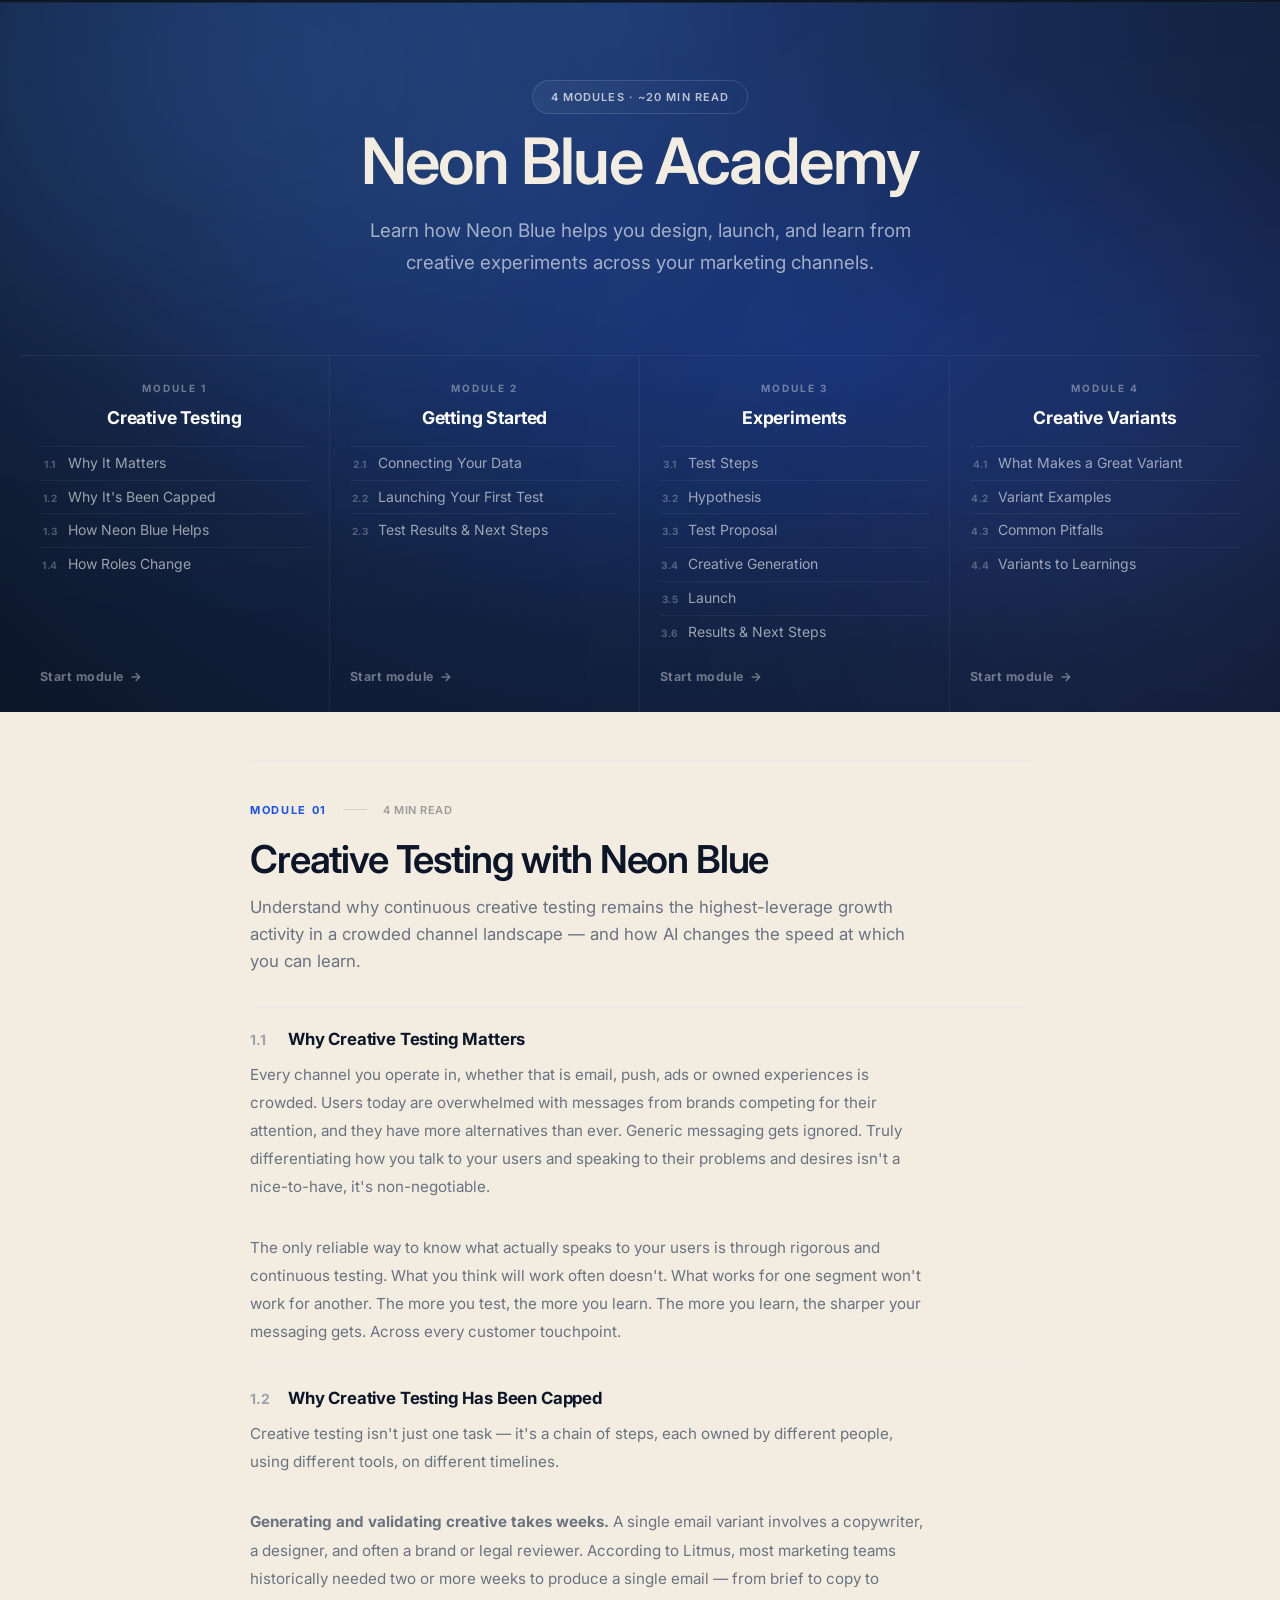
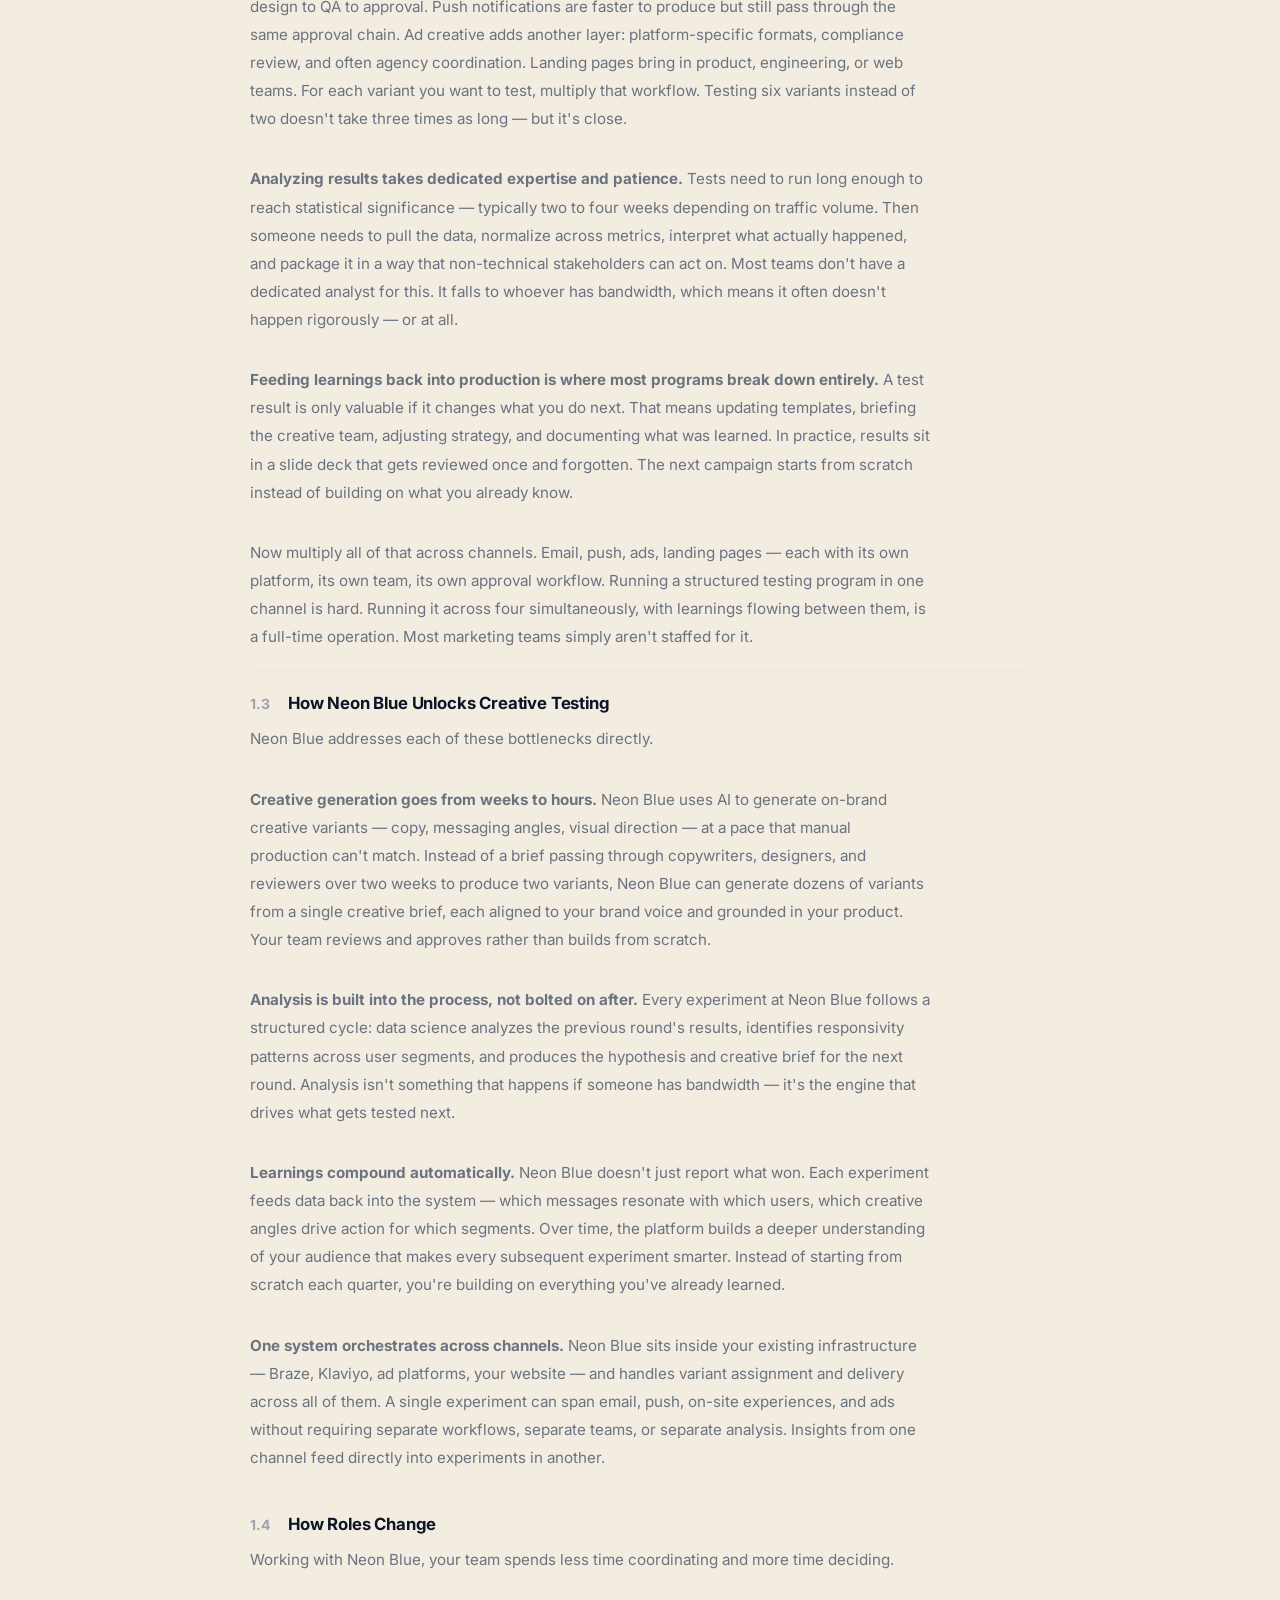
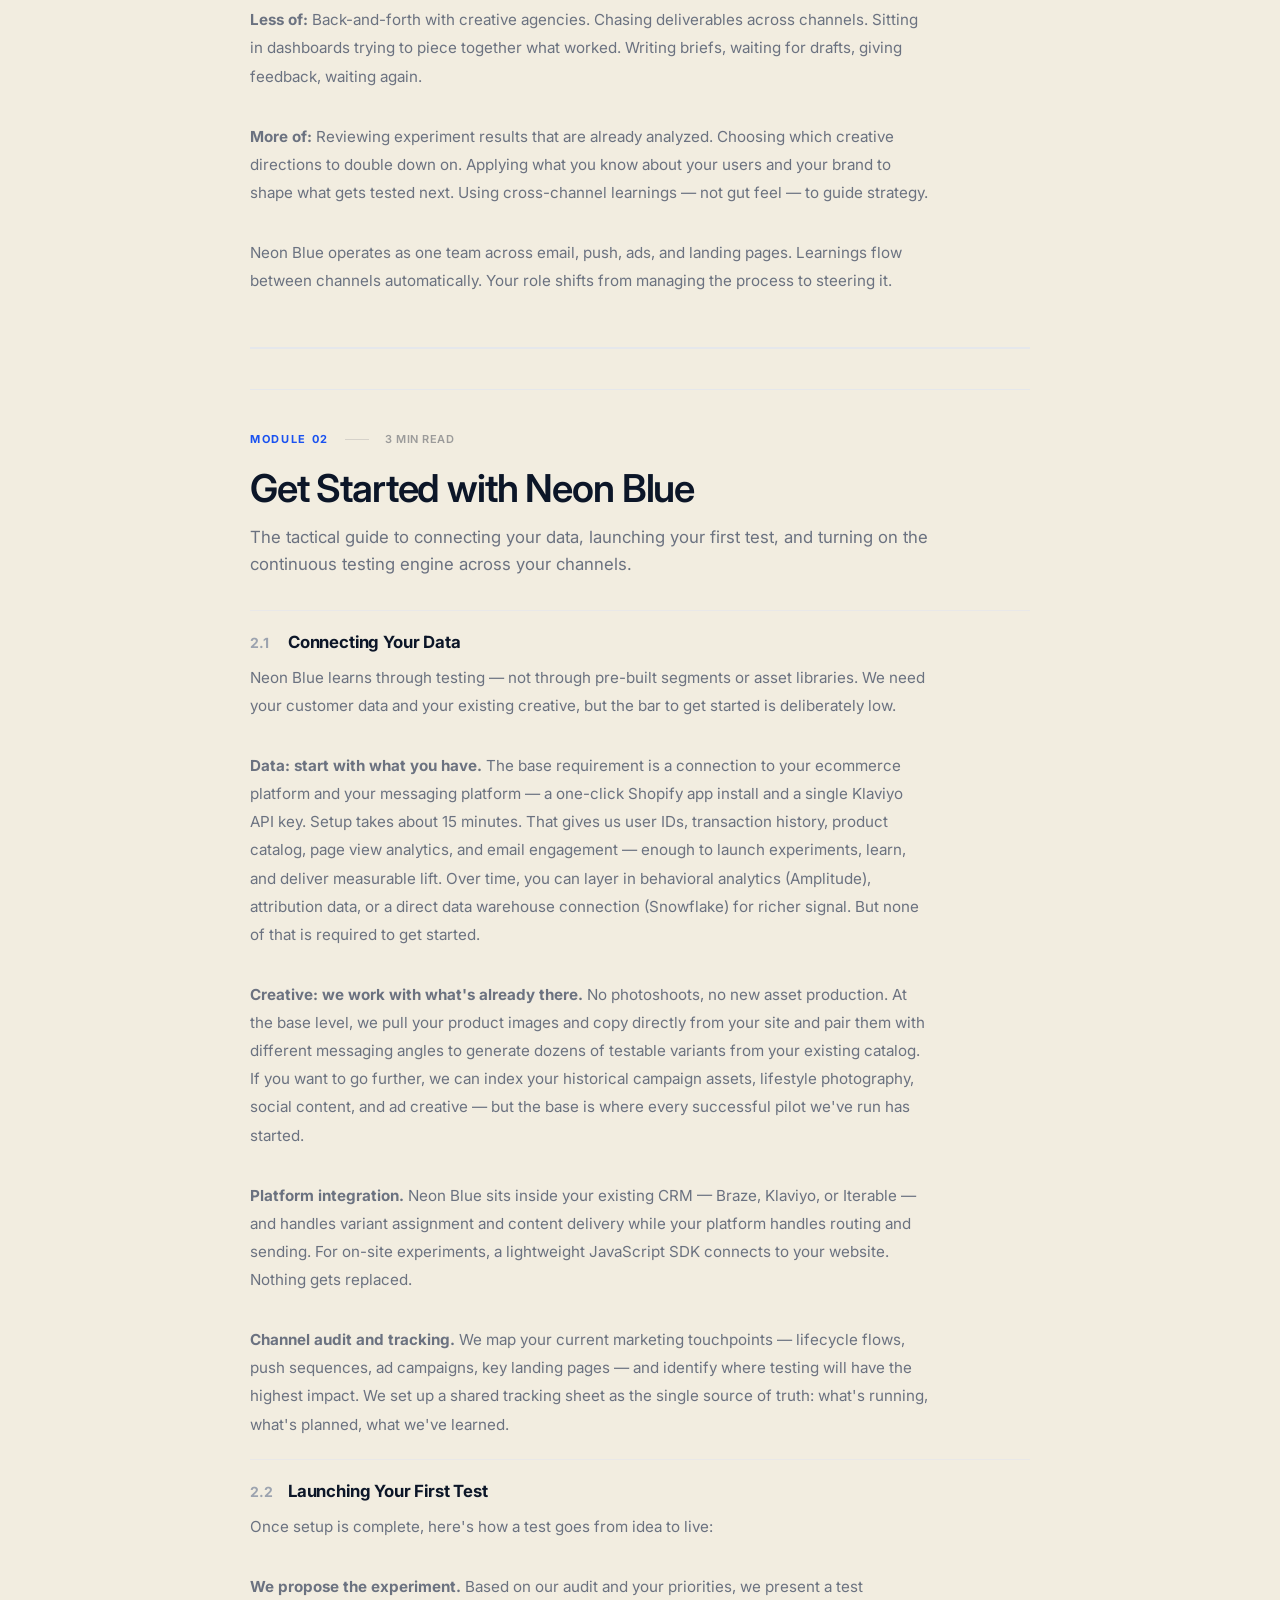
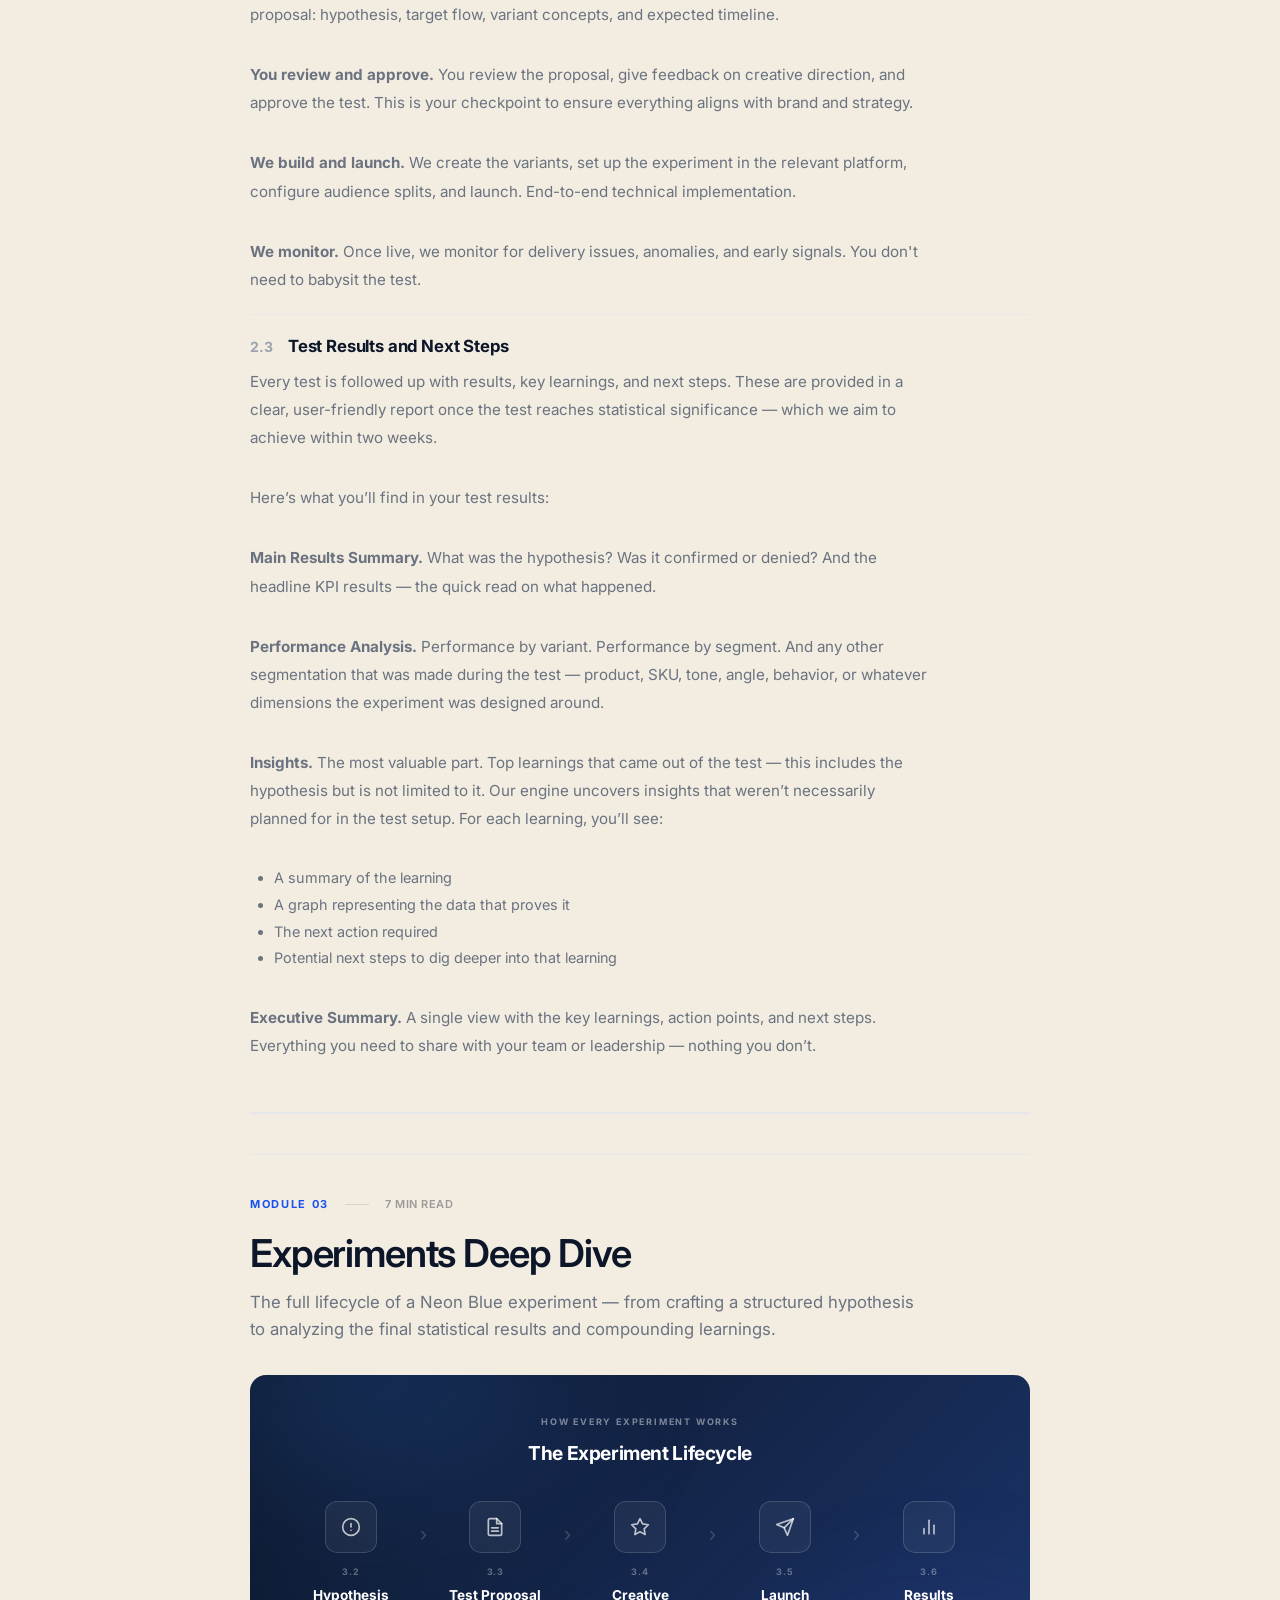
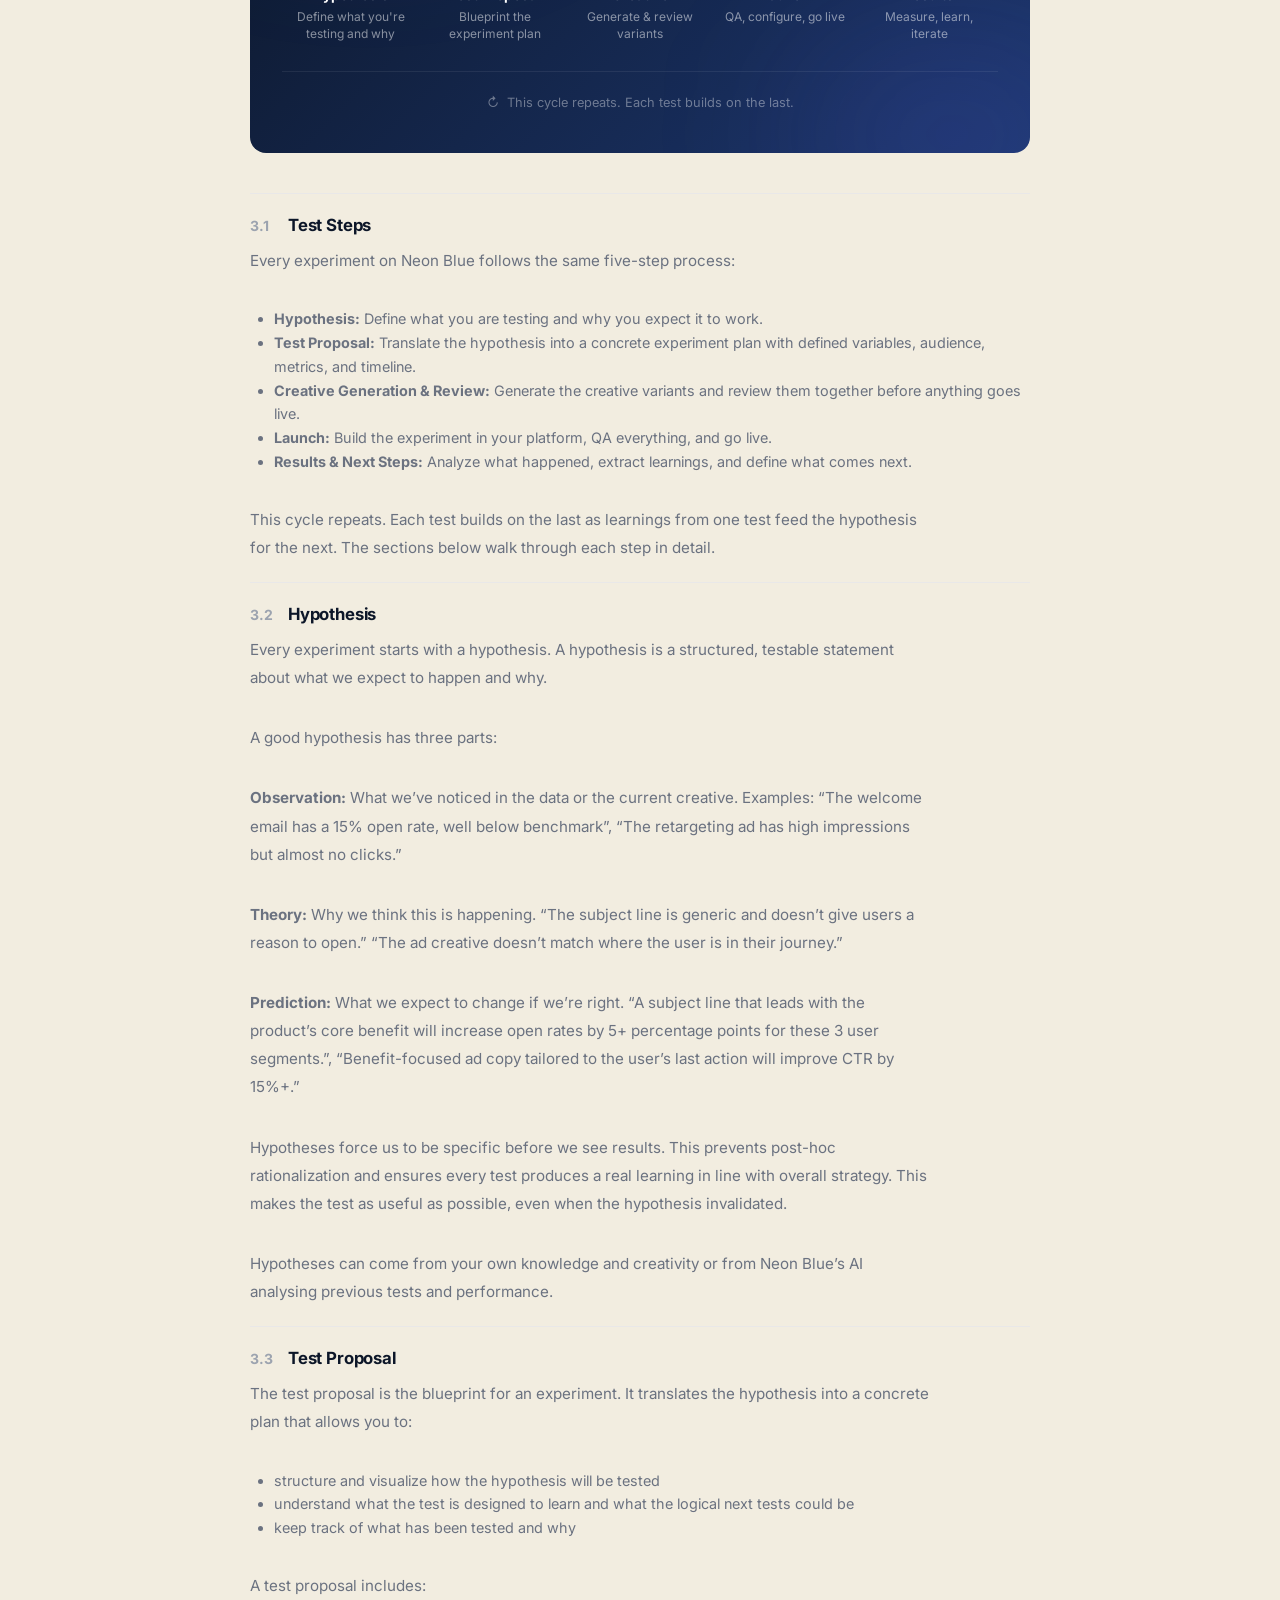
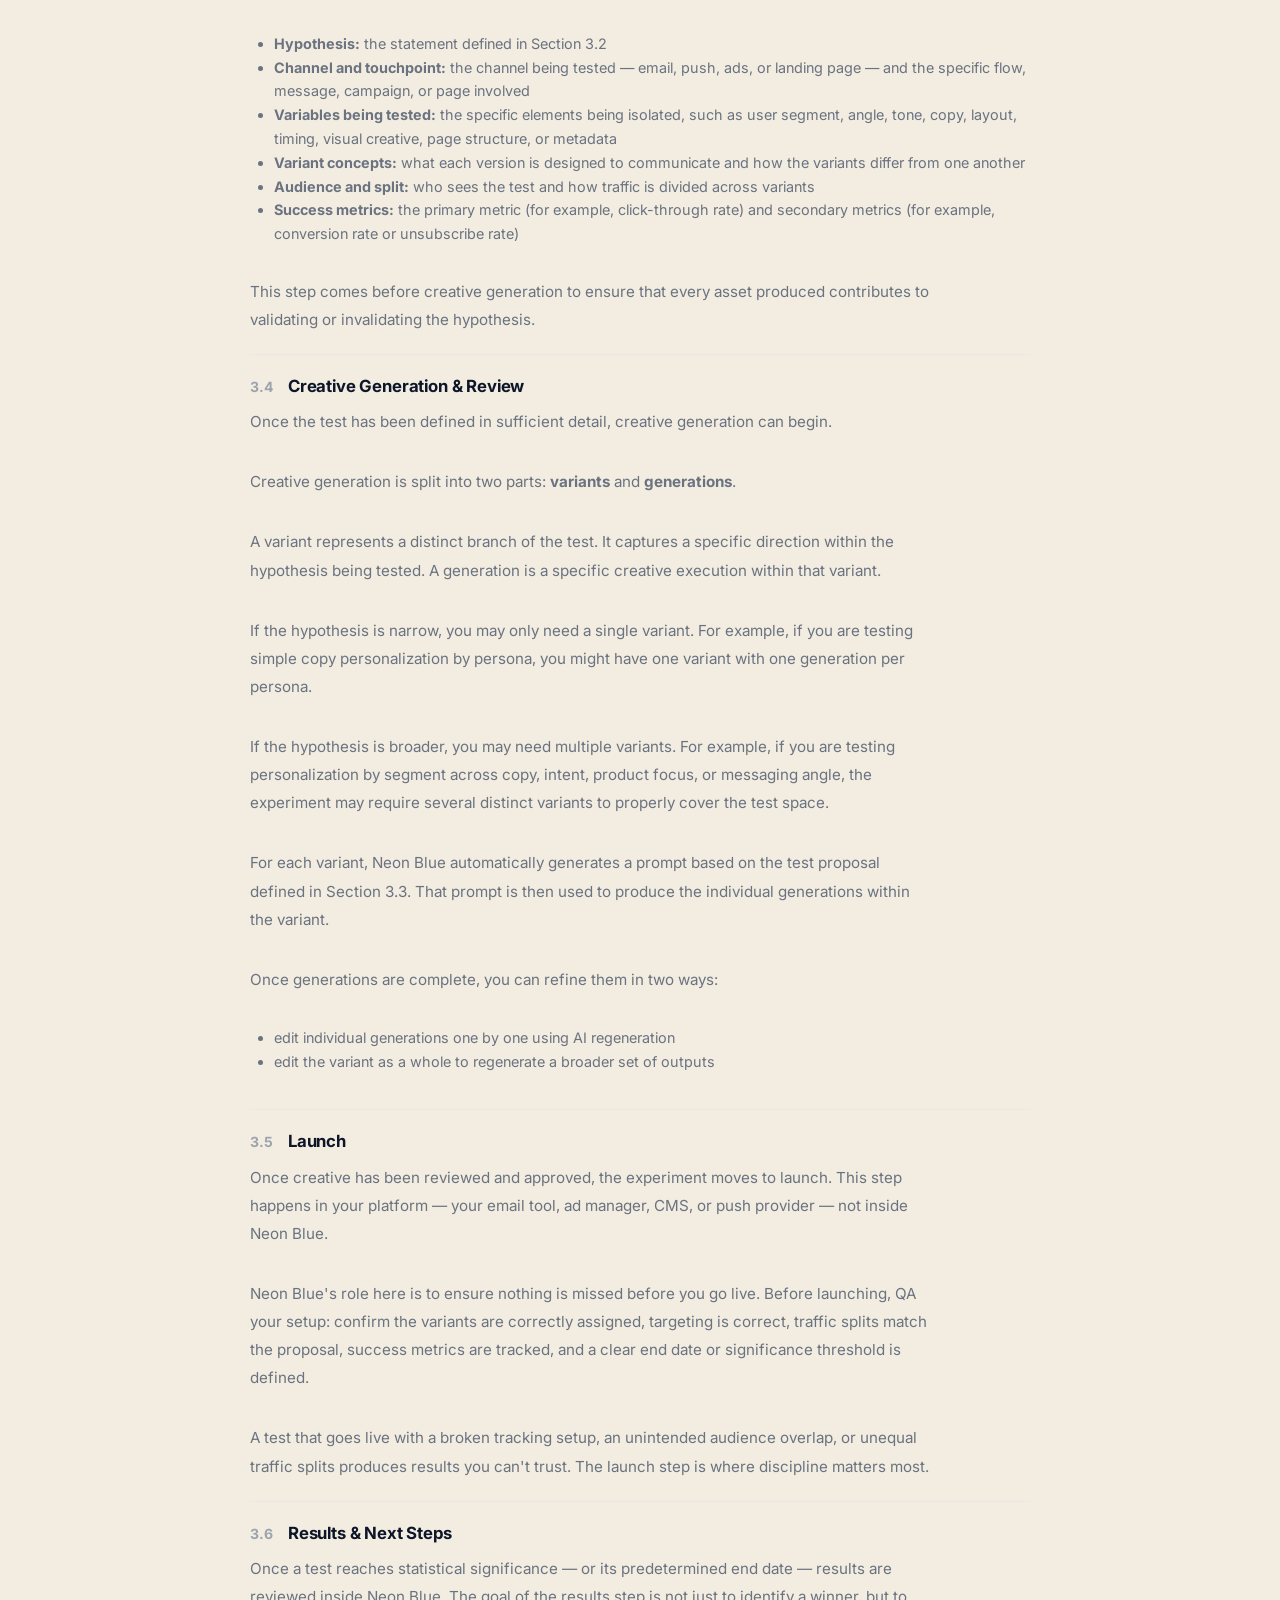
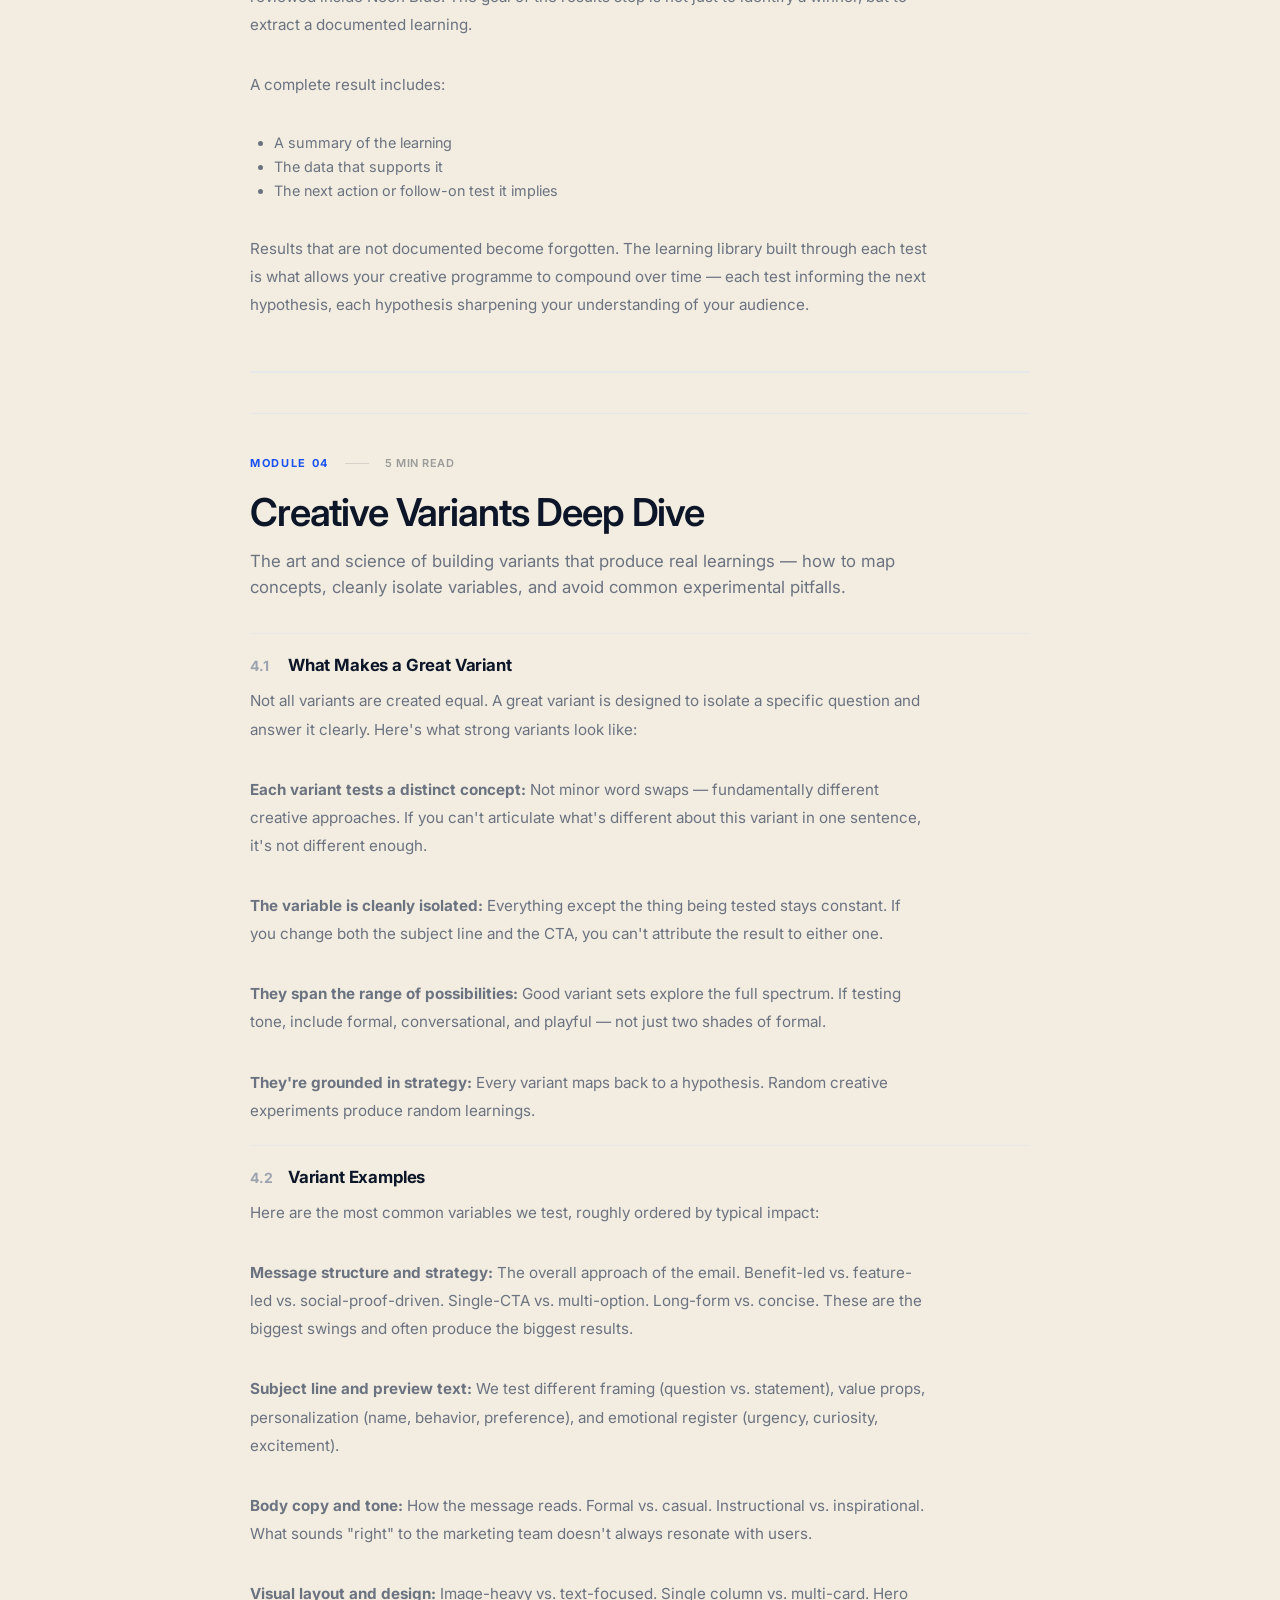
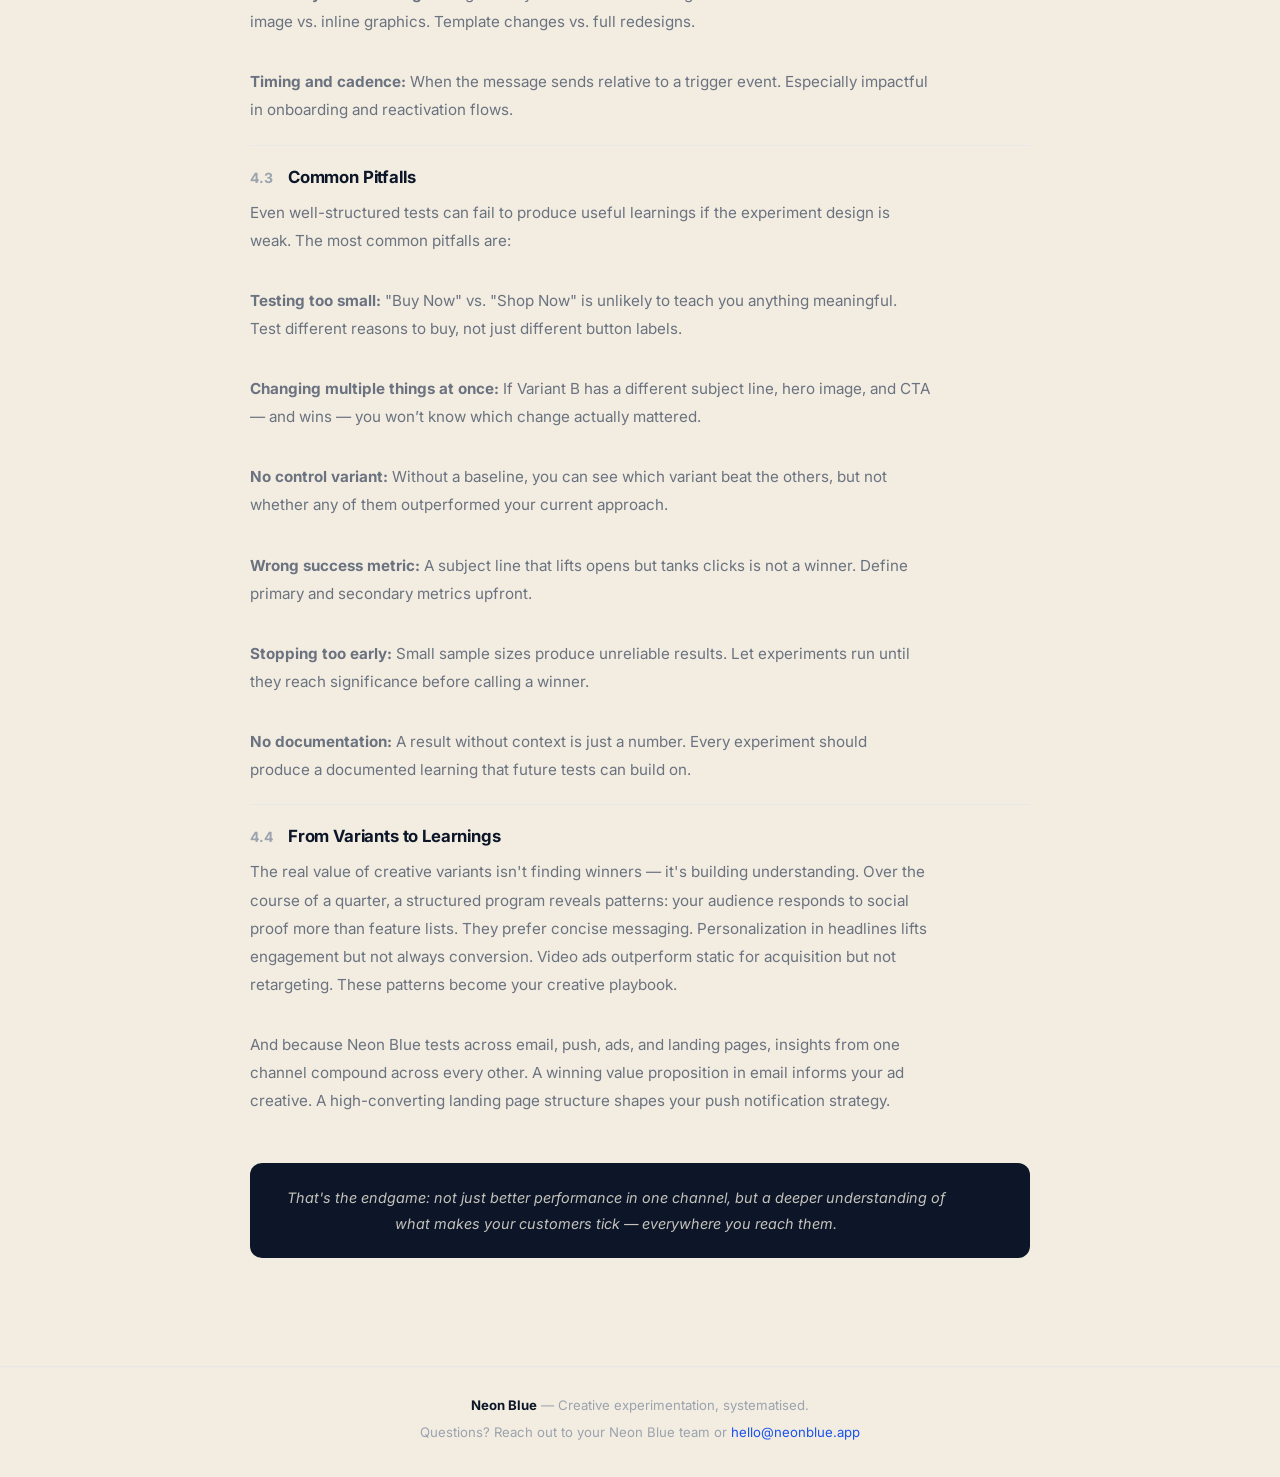
<file: education/index.html>
<!DOCTYPE html>
<html lang="en">

<head>
    <meta charset="UTF-8">
    <meta name="viewport" content="width=device-width, initial-scale=1.0">
    <title>Neon Blue Academy</title>
    <link rel="stylesheet" href="/education/styles.css">
    <style>
        body {
            background: var(--nb-cream);
            color: var(--nb-navy);
            margin: 0;
            scroll-behavior: smooth;
        }

        /* ── Shell: sidebar + content ── */
        .shell {
            display: block;
            min-height: 100vh;
        }

        /* ── Main content ── */
        .content {
            padding: 48px 40px 48px;
            max-width: 860px;
            margin: 0 auto;
        }

        .page-header {
            display: flex;
            flex-direction: column;
            justify-content: flex-end;
            align-items: center;
            text-align: center;
            padding: 80px 20px 0;
            background: radial-gradient(circle at top, #1c366e, #0c1628);
            position: relative;
            overflow: hidden;
            box-sizing: border-box;
        }

        .page-header::before {
            content: '';
            position: absolute;
            top: 0;
            left: 0;
            right: 0;
            bottom: 0;
            background: radial-gradient(ellipse 80% 60% at 65% 50%, rgba(26, 82, 240, 0.22) 0%, transparent 70%);
            pointer-events: none;
        }

        .page-header::after {
            content: '';
            position: absolute;
            top: -20%;
            left: -10%;
            width: 60%;
            height: 60%;
            background: rgba(59, 130, 246, 0.4);
            border-radius: 50%;
            filter: blur(140px);
            mix-blend-mode: screen;
            opacity: 0.6;
            pointer-events: none;
        }

        .page-header-glow-2 {
            content: '';
            position: absolute;
            top: 40%;
            right: -20%;
            width: 50%;
            height: 70%;
            background: rgba(99, 102, 241, 0.3);
            border-radius: 50%;
            filter: blur(160px);
            mix-blend-mode: screen;
            opacity: 0.5;
            pointer-events: none;
        }

        .page-eyebrow {
            display: inline-flex;
            align-items: center;
            gap: 12px;
            border: 1px solid rgba(255, 255, 255, 0.12);
            border-radius: 99px;
            padding: 7px 18px;
            font-size: 10px;
            font-weight: 700;
            text-transform: uppercase;
            letter-spacing: 0.2em;
            color: rgba(255, 255, 255, 0.55);
            background: linear-gradient(90deg, rgba(255, 255, 255, 0.05), transparent);
            backdrop-filter: blur(12px);
            margin-bottom: 28px;
            position: relative;
            z-index: 10;
        }

        .page-header h1 {
            font-size: clamp(2.6rem, 5vw, 4.2rem);
            font-weight: 600;
            letter-spacing: -0.025em;
            color: var(--nb-cream);
            margin: 0 0 20px;
            line-height: 1.08;
            position: relative;
            z-index: 10;
        }

        .page-header p {
            font-size: clamp(1rem, 2vw, 1.175rem);
            color: rgba(255, 255, 255, 0.6);
            line-height: 1.7;
            margin: 0 auto 40px;
            max-width: 560px;
            position: relative;
            z-index: 10;
        }

        .page-header-books {
            font-size: 1.6rem;
            letter-spacing: 0.15em;
            margin-bottom: 16px;
            position: relative;
            opacity: 0.9;
        }

        /* ── Module block ── */
        .module-block {
            display: grid;
            grid-template-columns: 1fr;
            margin-bottom: 40px;
            padding-bottom: 32px;
            border-bottom: 2px solid var(--nb-border);
        }

        .module-block:last-of-type {
            border-bottom: none;
            margin-bottom: 0;
            padding-bottom: 0;
        }

                /* Cleaned up module headers in HTML style attributes */

        .module-num-label {
            font-size: 1.3rem;
            font-weight: 700;
            letter-spacing: -0.025em;
            color: var(--nb-blue);
            white-space: nowrap;
        }

        .module-block-header h2 {
            font-size: 1.3rem;
            font-weight: 700;
            letter-spacing: -0.025em;
            color: var(--nb-blue);
            margin: 0;
            line-height: 1.2;
        }

        /* ── Reading time ── */
        .reading-time {
            font-size: 0.8rem;
            font-weight: 600;
            color: var(--nb-gray);
            letter-spacing: 0.02em;
            margin-left: auto;
            white-space: nowrap;
        }

        /* ── Section ── */
        .mod-section {
            padding: 20px 0;
            border-top: 1px solid rgba(229, 231, 235, 0.7);
            position: relative;
        }

        /* ── Section header (non-sticky) ── */
        .sticky-section-label {
            position: static;
            padding: 0;
            margin: 0 0 10px;
        }

        .sec-label {
            font-size: 1.05rem;
            font-weight: 700;
            color: var(--nb-gray-2);
            margin-right: 8px;
        }

        .mod-section h3 {
            font-size: 1.05rem;
            font-weight: 700;
            color: var(--nb-navy);
            margin: 0;
            letter-spacing: -0.01em;
            line-height: 1.3;
            display: inline;
        }

        .mod-section p {
            font-size: 0.95rem;
            color: var(--nb-gray);
            line-height: 1.85;
            margin: 0 0 16px;
            max-width: 680px;
        }

        .mod-section p:last-child {
            margin-bottom: 0;
        }



        /* ── Compact list ── */
        .c-list {
            display: flex;
            flex-direction: column;
            gap: 8px;
            margin-top: 14px;
        }

        .c-item {
            display: flex;
            gap: 10px;
            align-items: flex-start;
            padding: 12px 14px;
            background: transparent;
            border: 1px solid var(--nb-border);
            border-radius: 9px;
        }

        .c-dot {
            flex-shrink: 0;
            margin-top: 7px;
            width: 4px;
            height: 4px;
            border-radius: 50%;
            background: var(--nb-blue);
            opacity: 0.35;
        }

        .c-item p {
            font-size: 0.875rem;
            color: var(--nb-gray);
            line-height: 1.65;
            margin: 0;
        }

        .c-item strong {
            color: var(--nb-navy);
            font-weight: 600;
        }

        /* ── Pill row ── */
        .pill-row {
            display: grid;
            grid-template-columns: repeat(3, 1fr);
            gap: 10px;
            margin-top: 14px;
        }

        @media (max-width: 700px) {
            .pill-row {
                grid-template-columns: 1fr;
            }
        }

        .pill-card {
            padding: 16px 18px;
            background: transparent;
            border: 1px solid var(--nb-border);
            border-radius: 10px;
        }

        .pill-card h4 {
            font-size: 0.825rem;
            font-weight: 700;
            color: var(--nb-navy);
            margin: 0 0 5px;
        }

        .pill-card p {
            font-size: 0.8rem;
            color: var(--nb-gray);
            line-height: 1.65;
            margin: 0;
        }

        /* ── Numbered list ── */
        .n-list {
            display: flex;
            flex-direction: column;
            gap: 8px;
            margin-top: 14px;
        }

        .n-item {
            display: flex;
            gap: 12px;
            align-items: flex-start;
            padding: 12px 14px;
            background: transparent;
            border: 1px solid var(--nb-border);
            border-radius: 9px;
        }

        .n-circle {
            flex-shrink: 0;
            width: 24px;
            height: 24px;
            background: var(--nb-blue);
            border-radius: 50%;
            display: flex;
            align-items: center;
            justify-content: center;
            font-size: 0.7rem;
            font-weight: 700;
            color: white;
        }

        .n-item h4 {
            font-size: 0.85rem;
            font-weight: 700;
            color: var(--nb-navy);
            margin: 0 0 2px;
        }

        .n-item p {
            font-size: 0.825rem;
            color: var(--nb-gray);
            line-height: 1.65;
            margin: 0;
        }

        /* ── Hypothesis row ── */
        .hyp-row {
            display: grid;
            grid-template-columns: repeat(3, 1fr);
            gap: 10px;
            margin-top: 14px;
        }

        @media (max-width: 700px) {
            .hyp-row {
                grid-template-columns: 1fr;
            }
        }

        .hyp-card {
            padding: 16px 18px;
            background: transparent;
            border: 1px solid var(--nb-border);
            border-radius: 10px;
        }

        .hyp-n {
            font-size: 1.3rem;
            font-weight: 800;
            color: rgba(26, 82, 240, 0.15);
            line-height: 1;
            margin-bottom: 6px;
        }

        .hyp-card h4 {
            font-size: 0.825rem;
            font-weight: 700;
            color: var(--nb-navy);
            margin: 0 0 4px;
        }

        .hyp-card p {
            font-size: 0.8rem;
            color: var(--nb-gray);
            line-height: 1.65;
            margin: 0;
            font-style: italic;
        }

        /* ── Pitfall grid ── */
        .pitfall-row {
            display: grid;
            grid-template-columns: repeat(2, 1fr);
            gap: 8px;
            margin-top: 14px;
        }

        @media (max-width: 540px) {
            .pitfall-row {
                grid-template-columns: 1fr;
            }
        }

        .pitfall-cell {
            padding: 14px 16px;
            background: #FEF2F2;
            border: 1px solid rgba(239, 68, 68, 0.12);
            border-radius: 9px;
        }

        .pitfall-cell h4 {
            font-size: 0.825rem;
            font-weight: 700;
            color: #991B1B;
            margin: 0 0 3px;
        }

        .pitfall-cell p {
            font-size: 0.8rem;
            color: rgba(127, 29, 29, 0.75);
            line-height: 1.6;
            margin: 0;
        }

        /* ── Takeaway ── */
        .takeaway {
            margin-top: 14px;
            padding: 14px 18px;
            background: rgba(26, 82, 240, 0.05);
            border: 1px solid rgba(26, 82, 240, 0.15);
            border-left: 3px solid var(--nb-blue);
            border-radius: 9px;
        }

        .tk-lbl {
            font-size: 9px;
            font-weight: 700;
            text-transform: uppercase;
            letter-spacing: 0.15em;
            color: var(--nb-blue);
            margin-bottom: 4px;
        }

        .takeaway p {
            font-size: 0.875rem;
            color: var(--nb-navy-2);
            line-height: 1.7;
            font-style: italic;
            margin: 0;
        }

        /* ── Video placeholder ── */
        .video-placeholder {
            width: 100%;
            aspect-ratio: 16 / 9;
            background: #f0f1f4;
            border: 1.5px dashed #c8ccd6;
            border-radius: 12px;
            display: flex;
            flex-direction: column;
            align-items: center;
            justify-content: center;
            gap: 10px;
            color: #9aa0b0;
            cursor: pointer;
            transition: background 0.15s, border-color 0.15s;
            align-self: start;
            position: sticky;
            top: 72px;
        }

        .video-placeholder:hover {
            background: #e8eaf0;
            border-color: #b0b5c4;
        }

        .video-placeholder-icon {
            width: 44px;
            height: 44px;
            background: transparent;
            border-radius: 50%;
            display: flex;
            align-items: center;
            justify-content: center;
            box-shadow: 0 2px 8px rgba(0, 0, 0, 0.1);
        }

        .video-placeholder-icon svg {
            width: 18px;
            height: 18px;
            fill: #9aa0b0;
            margin-left: 2px;
        }

        .video-placeholder span {
            font-size: 0.8rem;
            font-weight: 500;
            letter-spacing: 0.01em;
        }

        /* ── Closing ── */
        .closing {
            margin-top: 16px;
            padding: 22px 26px;
            background: var(--nb-navy);
            border-radius: 12px;
        }

        .closing p {
            font-size: 0.9rem;
            color: rgba(242, 237, 224, 0.8);
            line-height: 1.75;
            font-style: italic;
            margin: 0;
            text-align: center;
        }

        /* ── Footer ── */
        .page-footer {
            margin-top: 40px;
            border-top: 1px solid var(--nb-border);
            padding: 28px 60px;
            text-align: center;
        }

        .page-footer p {
            font-size: 0.825rem;
            color: var(--nb-gray-2);
            margin: 0 0 6px;
            line-height: 1.6;
        }

        .page-footer strong {
            color: var(--nb-navy);
        }

        .page-footer a {
            color: var(--nb-blue);
            text-decoration: none;
        }

        /* ── Responsive ── */
        @media (max-width: 800px) {
            .content {
                padding: 32px 20px 48px;
            }
        }

        /* ── Back to top ── */
        .back-to-top {
            position: fixed;
            bottom: 28px;
            right: 28px;
            width: 40px;
            height: 40px;
            border-radius: 50%;
            background: var(--nb-navy);
            color: var(--nb-cream);
            border: none;
            cursor: pointer;
            font-size: 18px;
            display: flex;
            align-items: center;
            justify-content: center;
            opacity: 0;
            transform: translateY(10px);
            transition: opacity 0.25s, transform 0.25s;
            pointer-events: none;
            z-index: 80;
            box-shadow: 0 2px 8px rgba(0, 0, 0, 0.15);
        }

        .back-to-top.visible {
            opacity: 1;
            transform: translateY(0);
            pointer-events: auto;
        }

        .back-to-top:hover {
            background: var(--nb-blue);
        }

        /* ── Print ── */
        @media print {

            .top-bar,
            .back-to-top,
            .section-toggle {
                display: none !important;
            }

            .content {
                padding: 20px !important;
                max-width: 100% !important;
            }

            .page-footer {
                margin-top: 40px;
            }
        }
    
        @media (max-width: 768px) {
            .overview-grid {
                grid-template-columns: 1fr !important;
            }
        }

        @media (max-width: 960px) {
            .page-header .overview-grid { grid-template-columns: repeat(2, 1fr) !important; gap: 16px; }
            .page-header .overview-card { border-right: none !important; border-bottom: 1px solid rgba(255,255,255,0.1); }
        }
        @media (max-width: 600px) {
            .page-header .overview-grid { grid-template-columns: 1fr !important; }
        }

        /* ── Hero overview ── */
        .ov-grid { display: grid; grid-template-columns: repeat(4, 1fr); border-top: 1px solid rgba(255,255,255,0.06); overflow: hidden; }
        .ov-col { padding: 24px 20px; border-right: 1px solid rgba(255,255,255,0.06); display: flex; flex-direction: column; }
        .ov-col:last-child { border-right: none; }
        .ov-mod { font-size: 10px; font-weight: 700; color: rgba(255,255,255,0.38); text-transform: uppercase; letter-spacing: 0.2em; margin-bottom: 6px; }
        .ov-title { font-size: 1.1rem; font-weight: 700; letter-spacing: -0.01em; color: white; margin: 0 0 14px; }
        .ov-item { display: flex; align-items: baseline; gap: 8px; padding: 7px 0; border-top: 1px solid rgba(255,255,255,0.05); }
        .ov-num { font-size: 10px; font-weight: 700; color: rgba(255,255,255,0.28); letter-spacing: 0.06em; flex-shrink: 0; min-width: 20px; }
        .ov-label { font-size: 0.875rem; color: rgba(255,255,255,0.58); line-height: 1.35; }
        .ov-cta { display: inline-flex; align-items: center; gap: 6px; margin-top: auto; padding-top: 18px; font-size: 0.78rem; font-weight: 700; color: rgba(255,255,255,0.4); text-decoration: none; letter-spacing: 0.04em; transition: color 0.15s; }
        .ov-cta:hover { color: white; }
        .ov-cta::after { content: '→'; transition: transform 0.15s; }
        .ov-cta:hover::after { transform: translateX(3px); }

        /* ── Module header ── */
        .mod-header { position: relative; margin: 0 0 32px; padding: 40px 0 0; border-top: 1px solid var(--nb-border); }
        .mod-eyebrow { display: flex; align-items: baseline; gap: 16px; margin-bottom: 20px; }
        .mod-label { font-size: 11px; font-weight: 700; letter-spacing: 0.15em; text-transform: uppercase; color: var(--nb-blue); }
        .mod-rule { width: 24px; height: 1px; background: rgba(12,22,40,0.12); flex-shrink: 0; align-self: center; }
        .mod-read { font-size: 11px; font-weight: 600; color: rgba(12,22,40,0.38); text-transform: uppercase; letter-spacing: 0.05em; }
        .mod-header h2 { font-size: 2.4rem; font-weight: 600; letter-spacing: -0.03em; color: var(--nb-navy); margin: 0 0 14px; line-height: 1.08; }
        .mod-header > p { font-size: 1.05rem; color: var(--nb-gray); margin: 0; line-height: 1.6; max-width: 680px; }

        /* ── Section label ── */
        .sec-header { display: flex; align-items: baseline; gap: 10px; margin-bottom: 10px; }
        .sec-num { font-size: 0.875rem; font-weight: 700; color: var(--nb-gray-2); flex-shrink: 0; min-width: 28px; }

        </style>
</head>

<body>

    <!-- Module Progress Nav (slides in after hero) -->
    <div id="moduleNav" style="position: fixed; top: 3px; left: 0; right: 0; z-index: 1000; background: rgba(12,22,40,0.97); backdrop-filter: blur(16px); -webkit-backdrop-filter: blur(16px); border-bottom: 1px solid rgba(255,255,255,0.07); transform: translateY(-100%); transition: transform 0.3s ease;">
        <div style="max-width: 860px; margin: 0 auto; padding: 0 40px; display: flex; align-items: center; gap: 0; height: 48px;">
            <div style="font-size: 10px; font-weight: 700; color: rgba(255,255,255,0.3); text-transform: uppercase; letter-spacing: 0.18em; margin-right: 20px; white-space: nowrap; flex-shrink: 0;">Academy</div>
            <div style="height: 14px; width: 1px; background: rgba(255,255,255,0.1); margin-right: 16px; flex-shrink: 0;"></div>
            <div style="display: flex; gap: 2px; flex-grow: 1;">
                <a href="#module-1" class="mod-nav-pill" data-module="1" style="flex: 1; display: flex; align-items: center; justify-content: center; padding: 5px 10px; border-radius: 5px; text-decoration: none; font-size: 0.75rem; font-weight: 600; color: rgba(255,255,255,0.45); transition: all 0.2s; white-space: nowrap; overflow: hidden; text-overflow: ellipsis;">M1: Creative Testing</a>
                <a href="#module-2" class="mod-nav-pill" data-module="2" style="flex: 1; display: flex; align-items: center; justify-content: center; padding: 5px 10px; border-radius: 5px; text-decoration: none; font-size: 0.75rem; font-weight: 600; color: rgba(255,255,255,0.45); transition: all 0.2s; white-space: nowrap; overflow: hidden; text-overflow: ellipsis;">M2: Getting Started</a>
                <a href="#module-3" class="mod-nav-pill" data-module="3" style="flex: 1; display: flex; align-items: center; justify-content: center; padding: 5px 10px; border-radius: 5px; text-decoration: none; font-size: 0.75rem; font-weight: 600; color: rgba(255,255,255,0.45); transition: all 0.2s; white-space: nowrap; overflow: hidden; text-overflow: ellipsis;">M3: Experiments</a>
                <a href="#module-4" class="mod-nav-pill" data-module="4" style="flex: 1; display: flex; align-items: center; justify-content: center; padding: 5px 10px; border-radius: 5px; text-decoration: none; font-size: 0.75rem; font-weight: 600; color: rgba(255,255,255,0.45); transition: all 0.2s; white-space: nowrap; overflow: hidden; text-overflow: ellipsis;">M4: Creative Variants</a>
            </div>
        </div>
    </div>
    <style>
        .mod-nav-pill.active { color: white !important; background: rgba(26,82,240,0.3) !important; }
        .mod-nav-pill:hover { color: white !important; background: rgba(255,255,255,0.08) !important; }
    </style>

    <div class="page-header">
        <div class="page-eyebrow" style="color: rgba(255,255,255,0.7); margin-bottom: 12px; font-size: 11px; font-weight: 600; letter-spacing: 0.1em; text-transform: uppercase;">4 Modules · ~20 min read</div>
        <h1>Neon Blue Academy</h1>
        <p>Learn how Neon Blue helps you design, launch, and learn from creative experiments across your marketing channels.</p>


        <!-- Curriculum overview — visual transition into content -->
        <div class="page-header-glow-2"></div>
        <div class="academy-overview" style="margin-top: 36px; width: 100%; position: relative; z-index: 10;">
            <div class="ov-grid">

                    <div class="ov-col">
                        <div class="ov-mod">Module 1</div>
                        <h3 class="ov-title">Creative Testing</h3>
                        <div class="ov-item"><span class="ov-num">1.1</span><span class="ov-label">Why It Matters</span></div>
                        <div class="ov-item"><span class="ov-num">1.2</span><span class="ov-label">Why It's Been Capped</span></div>
                        <div class="ov-item"><span class="ov-num">1.3</span><span class="ov-label">How Neon Blue Helps</span></div>
                        <div class="ov-item"><span class="ov-num">1.4</span><span class="ov-label">How Roles Change</span></div>
                        <a href="#module-1" class="ov-cta">Start module</a>
                    </div>

                    <div class="ov-col">
                        <div class="ov-mod">Module 2</div>
                        <h3 class="ov-title">Getting Started</h3>
                        <div class="ov-item"><span class="ov-num">2.1</span><span class="ov-label">Connecting Your Data</span></div>
                        <div class="ov-item"><span class="ov-num">2.2</span><span class="ov-label">Launching Your First Test</span></div>
                        <div class="ov-item"><span class="ov-num">2.3</span><span class="ov-label">Test Results &amp; Next Steps</span></div>
                        <a href="#module-2" class="ov-cta">Start module</a>
                    </div>

                    <div class="ov-col">
                        <div class="ov-mod">Module 3</div>
                        <h3 class="ov-title">Experiments</h3>
                        <div class="ov-item"><span class="ov-num">3.1</span><span class="ov-label">Test Steps</span></div>
                        <div class="ov-item"><span class="ov-num">3.2</span><span class="ov-label">Hypothesis</span></div>
                        <div class="ov-item"><span class="ov-num">3.3</span><span class="ov-label">Test Proposal</span></div>
                        <div class="ov-item"><span class="ov-num">3.4</span><span class="ov-label">Creative Generation</span></div>
                        <div class="ov-item"><span class="ov-num">3.5</span><span class="ov-label">Launch</span></div>
                        <div class="ov-item"><span class="ov-num">3.6</span><span class="ov-label">Results &amp; Next Steps</span></div>
                        <a href="#module-3" class="ov-cta">Start module</a>
                    </div>

                    <div class="ov-col">
                        <div class="ov-mod">Module 4</div>
                        <h3 class="ov-title">Creative Variants</h3>
                        <div class="ov-item"><span class="ov-num">4.1</span><span class="ov-label">What Makes a Great Variant</span></div>
                        <div class="ov-item"><span class="ov-num">4.2</span><span class="ov-label">Variant Examples</span></div>
                        <div class="ov-item"><span class="ov-num">4.3</span><span class="ov-label">Common Pitfalls</span></div>
                        <div class="ov-item"><span class="ov-num">4.4</span><span class="ov-label">Variants to Learnings</span></div>
                        <a href="#module-4" class="ov-cta">Start module</a>
                    </div>

            </div><!-- /overview-grid -->
        </div><!-- /academy-overview -->
    </div><!-- /page-header -->

    <div class="shell">
        <main class="content">





            <!-- ══ MODULE 1 ══ -->
            <div class="module-block" id="module-1">
                <div class="mod-header">
                    <div class="mod-eyebrow">
                        <span class="mod-label">Module 01</span>
                        <span class="mod-rule"></span>
                        <span class="mod-read">4 min read</span>
                    </div>
                    <h2>Creative Testing with Neon Blue</h2>
                    <p>
                        Understand why continuous creative testing remains the highest-leverage growth activity in a crowded channel landscape — and how AI changes the speed at which you can learn.
                    </p>
                </div>

                <div class="mod-section" id="s-1-1">
                    <div class="sec-header"><span class="sec-num">1.1</span><h3>Why Creative Testing Matters</h3></div>
                    <div class="section-body">
                        <p>Every channel you operate in, whether that is email, push, ads or owned experiences is crowded. Users today are overwhelmed with messages from brands competing for their attention, and they have more alternatives than ever. Generic messaging gets ignored. Truly differentiating how you talk to your users and speaking to their problems and desires isn't a nice-to-have, it's non-negotiable.</p>
                        <p>The only reliable way to know what actually speaks to your users is through rigorous and continuous testing. What you think will work often doesn't. What works for one segment won't work for another. The more you test, the more you learn. The more you learn, the sharper your messaging gets. Across every customer touchpoint.</p>

                    </div>
                </div>

                <div class="mod-section" id="s-1-2">
                    <div class="sec-header"><span class="sec-num">1.2</span><h3>Why Creative Testing Has Been Capped</h3></div>
                    <div class="section-body">
                        <p>Creative testing isn't just one task — it's a chain of steps, each owned by different people,
                            using different tools, on different timelines.</p>
                        <p><strong>Generating and validating creative takes weeks.</strong> A single email variant
                            involves
                            a copywriter, a designer, and often a brand or legal reviewer. According to Litmus, most
                            marketing teams historically needed two or more weeks to produce a single email — from brief
                            to
                            copy to design to QA to approval. Push notifications are faster to produce but still pass
                            through the same approval chain. Ad creative adds another layer: platform-specific formats,
                            compliance review, and often agency coordination. Landing pages bring in product,
                            engineering,
                            or web teams. For each variant you want to test, multiply that workflow. Testing six
                            variants
                            instead of two doesn't take three times as long — but it's close.</p>
                        <p><strong>Analyzing results takes dedicated expertise and patience.</strong> Tests need to run
                            long
                            enough to reach statistical significance — typically two to four weeks depending on traffic
                            volume. Then someone needs to pull the data, normalize across metrics, interpret what
                            actually
                            happened, and package it in a way that non-technical stakeholders can act on. Most teams
                            don't
                            have a dedicated analyst for this. It falls to whoever has bandwidth, which means it often
                            doesn't happen rigorously — or at all.</p>
                        <p><strong>Feeding learnings back into production is where most programs break down
                                entirely.</strong> A test result is only valuable if it changes what you do next. That
                            means
                            updating templates, briefing the creative team, adjusting strategy, and documenting what was
                            learned. In practice, results sit in a slide deck that gets reviewed once and forgotten. The
                            next campaign starts from scratch instead of building on what you already know.</p>
                        <p>Now multiply all of that across channels. Email, push, ads, landing pages — each with its own
                            platform, its own team, its own approval workflow. Running a structured testing program in
                            one
                            channel is hard. Running it across four simultaneously, with learnings flowing between them,
                            is
                            a full-time operation. Most marketing teams simply aren't staffed for it.</p>


                    </div>
                </div>

                <div class="mod-section" id="s-1-3">
                    <div class="sec-header"><span class="sec-num">1.3</span><h3>How Neon Blue Unlocks Creative Testing</h3></div>
                    <div class="section-body">
                        <p>Neon Blue addresses each of these bottlenecks directly.</p>
                        <p><strong>Creative generation goes from weeks to hours.</strong> Neon Blue uses AI to generate
                            on-brand creative variants — copy, messaging angles, visual direction — at a pace that
                            manual
                            production can't match. Instead of a brief passing through copywriters, designers, and
                            reviewers
                            over two weeks to produce two variants, Neon Blue can generate dozens of variants from a
                            single
                            creative brief, each aligned to your brand voice and grounded in your product. Your team
                            reviews
                            and approves rather than builds from scratch.</p>
                        <p><strong>Analysis is built into the process, not bolted on after.</strong> Every experiment at
                            Neon Blue follows a structured cycle: data science analyzes the previous round's results,
                            identifies responsivity patterns across user segments, and produces the hypothesis and
                            creative
                            brief for the next round. Analysis isn't something that happens if someone has bandwidth —
                            it's
                            the engine that drives what gets tested next.</p>
                        <p><strong>Learnings compound automatically.</strong> Neon Blue doesn't just report what won.
                            Each
                            experiment feeds data back into the system — which messages resonate with which users, which
                            creative angles drive action for which segments. Over time, the platform builds a deeper
                            understanding of your audience that makes every subsequent experiment smarter. Instead of
                            starting from scratch each quarter, you're building on everything you've already learned.
                        </p>
                        <p><strong>One system orchestrates across channels.</strong> Neon Blue sits inside your existing
                            infrastructure — Braze, Klaviyo, ad platforms, your website — and handles variant assignment
                            and
                            delivery across all of them. A single experiment can span email, push, on-site experiences,
                            and
                            ads without requiring separate workflows, separate teams, or separate analysis. Insights
                            from
                            one channel feed directly into experiments in another.</p>


                    </div>
                </div>

                <div class="mod-section" id="s-1-4">
                    <div class="sec-header"><span class="sec-num">1.4</span><h3>How Roles Change</h3></div>
                    <div class="section-body">
                        <p>Working with Neon Blue, your team spends less time coordinating and more time deciding.</p>
                        <p><strong>Less of:</strong> Back-and-forth with creative agencies. Chasing deliverables across
                            channels. Sitting in dashboards trying to piece together what worked. Writing briefs,
                            waiting
                            for drafts, giving feedback, waiting again.</p>
                        <p><strong>More of:</strong> Reviewing experiment results that are already analyzed. Choosing
                            which
                            creative directions to double down on. Applying what you know about your users and your
                            brand to
                            shape what gets tested next. Using cross-channel learnings — not gut feel — to guide
                            strategy.
                        </p>
                        <p>Neon Blue operates as one team across email, push, ads, and landing pages. Learnings flow
                            between
                            channels automatically. Your role shifts from managing the process to steering it.</p>


                    </div>
                </div>
            </div>

            <!-- ══ MODULE 2 ══ -->
            <div class="module-block" id="module-2">
                <div class="mod-header">
                    <div class="mod-eyebrow">
                        <span class="mod-label">Module 02</span>
                        <span class="mod-rule"></span>
                        <span class="mod-read">3 min read</span>
                    </div>
                    <h2>Get Started with Neon Blue</h2>
                    <p>
                        The tactical guide to connecting your data, launching your first test, and turning on the continuous testing engine across your channels.
                    </p>
                </div>

                <div class="mod-section" id="s-2-1">
                    <div class="sec-header"><span class="sec-num">2.1</span><h3>Connecting Your Data</h3></div>
                    <div class="section-body">
                        <p>Neon Blue learns through testing — not through pre-built segments or asset libraries. We need
                            your customer data and your existing creative, but the bar to get started is deliberately
                            low.
                        </p>
                        <p><strong>Data: start with what you have.</strong> The base requirement is a connection to your
                            ecommerce platform and your messaging platform — a one-click Shopify app install and a
                            single
                            Klaviyo API key. Setup takes about 15 minutes. That gives us user IDs, transaction history,
                            product catalog, page view analytics, and email engagement — enough to launch experiments,
                            learn, and deliver measurable lift. Over time, you can layer in behavioral analytics
                            (Amplitude), attribution data, or a direct data warehouse connection (Snowflake) for richer
                            signal. But none of that is required to get started.</p>
                        <p><strong>Creative: we work with what's already there.</strong> No photoshoots, no new asset
                            production. At the base level, we pull your product images and copy directly from your site
                            and
                            pair them with different messaging angles to generate dozens of testable variants from your
                            existing catalog. If you want to go further, we can index your historical campaign assets,
                            lifestyle photography, social content, and ad creative — but the base is where every
                            successful
                            pilot we've run has started.</p>
                        <p><strong>Platform integration.</strong> Neon Blue sits inside your existing CRM — Braze,
                            Klaviyo,
                            or Iterable — and handles variant assignment and content delivery while your platform
                            handles
                            routing and sending. For on-site experiments, a lightweight JavaScript SDK connects to your
                            website. Nothing gets replaced.</p>
                        <p><strong>Channel audit and tracking.</strong> We map your current marketing touchpoints —
                            lifecycle flows, push sequences, ad campaigns, key landing pages — and identify where
                            testing
                            will have the highest impact. We set up a shared tracking sheet as the single source of
                            truth:
                            what's running, what's planned, what we've learned.</p>


                    </div>
                </div>

                <div class="mod-section" id="s-2-2">
                    <div class="sec-header"><span class="sec-num">2.2</span><h3>Launching Your First Test</h3></div>
                    <div class="section-body">
                        <p>Once setup is complete, here's how a test goes from idea to live:</p>
                        <p><strong>We propose the experiment.</strong> Based on our audit and your priorities, we
                            present a
                            test proposal: hypothesis, target flow, variant concepts, and expected timeline.</p>
                        <p><strong>You review and approve.</strong> You review the proposal, give feedback on creative
                            direction, and approve the test. This is your checkpoint to ensure everything aligns with
                            brand
                            and strategy.</p>
                        <p><strong>We build and launch.</strong> We create the variants, set up the experiment in the
                            relevant platform, configure audience splits, and launch. End-to-end technical
                            implementation.
                        </p>
                        <p><strong>We monitor.</strong> Once live, we monitor for delivery issues, anomalies, and early
                            signals. You don't need to babysit the test.</p>


                    </div>
                </div>

                <div class="mod-section" id="s-2-3">
                    <div class="sec-header"><span class="sec-num">2.3</span><h3>Test Results and Next Steps</h3></div>
                    <div class="section-body">
                        <p>Every test is followed up with results, key learnings, and next steps. These are provided in
                            a clear, user-friendly report once the test reaches statistical significance — which we aim
                            to achieve within two weeks.</p>
                        <p>Here’s what you’ll find in your test results:</p>
                        <p><strong>Main Results Summary.</strong> What was the hypothesis? Was it confirmed or denied?
                            And the headline KPI results — the quick read on what happened.</p>
                        <p><strong>Performance Analysis.</strong> Performance by variant. Performance by segment. And
                            any other segmentation that was made during the test — product, SKU, tone, angle, behavior,
                            or whatever dimensions the experiment was designed around.</p>
                        <p><strong>Insights.</strong> The most valuable part. Top learnings that came out of the test —
                            this includes the hypothesis but is not limited to it. Our engine uncovers insights that
                            weren’t necessarily planned for in the test setup. For each learning, you’ll see:</p>
                        <ul
                            style="font-size: 0.9rem; color: var(--nb-gray); line-height: 1.85; margin: 0 0 16px; padding-left: 24px;">
                            <li>A summary of the learning</li>
                            <li>A graph representing the data that proves it</li>
                            <li>The next action required</li>
                            <li>Potential next steps to dig deeper into that learning</li>
                        </ul>
                        <p><strong>Executive Summary.</strong> A single view with the key learnings, action points, and
                            next steps. Everything you need to share with your team or leadership — nothing you don’t.
                        </p>
                    </div>
                </div>
            </div>

            <!-- ══ MODULE 3 ══ -->
            <div class="module-block" id="module-3">
                <div class="mod-header">
                    <div class="mod-eyebrow">
                        <span class="mod-label">Module 03</span>
                        <span class="mod-rule"></span>
                        <span class="mod-read">7 min read</span>
                    </div>
                    <h2>Experiments Deep Dive</h2>
                    <p>
                        The full lifecycle of a Neon Blue experiment — from crafting a structured hypothesis to analyzing the final statistical results and compounding learnings.
                    </p>
                </div>

                <!-- Experiment lifecycle diagram at the top -->
                <div class="experiment-illustration" style="margin: 0 0 40px; padding: 40px 32px; background: linear-gradient(135deg, #0c1628 0%, #1c366e 100%); border-radius: 16px; overflow: hidden; position: relative;">
                    <div style="position:absolute;top:-30%;left:-10%;width:50%;height:60%;background:rgba(59,130,246,0.2);border-radius:50%;filter:blur(80px);pointer-events:none;"></div>
                    <div style="position:absolute;bottom:-20%;right:-10%;width:40%;height:50%;background:rgba(99,102,241,0.15);border-radius:50%;filter:blur(80px);pointer-events:none;"></div>
                    <div style="position:relative;z-index:2;">
                        <div style="text-align:center;margin-bottom:32px;">
                            <div style="font-size:9px;font-weight:700;text-transform:uppercase;letter-spacing:0.2em;color:rgba(255,255,255,0.45);margin-bottom:8px;">How every experiment works</div>
                            <h3 style="font-size:1.2rem;font-weight:700;color:white;margin:0;letter-spacing:-0.02em;">The Experiment Lifecycle</h3>
                        </div>
                        <div style="display:flex;justify-content:center;align-items:flex-start;gap:0;max-width:840px;margin:0 auto;">
                            <div class="exp-step" style="flex:1;text-align:center;padding:0 8px;">
                                <div class="exp-icon" style="width:52px;height:52px;margin:0 auto 12px;border-radius:12px;background:rgba(255,255,255,0.05);border:1px solid rgba(255,255,255,0.15);display:flex;align-items:center;justify-content:center;">
                                    <svg width="20" height="20" viewBox="0 0 24 24" fill="none" stroke="rgba(255,255,255,0.7)" stroke-width="2" stroke-linecap="round" stroke-linejoin="round"><circle cx="12" cy="12" r="10"></circle><line x1="12" y1="8" x2="12" y2="12"></line><line x1="12" y1="16" x2="12.01" y2="16"></line></svg>
                                </div>
                                <div style="font-size:9px;font-weight:700;color:rgba(255,255,255,0.35);text-transform:uppercase;letter-spacing:0.1em;margin-bottom:4px;">3.2</div>
                                <div style="font-size:0.85rem;font-weight:700;color:white;margin-bottom:3px;">Hypothesis</div>
                                <div style="font-size:0.75rem;color:rgba(255,255,255,0.5);line-height:1.4;">Define what you're testing and why</div>
                            </div>
                            <div style="color:rgba(255,255,255,0.18);font-size:1.2rem;padding-top:18px;flex-shrink:0;">›</div>
                            <div class="exp-step" style="flex:1;text-align:center;padding:0 8px;">
                                <div class="exp-icon" style="width:52px;height:52px;margin:0 auto 12px;border-radius:12px;background:rgba(255,255,255,0.05);border:1px solid rgba(255,255,255,0.15);display:flex;align-items:center;justify-content:center;">
                                    <svg width="20" height="20" viewBox="0 0 24 24" fill="none" stroke="rgba(255,255,255,0.7)" stroke-width="2" stroke-linecap="round" stroke-linejoin="round"><path d="M14 2H6a2 2 0 0 0-2 2v16a2 2 0 0 0 2 2h12a2 2 0 0 0 2-2V8z"></path><polyline points="14 2 14 8 20 8"></polyline><line x1="16" y1="13" x2="8" y2="13"></line><line x1="16" y1="17" x2="8" y2="17"></line></svg>
                                </div>
                                <div style="font-size:9px;font-weight:700;color:rgba(255,255,255,0.35);text-transform:uppercase;letter-spacing:0.1em;margin-bottom:4px;">3.3</div>
                                <div style="font-size:0.85rem;font-weight:700;color:white;margin-bottom:3px;">Test Proposal</div>
                                <div style="font-size:0.75rem;color:rgba(255,255,255,0.5);line-height:1.4;">Blueprint the experiment plan</div>
                            </div>
                            <div style="color:rgba(255,255,255,0.18);font-size:1.2rem;padding-top:18px;flex-shrink:0;">›</div>
                            <div class="exp-step" style="flex:1;text-align:center;padding:0 8px;">
                                <div class="exp-icon" style="width:52px;height:52px;margin:0 auto 12px;border-radius:12px;background:rgba(255,255,255,0.05);border:1px solid rgba(255,255,255,0.15);display:flex;align-items:center;justify-content:center;">
                                    <svg width="20" height="20" viewBox="0 0 24 24" fill="none" stroke="rgba(255,255,255,0.7)" stroke-width="2" stroke-linecap="round" stroke-linejoin="round"><polygon points="12 2 15.09 8.26 22 9.27 17 14.14 18.18 21.02 12 17.77 5.82 21.02 7 14.14 2 9.27 8.91 8.26 12 2"></polygon></svg>
                                </div>
                                <div style="font-size:9px;font-weight:700;color:rgba(255,255,255,0.35);text-transform:uppercase;letter-spacing:0.1em;margin-bottom:4px;">3.4</div>
                                <div style="font-size:0.85rem;font-weight:700;color:white;margin-bottom:3px;">Creative</div>
                                <div style="font-size:0.75rem;color:rgba(255,255,255,0.5);line-height:1.4;">Generate &amp; review variants</div>
                            </div>
                            <div style="color:rgba(255,255,255,0.18);font-size:1.2rem;padding-top:18px;flex-shrink:0;">›</div>
                            <div class="exp-step" style="flex:1;text-align:center;padding:0 8px;">
                                <div class="exp-icon" style="width:52px;height:52px;margin:0 auto 12px;border-radius:12px;background:rgba(255,255,255,0.05);border:1px solid rgba(255,255,255,0.15);display:flex;align-items:center;justify-content:center;">
                                    <svg width="20" height="20" viewBox="0 0 24 24" fill="none" stroke="rgba(255,255,255,0.7)" stroke-width="2" stroke-linecap="round" stroke-linejoin="round"><line x1="22" y1="2" x2="11" y2="13"></line><polygon points="22 2 15 22 11 13 2 9 22 2"></polygon></svg>
                                </div>
                                <div style="font-size:9px;font-weight:700;color:rgba(255,255,255,0.35);text-transform:uppercase;letter-spacing:0.1em;margin-bottom:4px;">3.5</div>
                                <div style="font-size:0.85rem;font-weight:700;color:white;margin-bottom:3px;">Launch</div>
                                <div style="font-size:0.75rem;color:rgba(255,255,255,0.5);line-height:1.4;">QA, configure, go live</div>
                            </div>
                            <div style="color:rgba(255,255,255,0.18);font-size:1.2rem;padding-top:18px;flex-shrink:0;">›</div>
                            <div class="exp-step" style="flex:1;text-align:center;padding:0 8px;">
                                <div class="exp-icon" style="width:52px;height:52px;margin:0 auto 12px;border-radius:12px;background:rgba(255,255,255,0.05);border:1px solid rgba(255,255,255,0.15);display:flex;align-items:center;justify-content:center;">
                                    <svg width="20" height="20" viewBox="0 0 24 24" fill="none" stroke="rgba(255,255,255,0.7)" stroke-width="2" stroke-linecap="round" stroke-linejoin="round"><line x1="18" y1="20" x2="18" y2="10"></line><line x1="12" y1="20" x2="12" y2="4"></line><line x1="6" y1="20" x2="6" y2="14"></line></svg>
                                </div>
                                <div style="font-size:9px;font-weight:700;color:rgba(255,255,255,0.35);text-transform:uppercase;letter-spacing:0.1em;margin-bottom:4px;">3.6</div>
                                <div style="font-size:0.85rem;font-weight:700;color:white;margin-bottom:3px;">Results</div>
                                <div style="font-size:0.75rem;color:rgba(255,255,255,0.5);line-height:1.4;">Measure, learn, iterate</div>
                            </div>
                        </div>
                        <div style="text-align:center;margin-top:28px;padding-top:20px;border-top:1px solid rgba(255,255,255,0.07);">
                            <p style="font-size:0.8rem;color:rgba(255,255,255,0.38);margin:0;">↻ &nbsp;This cycle repeats. Each test builds on the last.</p>
                        </div>
                    </div>
                </div>

                <div class="mod-section" id="s-3-1">
                    <div class="sec-header"><span class="sec-num">3.1</span><h3>Test Steps</h3></div>
                    <div class="section-body">
                        <p>Every experiment on Neon Blue follows the same five-step process:</p>
                        <ul
                            style="font-size: 0.9rem; color: var(--nb-gray); line-height: 1.65; margin: 0 0 16px; padding-left: 24px;">
                            <li><strong>Hypothesis:</strong> Define what you are testing and why you expect it to work.
                            </li>
                            <li><strong>Test Proposal:</strong> Translate the hypothesis into a concrete experiment plan
                                with defined variables, audience, metrics, and timeline.</li>
                            <li><strong>Creative Generation & Review:</strong> Generate the creative variants and review
                                them together before anything goes live.</li>
                            <li><strong>Launch:</strong> Build the experiment in your platform, QA everything, and go
                                live.</li>
                            <li><strong>Results & Next Steps:</strong> Analyze what happened, extract learnings, and
                                define what comes next.</li>
                        </ul>
                        <p>This cycle repeats. Each test builds on the last as learnings from one test feed the
                            hypothesis for the next. The sections below walk through each step in detail.</p>
                    </div>
                </div>

                <div class="mod-section" id="s-3-2">
                    <div class="sec-header"><span class="sec-num">3.2</span><h3>Hypothesis</h3></div>
                    <div class="section-body">
                        <p>Every experiment starts with a hypothesis. A hypothesis is a structured, testable statement
                            about what we expect to happen and why.</p>
                        <p>A good hypothesis has three parts:</p>
                        <p><strong>Observation:</strong> What we’ve noticed in the data or the current creative.
                            Examples: “The welcome email has a 15% open rate, well below benchmark”, “The retargeting ad
                            has high impressions but almost no clicks.”</p>
                        <p><strong>Theory:</strong> Why we think this is happening. “The subject line is generic and
                            doesn’t give users a reason to open.” “The ad creative doesn’t match where the user is in
                            their journey.”</p>
                        <p><strong>Prediction:</strong> What we expect to change if we’re right. “A subject line that
                            leads with the product’s core benefit will increase open rates by 5+ percentage points for
                            these 3 user segments.”, “Benefit-focused ad copy tailored to the user’s last action will
                            improve CTR by 15%+.”</p>
                        <p>Hypotheses force us to be specific before we see results. This prevents post-hoc
                            rationalization and ensures every test produces a real learning in line with overall
                            strategy. This makes the test as useful as possible, even when the hypothesis invalidated.
                        </p>
                        <p>Hypotheses can come from your own knowledge and creativity or from Neon Blue’s AI analysing
                            previous tests and performance.</p>
                    </div>
                </div>

                <div class="mod-section" id="s-3-3">
                    <div class="sec-header"><span class="sec-num">3.3</span><h3>Test Proposal</h3></div>
                    <div class="section-body">
                        <p>The test proposal is the blueprint for an experiment. It translates the hypothesis into a
                            concrete plan that allows you to:</p>
                        <ul
                            style="font-size: 0.9rem; color: var(--nb-gray); line-height: 1.65; margin: 0 0 16px; padding-left: 24px;">
                            <li>structure and visualize how the hypothesis will be tested</li>
                            <li>understand what the test is designed to learn and what the logical next tests could be
                            </li>
                            <li>keep track of what has been tested and why</li>
                        </ul>
                        <p>A test proposal includes:</p>
                        <ul
                            style="font-size: 0.9rem; color: var(--nb-gray); line-height: 1.65; margin: 0 0 16px; padding-left: 24px;">
                            <li><strong>Hypothesis:</strong> the statement defined in Section 3.2</li>
                            <li><strong>Channel and touchpoint:</strong> the channel being tested — email, push, ads, or
                                landing page — and the specific flow, message, campaign, or page involved</li>
                            <li><strong>Variables being tested:</strong> the specific elements being isolated, such as
                                user segment, angle, tone, copy, layout, timing, visual creative, page structure, or
                                metadata</li>
                            <li><strong>Variant concepts:</strong> what each version is designed to communicate and how
                                the variants differ from one another</li>
                            <li><strong>Audience and split:</strong> who sees the test and how traffic is divided across
                                variants</li>
                            <li><strong>Success metrics:</strong> the primary metric (for example, click-through rate)
                                and secondary metrics (for example, conversion rate or unsubscribe rate)</li>
                        </ul>
                        <p>This step comes before creative generation to ensure that every asset produced contributes to
                            validating or invalidating the hypothesis.</p>
                    </div>
                </div>

                <div class="mod-section" id="s-3-4">
                    <div class="sec-header"><span class="sec-num">3.4</span><h3>Creative Generation & Review</h3></div>
                    <div class="section-body">
                        <p>Once the test has been defined in sufficient detail, creative generation can begin.</p>
                        <p>Creative generation is split into two parts: <strong>variants</strong> and
                            <strong>generations</strong>.</p>
                        <p>A variant represents a distinct branch of the test. It captures a specific direction within
                            the hypothesis being tested. A generation is a specific creative execution within that
                            variant.</p>
                        <p>If the hypothesis is narrow, you may only need a single variant. For example, if you are
                            testing simple copy personalization by persona, you might have one variant with one
                            generation per persona.</p>
                        <p>If the hypothesis is broader, you may need multiple variants. For example, if you are testing
                            personalization by segment across copy, intent, product focus, or messaging angle, the
                            experiment may require several distinct variants to properly cover the test space.</p>
                        <p>For each variant, Neon Blue automatically generates a prompt based on the test proposal
                            defined in Section 3.3. That prompt is then used to produce the individual generations
                            within the variant.</p>
                        <p>Once generations are complete, you can refine them in two ways:</p>
                        <ul
                            style="font-size: 0.9rem; color: var(--nb-gray); line-height: 1.65; margin: 0 0 16px; padding-left: 24px;">
                            <li>edit individual generations one by one using AI regeneration</li>
                            <li>edit the variant as a whole to regenerate a broader set of outputs</li>
                        </ul>
                    </div>
                </div>

                <div class="mod-section" id="s-3-5">
                    <div class="sec-header"><span class="sec-num">3.5</span><h3>Launch</h3></div>
                    <div class="section-body">
                        <p>Once creative has been reviewed and approved, the experiment moves to launch. This step happens in your platform — your email tool, ad manager, CMS, or push provider — not inside Neon Blue.</p>
                        <p>Neon Blue's role here is to ensure nothing is missed before you go live. Before launching, QA your setup: confirm the variants are correctly assigned, targeting is correct, traffic splits match the proposal, success metrics are tracked, and a clear end date or significance threshold is defined.</p>
                        <p>A test that goes live with a broken tracking setup, an unintended audience overlap, or unequal traffic splits produces results you can't trust. The launch step is where discipline matters most.</p>
                    </div>
                </div>

                <div class="mod-section" id="s-3-6">
                    <div class="sec-header"><span class="sec-num">3.6</span><h3>Results &amp; Next Steps</h3></div>
                    <div class="section-body">
                        <p>Once a test reaches statistical significance — or its predetermined end date — results are reviewed inside Neon Blue. The goal of the results step is not just to identify a winner, but to extract a documented learning.</p>
                        <p>A complete result includes:</p>
                        <ul style="font-size: 0.9rem; color: var(--nb-gray); line-height: 1.65; margin: 0 0 16px; padding-left: 24px;">
                            <li>A summary of the learning</li>
                            <li>The data that supports it</li>
                            <li>The next action or follow-on test it implies</li>
                        </ul>
                        <p>Results that are not documented become forgotten. The learning library built through each test is what allows your creative programme to compound over time — each test informing the next hypothesis, each hypothesis sharpening your understanding of your audience.</p>
                    </div>
                </div>

            </div>


            <!-- ══ MODULE 4 ══ -->
            <div class="module-block" id="module-4">
                <div class="mod-header">
                    <div class="mod-eyebrow">
                        <span class="mod-label">Module 04</span>
                        <span class="mod-rule"></span>
                        <span class="mod-read">5 min read</span>
                    </div>
                    <h2>Creative Variants Deep Dive</h2>
                    <p>
                        The art and science of building variants that produce real learnings — how to map concepts, cleanly isolate variables, and avoid common experimental pitfalls.
                    </p>
                </div>

                <div class="mod-section" id="s-4-1">
                    <div class="sec-header"><span class="sec-num">4.1</span><h3>What Makes a Great Variant</h3></div>
                    <div class="section-body">
                        <p>Not all variants are created equal. A great variant is designed to isolate a specific question and answer it clearly. Here's what strong variants look like:</p>
                        <p><strong>Each variant tests a distinct concept:</strong> Not minor word swaps — fundamentally different creative approaches. If you can't articulate what's different about this variant in one sentence, it's not different enough.</p>
                        <p><strong>The variable is cleanly isolated:</strong> Everything except the thing being tested stays constant. If you change both the subject line and the CTA, you can't attribute the result to either one.</p>
                        <p><strong>They span the range of possibilities:</strong> Good variant sets explore the full spectrum. If testing tone, include formal, conversational, and playful — not just two shades of formal.</p>
                        <p><strong>They're grounded in strategy:</strong> Every variant maps back to a hypothesis. Random creative experiments produce random learnings.</p>
                    </div>
                </div>

                <div class="mod-section" id="s-4-2">
                    <div class="sec-header"><span class="sec-num">4.2</span><h3>Variant Examples</h3></div>
                    <div class="section-body">
                        <p>Here are the most common variables we test, roughly ordered by typical impact:</p>
                        <p><strong>Message structure and strategy:</strong> The overall approach of the email. Benefit-led vs. feature-led vs. social-proof-driven. Single-CTA vs. multi-option. Long-form vs. concise. These are the biggest swings and often produce the biggest results.</p>
                        <p><strong>Subject line and preview text:</strong> We test different framing (question vs. statement), value props, personalization (name, behavior, preference), and emotional register (urgency, curiosity, excitement).</p>
                        <p><strong>Body copy and tone:</strong> How the message reads. Formal vs. casual. Instructional vs. inspirational. What sounds "right" to the marketing team doesn't always resonate with users.</p>
                        <p><strong>Visual layout and design:</strong> Image-heavy vs. text-focused. Single column vs. multi-card. Hero image vs. inline graphics. Template changes vs. full redesigns.</p>
                        <p><strong>Timing and cadence:</strong> When the message sends relative to a trigger event. Especially impactful in onboarding and reactivation flows.</p>
                    </div>
                </div>

                <div class="mod-section" id="s-4-3">
                    <div class="sec-header"><span class="sec-num">4.3</span><h3>Common Pitfalls</h3></div>
                    <div class="section-body">
                        <p>Even well-structured tests can fail to produce useful learnings if the experiment design is
                            weak. The most common pitfalls are:</p>

                        <p><strong>Testing too small:</strong> "Buy Now" vs. "Shop Now" is unlikely to teach you
                            anything meaningful. Test different reasons to buy, not just different button labels.</p>
                        <p><strong>Changing multiple things at once:</strong> If Variant B has a different subject line,
                            hero image, and CTA — and wins — you won’t know which change actually mattered.</p>
                        <p><strong>No control variant:</strong> Without a baseline, you can see which variant beat the
                            others, but not whether any of them outperformed your current approach.</p>
                        <p><strong>Wrong success metric:</strong> A subject line that lifts opens but tanks clicks is
                            not a winner. Define primary and secondary metrics upfront.</p>
                        <p><strong>Stopping too early:</strong> Small sample sizes produce unreliable results. Let
                            experiments run until they reach significance before calling a winner.</p>
                        <p><strong>No documentation:</strong> A result without context is just a number. Every
                            experiment should produce a documented learning that future tests can build on.</p>

                    </div>
                </div>

                <div class="mod-section" id="s-4-4">
                    <div class="sec-header"><span class="sec-num">4.4</span><h3>From Variants to Learnings</h3></div>
                    <div class="section-body">
                        <p>The real value of creative variants isn't finding winners — it's building understanding. Over
                            the
                            course of a quarter, a structured program reveals patterns: your audience responds to social
                            proof more than feature lists. They prefer concise messaging. Personalization in headlines
                            lifts
                            engagement but not always conversion. Video ads outperform static for acquisition but not
                            retargeting. These patterns become your creative playbook.</p>
                        <p>And because Neon Blue tests across email, push, ads, and landing pages, insights from one
                            channel
                            compound across every other. A winning value proposition in email informs your ad creative.
                            A
                            high-converting landing page structure shapes your push notification strategy.</p>
                        <div class="closing">
                            <p>That's the endgame: not just better performance in one channel, but a deeper
                                understanding of
                                what makes your customers tick — everywhere you reach them.</p>
                        </div>
                    </div>
                </div>
            </div>

        </main>
    </div>

    <button class="back-to-top" id="backToTop" onclick="window.scrollTo({top:0})" title="Back to top">↑</button>

    <div class="page-footer">
        <p><strong>Neon Blue</strong> — Creative experimentation, systematised.</p>
        <p>Questions? Reach out to your Neon Blue team or <a href="mailto:hello@neonblue.app">hello@neonblue.app</a></p>
    </div>
    <script>
        // ── Module Nav: show/hide on scroll + progress bar + active pill ──
        const moduleNav = document.getElementById('moduleNav');
        const backToTop = document.getElementById('backToTop');
        const modPills = document.querySelectorAll('.mod-nav-pill');
        const moduleEls = [
            document.getElementById('module-1'),
            document.getElementById('module-2'),
            document.getElementById('module-3'),
            document.getElementById('module-4'),
        ];
        let ticking = false;
        const heroEl = document.querySelector('.page-header');

        function updateScroll() {
            const scrollTop = window.scrollY;
            const docHeight = document.documentElement.scrollHeight - window.innerHeight;
            const pct = (scrollTop / docHeight) * 100;

            // Back to top visibility
            backToTop.classList.toggle('visible', scrollTop > 600);

            // Show module nav after hero
            const heroBottom = heroEl ? heroEl.offsetHeight - 60 : 400;
            if (moduleNav) {
                moduleNav.style.transform = scrollTop > heroBottom ? 'translateY(0)' : 'translateY(-100%)';
            }

            // Highlight which module pill is active
            let activeIdx = 0;
            moduleEls.forEach((el, i) => {
                if (el && el.getBoundingClientRect().top <= 80) activeIdx = i;
            });
            modPills.forEach((pill, i) => {
                pill.classList.toggle('active', i === activeIdx);
            });

            ticking = false;
        }

        window.addEventListener('scroll', () => {
            if (!ticking) {
                requestAnimationFrame(updateScroll);
                ticking = true;
            }
        });

        // ── Keyboard navigation ──
        document.addEventListener('keydown', (e) => {
            if (e.target.tagName === 'INPUT' || e.target.tagName === 'TEXTAREA') return;

            const sections = [...document.querySelectorAll('.mod-section[id]')];
            const scrollY = window.scrollY + 120;

            let currentIdx = 0;
            for (let i = sections.length - 1; i >= 0; i--) {
                if (sections[i].getBoundingClientRect().top + window.scrollY <= scrollY) {
                    currentIdx = i;
                    break;
                }
            }

            if (e.key === 'ArrowDown' && currentIdx < sections.length - 1) {
                e.preventDefault();
                sections[currentIdx + 1].scrollIntoView({ behavior: 'smooth', block: 'start' });
            } else if (e.key === 'ArrowUp' && currentIdx > 0) {
                e.preventDefault();
                sections[currentIdx - 1].scrollIntoView({ behavior: 'smooth', block: 'start' });
            } else if (e.key === 'Escape') {
                const current = sections[currentIdx];
                if (current && !current.classList.contains('collapsed')) {
                    current.classList.add('collapsed');
                }
            }
        });
    </script>
</body>


</html>
</file>
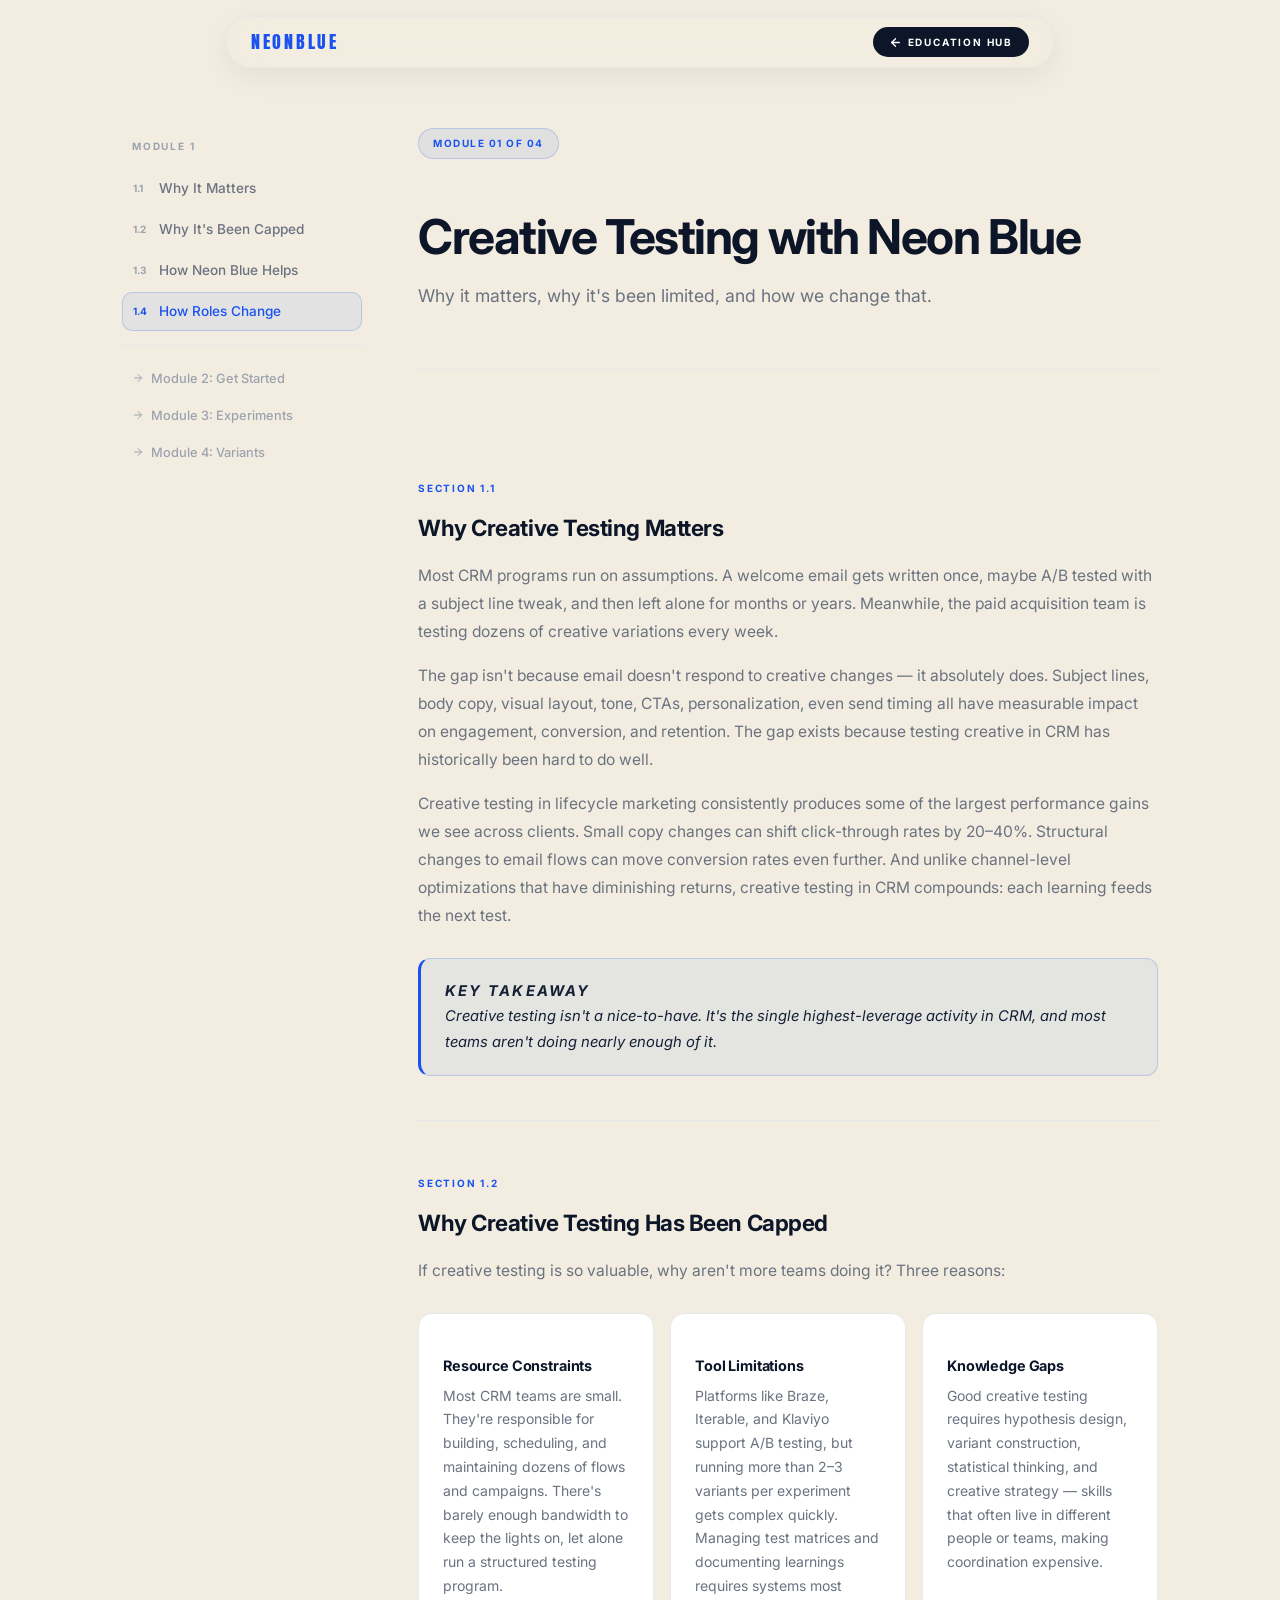
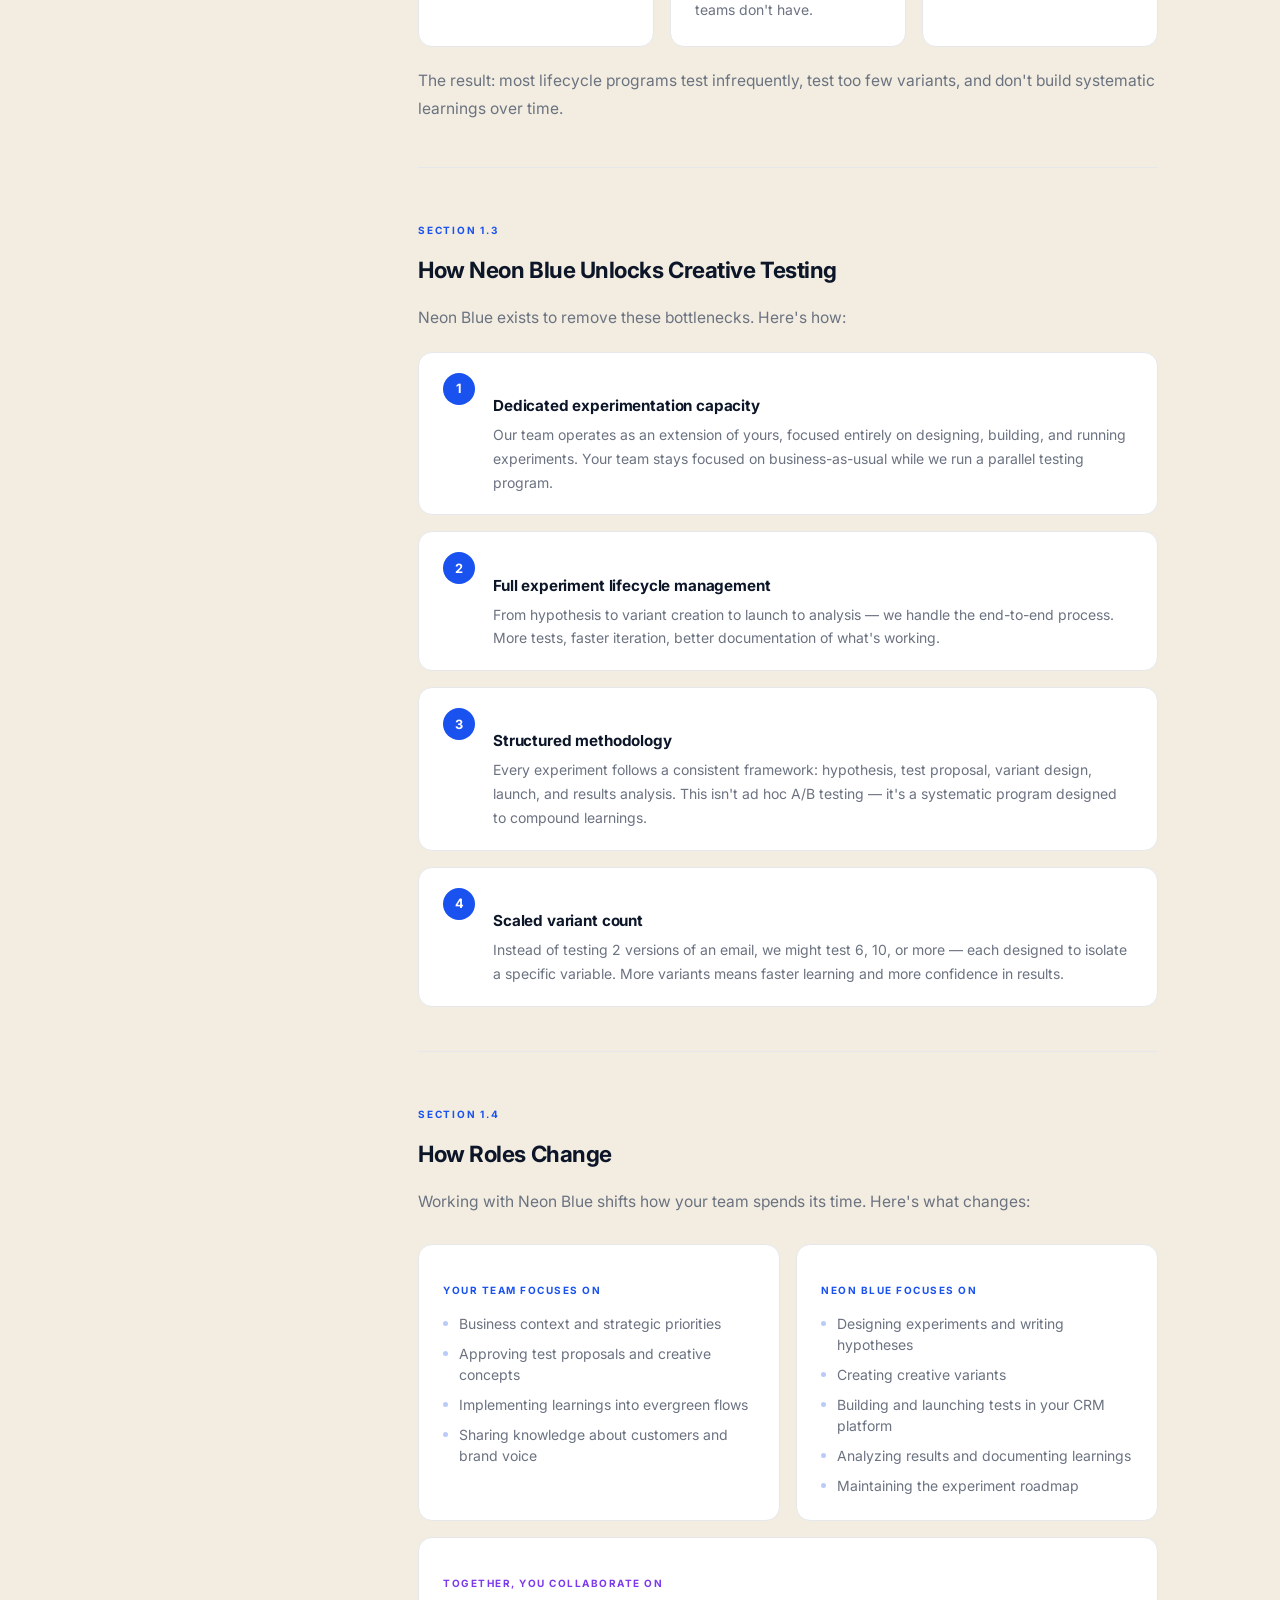
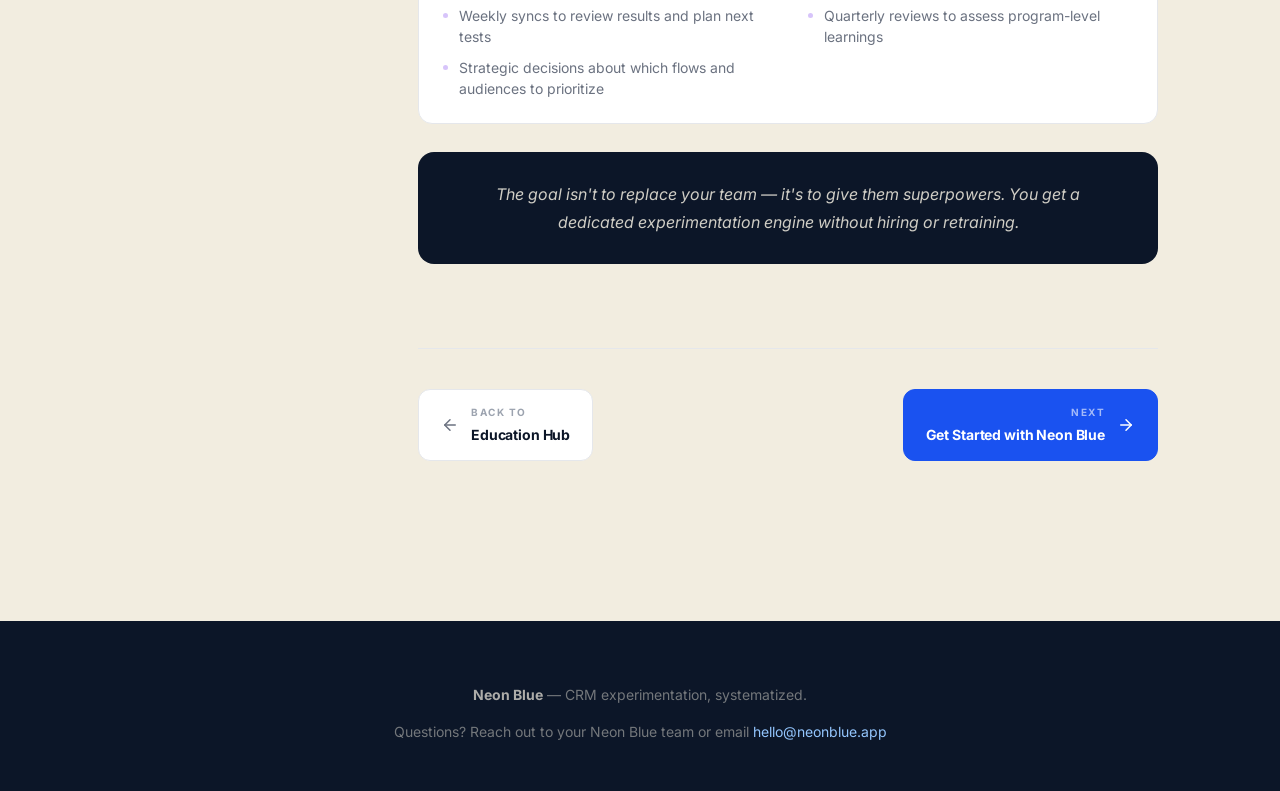
<file: education/module-1.html>
<!DOCTYPE html>
<html lang="en">

<head>
    <meta charset="UTF-8">
    <meta name="viewport" content="width=device-width, initial-scale=1.0">
    <title>Module 1: Creative Testing with Neon Blue — Neon Blue Education</title>
    <meta name="description"
        content="Why creative testing matters, why it's been limited, and how Neon Blue changes that.">
    <link rel="stylesheet" href="styles.css">
</head>

<body class="module-page">

    <!-- Floating Pill Nav -->
    <div class="edu-nav-wrap">
        <nav class="edu-nav">
            <a href="../index.html" class="nav-logo">NEONBLUE</a>
            <a href="index.html" class="nav-back">
                <svg xmlns="http://www.w3.org/2000/svg" viewBox="0 0 24 24" fill="none" stroke="currentColor"
                    stroke-width="2.5" stroke-linecap="round" stroke-linejoin="round">
                    <line x1="19" y1="12" x2="5" y2="12" />
                    <polyline points="12 19 5 12 12 5" />
                </svg>
                Education Hub
            </a>
        </nav>
    </div>

    <div class="nav-spacer"></div>

    <div class="container">
        <div class="module-layout">

            <!-- Sidebar -->
            <aside class="module-sidebar">
                <p class="sidebar-title">Module 1</p>
                <ul class="sidebar-nav">
                    <li><a href="#section-1-1" class="active"><span class="sidebar-num">1.1</span> Why It Matters</a>
                    </li>
                    <li><a href="#section-1-2"><span class="sidebar-num">1.2</span> Why It's Been Capped</a></li>
                    <li><a href="#section-1-3"><span class="sidebar-num">1.3</span> How Neon Blue Helps</a></li>
                    <li><a href="#section-1-4"><span class="sidebar-num">1.4</span> How Roles Change</a></li>
                </ul>
                <div class="sidebar-divider"></div>
                <a href="module-2.html" class="sidebar-module-link">
                    <svg xmlns="http://www.w3.org/2000/svg" viewBox="0 0 24 24" fill="none" stroke="currentColor"
                        stroke-width="2" stroke-linecap="round" stroke-linejoin="round">
                        <line x1="5" y1="12" x2="19" y2="12" />
                        <polyline points="12 5 19 12 12 19" />
                    </svg>
                    Module 2: Get Started
                </a>
                <a href="module-3.html" class="sidebar-module-link">
                    <svg xmlns="http://www.w3.org/2000/svg" viewBox="0 0 24 24" fill="none" stroke="currentColor"
                        stroke-width="2" stroke-linecap="round" stroke-linejoin="round">
                        <line x1="5" y1="12" x2="19" y2="12" />
                        <polyline points="12 5 19 12 12 19" />
                    </svg>
                    Module 3: Experiments
                </a>
                <a href="module-4.html" class="sidebar-module-link">
                    <svg xmlns="http://www.w3.org/2000/svg" viewBox="0 0 24 24" fill="none" stroke="currentColor"
                        stroke-width="2" stroke-linecap="round" stroke-linejoin="round">
                        <line x1="5" y1="12" x2="19" y2="12" />
                        <polyline points="12 5 19 12 12 19" />
                    </svg>
                    Module 4: Variants
                </a>
            </aside>

            <!-- Content -->
            <main class="module-content">

                <!-- Module Hero -->
                <div class="module-hero fade-up delay-1">
                    <span class="module-badge">Module 01 of 04</span>
                    <h1>Creative Testing with Neon Blue</h1>
                    <p class="subtitle">Why it matters, why it's been limited, and how we change that.</p>
                </div>

                <!-- 1.1 -->
                <section class="content-section fade-up delay-2" id="section-1-1">
                    <p class="section-label">Section 1.1</p>
                    <h2 class="section-heading">Why Creative Testing Matters</h2>
                    <div class="section-body">
                        <p>Most CRM programs run on assumptions. A welcome email gets written once, maybe A/B tested
                            with a subject line tweak, and then left alone for months or years. Meanwhile, the paid
                            acquisition team is testing dozens of creative variations every week.</p>
                        <p>The gap isn't because email doesn't respond to creative changes — it absolutely does. Subject
                            lines, body copy, visual layout, tone, CTAs, personalization, even send timing all have
                            measurable impact on engagement, conversion, and retention. The gap exists because testing
                            creative in CRM has historically been hard to do well.</p>
                        <p>Creative testing in lifecycle marketing consistently produces some of the largest performance
                            gains we see across clients. Small copy changes can shift click-through rates by 20–40%.
                            Structural changes to email flows can move conversion rates even further. And unlike
                            channel-level optimizations that have diminishing returns, creative testing in CRM
                            compounds: each learning feeds the next test.</p>
                    </div>
                    <div class="takeaway-box">
                        <p class="takeaway-label">Key Takeaway</p>
                        <p>Creative testing isn't a nice-to-have. It's the single highest-leverage activity in CRM, and
                            most teams aren't doing nearly enough of it.</p>
                    </div>
                </section>

                <!-- 1.2 -->
                <section class="content-section fade-up delay-2" id="section-1-2">
                    <p class="section-label">Section 1.2</p>
                    <h2 class="section-heading">Why Creative Testing Has Been Capped</h2>
                    <div class="section-body">
                        <p>If creative testing is so valuable, why aren't more teams doing it? Three reasons:</p>
                    </div>
                    <div class="pillar-grid">
                        <div class="pillar-card">
                            <h4>Resource Constraints</h4>
                            <p>Most CRM teams are small. They're responsible for building, scheduling, and maintaining
                                dozens of flows and campaigns. There's barely enough bandwidth to keep the lights on,
                                let alone run a structured testing program.</p>
                        </div>
                        <div class="pillar-card">
                            <h4>Tool Limitations</h4>
                            <p>Platforms like Braze, Iterable, and Klaviyo support A/B testing, but running more than
                                2–3 variants per experiment gets complex quickly. Managing test matrices and documenting
                                learnings requires systems most teams don't have.</p>
                        </div>
                        <div class="pillar-card">
                            <h4>Knowledge Gaps</h4>
                            <p>Good creative testing requires hypothesis design, variant construction, statistical
                                thinking, and creative strategy — skills that often live in different people or teams,
                                making coordination expensive.</p>
                        </div>
                    </div>
                    <div class="section-body" style="margin-top: 20px;">
                        <p>The result: most lifecycle programs test infrequently, test too few variants, and don't build
                            systematic learnings over time.</p>
                    </div>
                </section>

                <!-- 1.3 -->
                <section class="content-section fade-up delay-2" id="section-1-3">
                    <p class="section-label">Section 1.3</p>
                    <h2 class="section-heading">How Neon Blue Unlocks Creative Testing</h2>
                    <div class="section-body">
                        <p>Neon Blue exists to remove these bottlenecks. Here's how:</p>
                    </div>
                    <div class="steps-list">
                        <div class="step-item">
                            <div class="step-number">1</div>
                            <div class="step-content">
                                <h4>Dedicated experimentation capacity</h4>
                                <p>Our team operates as an extension of yours, focused entirely on designing, building,
                                    and running experiments. Your team stays focused on business-as-usual while we run a
                                    parallel testing program.</p>
                            </div>
                        </div>
                        <div class="step-item">
                            <div class="step-number">2</div>
                            <div class="step-content">
                                <h4>Full experiment lifecycle management</h4>
                                <p>From hypothesis to variant creation to launch to analysis — we handle the end-to-end
                                    process. More tests, faster iteration, better documentation of what's working.</p>
                            </div>
                        </div>
                        <div class="step-item">
                            <div class="step-number">3</div>
                            <div class="step-content">
                                <h4>Structured methodology</h4>
                                <p>Every experiment follows a consistent framework: hypothesis, test proposal, variant
                                    design, launch, and results analysis. This isn't ad hoc A/B testing — it's a
                                    systematic program designed to compound learnings.</p>
                            </div>
                        </div>
                        <div class="step-item">
                            <div class="step-number">4</div>
                            <div class="step-content">
                                <h4>Scaled variant count</h4>
                                <p>Instead of testing 2 versions of an email, we might test 6, 10, or more — each
                                    designed to isolate a specific variable. More variants means faster learning and
                                    more confidence in results.</p>
                            </div>
                        </div>
                    </div>
                </section>

                <!-- 1.4 -->
                <section class="content-section fade-up delay-2" id="section-1-4">
                    <p class="section-label">Section 1.4</p>
                    <h2 class="section-heading">How Roles Change</h2>
                    <div class="section-body">
                        <p>Working with Neon Blue shifts how your team spends its time. Here's what changes:</p>
                    </div>
                    <div class="role-grid">
                        <div class="role-card">
                            <h4>Your Team Focuses On</h4>
                            <ul class="role-list">
                                <li>Business context and strategic priorities</li>
                                <li>Approving test proposals and creative concepts</li>
                                <li>Implementing learnings into evergreen flows</li>
                                <li>Sharing knowledge about customers and brand voice</li>
                            </ul>
                        </div>
                        <div class="role-card">
                            <h4>Neon Blue Focuses On</h4>
                            <ul class="role-list">
                                <li>Designing experiments and writing hypotheses</li>
                                <li>Creating creative variants</li>
                                <li>Building and launching tests in your CRM platform</li>
                                <li>Analyzing results and documenting learnings</li>
                                <li>Maintaining the experiment roadmap</li>
                            </ul>
                        </div>
                        <div class="role-card both-card" style="grid-column: 1 / -1;">
                            <h4>Together, You Collaborate On</h4>
                            <ul class="role-list"
                                style="display: grid; grid-template-columns: 1fr 1fr; gap: 10px 40px;">
                                <li>Weekly syncs to review results and plan next tests</li>
                                <li>Quarterly reviews to assess program-level learnings</li>
                                <li>Strategic decisions about which flows and audiences to prioritize</li>
                            </ul>
                        </div>
                    </div>
                    <div class="insight-box" style="margin-top: 28px;">
                        <p>The goal isn't to replace your team — it's to give them superpowers. You get a dedicated
                            experimentation engine without hiring or retraining.</p>
                    </div>
                </section>

                <!-- Module Nav Footer -->
                <div class="module-nav-footer">
                    <a href="index.html" class="module-nav-btn">
                        <svg xmlns="http://www.w3.org/2000/svg" viewBox="0 0 24 24" fill="none" stroke="currentColor"
                            stroke-width="2" stroke-linecap="round" stroke-linejoin="round">
                            <line x1="19" y1="12" x2="5" y2="12" />
                            <polyline points="12 19 5 12 12 5" />
                        </svg>
                        <div>
                            <span class="btn-label">Back to</span>
                            <span class="btn-title">Education Hub</span>
                        </div>
                    </a>
                    <a href="module-2.html" class="module-nav-btn next-btn">
                        <div style="text-align: right;">
                            <span class="btn-label">Next</span>
                            <span class="btn-title">Get Started with Neon Blue</span>
                        </div>
                        <svg xmlns="http://www.w3.org/2000/svg" viewBox="0 0 24 24" fill="none" stroke="currentColor"
                            stroke-width="2" stroke-linecap="round" stroke-linejoin="round">
                            <line x1="5" y1="12" x2="19" y2="12" />
                            <polyline points="12 5 19 12 12 19" />
                        </svg>
                    </a>
                </div>

            </main>
        </div>
    </div>

    <!-- Footer -->
    <footer class="edu-footer">
        <div class="container">
            <p><strong>Neon Blue</strong> — CRM experimentation, systematized.</p>
            <p>Questions? Reach out to your Neon Blue team or email <a
                    href="mailto:hello@neonblue.app">hello@neonblue.app</a></p>
        </div>
    </footer>

    <script>
        const sections = document.querySelectorAll('.content-section[id]');
        const navLinks = document.querySelectorAll('.sidebar-nav a');
        const observer = new IntersectionObserver((entries) => {
            entries.forEach(entry => {
                if (entry.isIntersecting) {
                    navLinks.forEach(l => l.classList.remove('active'));
                    const link = document.querySelector(`.sidebar-nav a[href="#${entry.target.id}"]`);
                    if (link) link.classList.add('active');
                }
            });
        }, { rootMargin: '-20% 0px -70% 0px' });
        sections.forEach(s => observer.observe(s));
    </script>
</body>

</html>
</file>
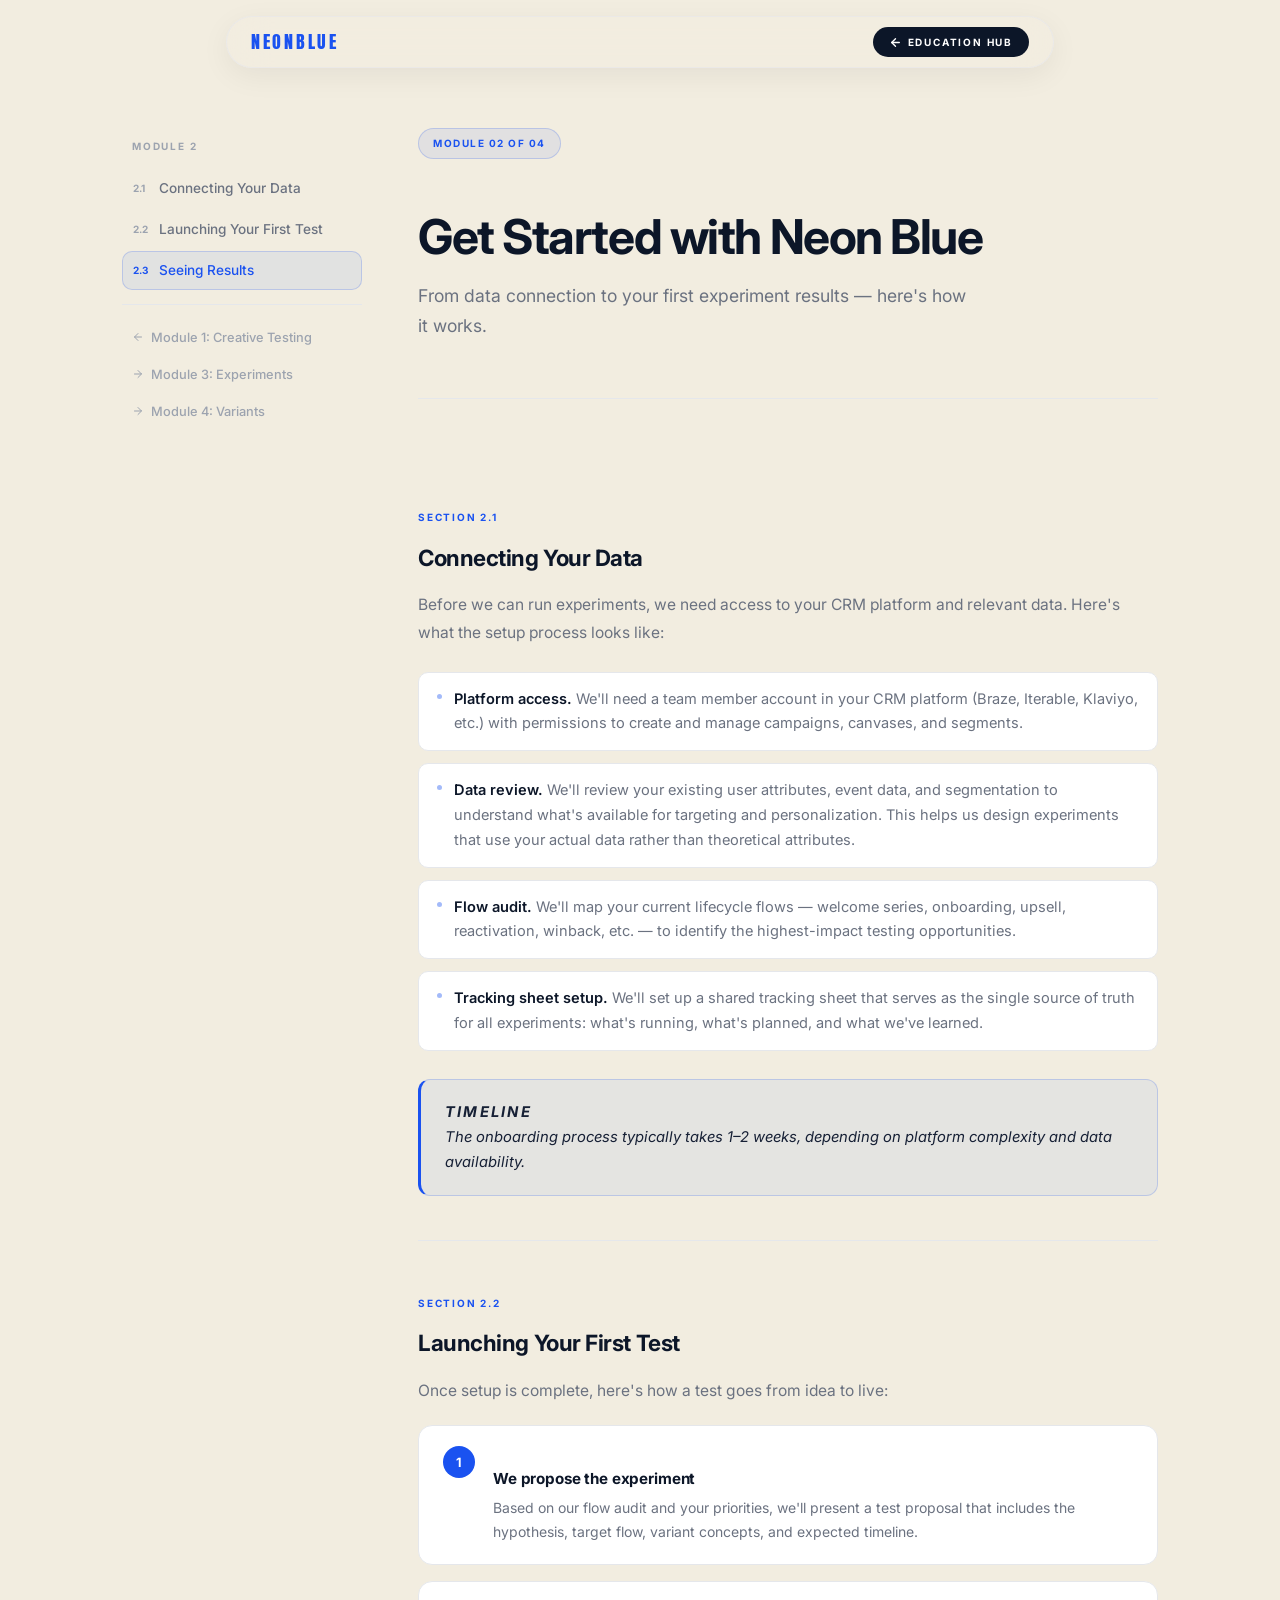
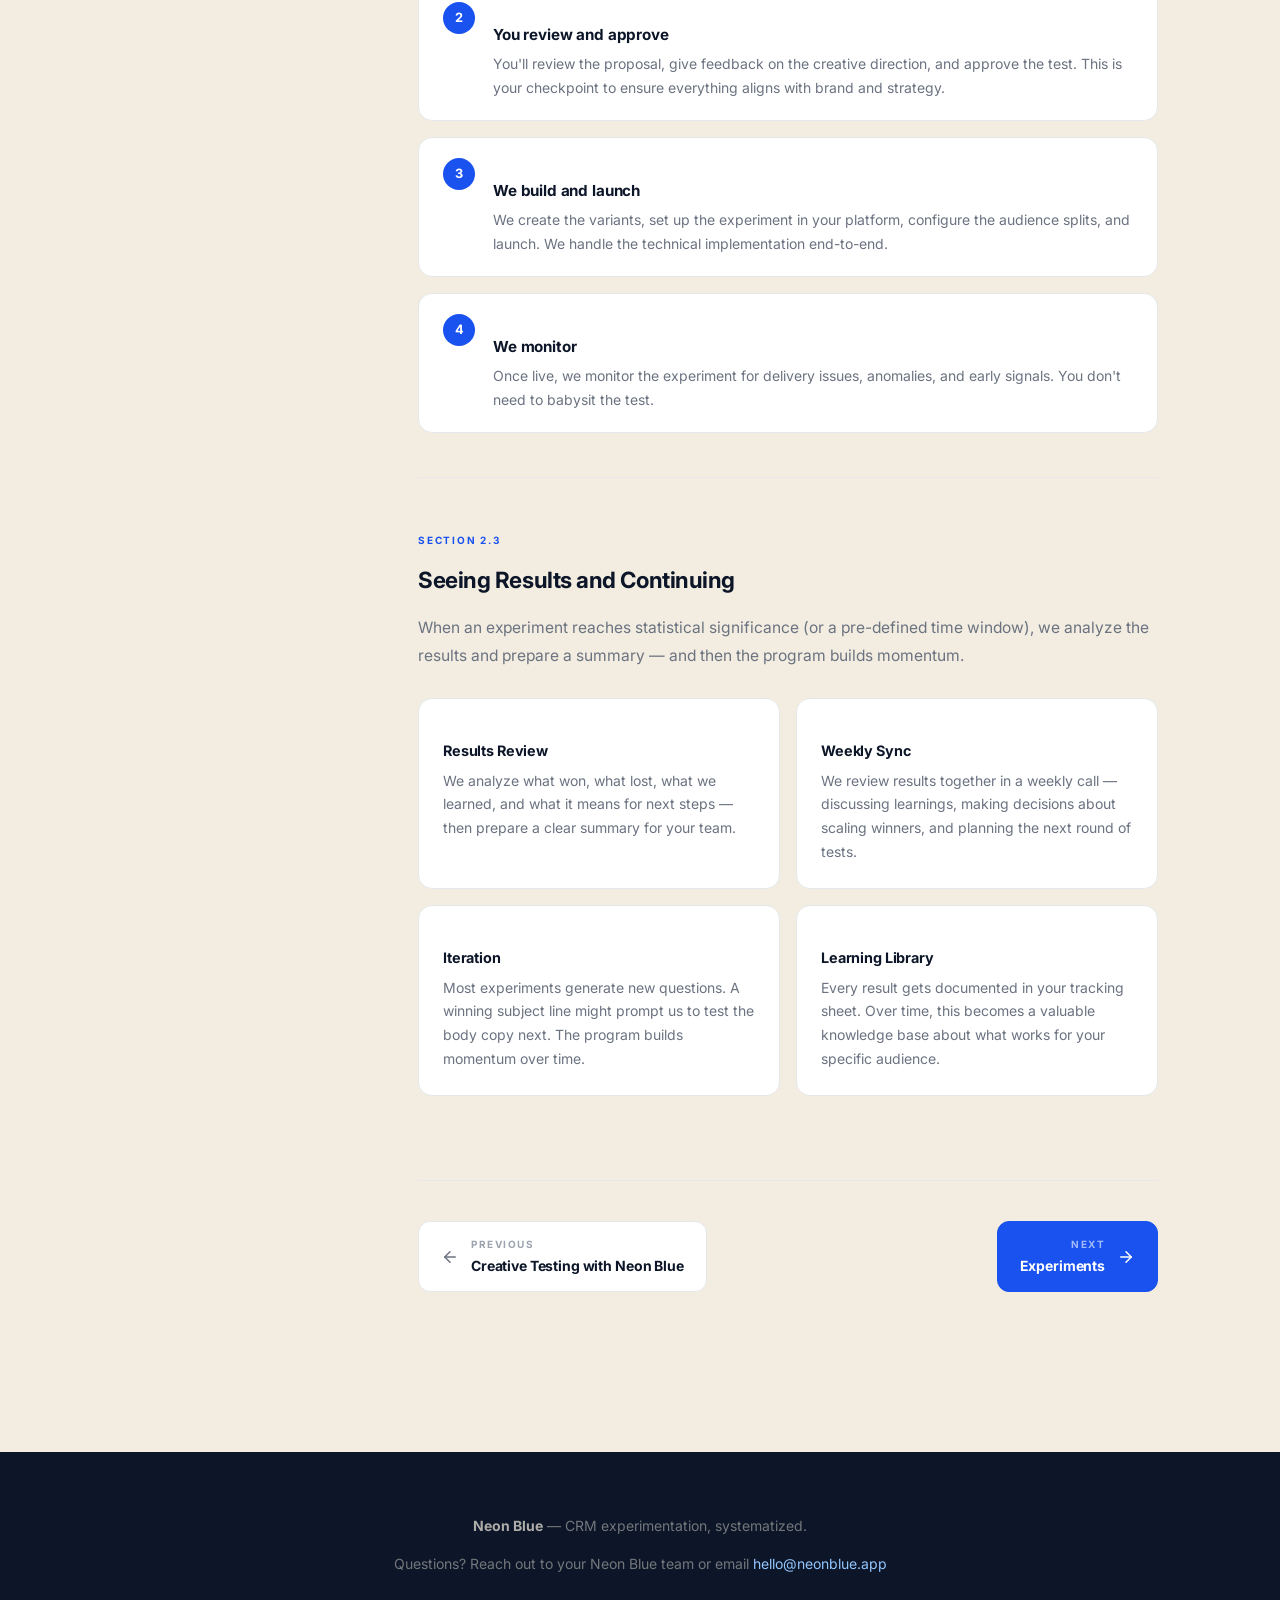
<file: education/module-2.html>
<!DOCTYPE html>
<html lang="en">

<head>
    <meta charset="UTF-8">
    <meta name="viewport" content="width=device-width, initial-scale=1.0">
    <title>Module 2: Get Started with Neon Blue — Neon Blue Education</title>
    <meta name="description" content="From data connection to your first experiment results — here's how it works.">
    <link rel="stylesheet" href="styles.css">
</head>

<body class="module-page">

    <div class="edu-nav-wrap">
        <nav class="edu-nav">
            <a href="../index.html" class="nav-logo">NEONBLUE</a>
            <a href="index.html" class="nav-back">
                <svg xmlns="http://www.w3.org/2000/svg" viewBox="0 0 24 24" fill="none" stroke="currentColor"
                    stroke-width="2.5" stroke-linecap="round" stroke-linejoin="round">
                    <line x1="19" y1="12" x2="5" y2="12" />
                    <polyline points="12 19 5 12 12 5" />
                </svg>
                Education Hub
            </a>
        </nav>
    </div>

    <div class="nav-spacer"></div>

    <div class="container">
        <div class="module-layout">

            <aside class="module-sidebar">
                <p class="sidebar-title">Module 2</p>
                <ul class="sidebar-nav">
                    <li><a href="#section-2-1" class="active"><span class="sidebar-num">2.1</span> Connecting Your
                            Data</a></li>
                    <li><a href="#section-2-2"><span class="sidebar-num">2.2</span> Launching Your First Test</a></li>
                    <li><a href="#section-2-3"><span class="sidebar-num">2.3</span> Seeing Results</a></li>
                </ul>
                <div class="sidebar-divider"></div>
                <a href="module-1.html" class="sidebar-module-link">
                    <svg xmlns="http://www.w3.org/2000/svg" viewBox="0 0 24 24" fill="none" stroke="currentColor"
                        stroke-width="2" stroke-linecap="round" stroke-linejoin="round">
                        <line x1="19" y1="12" x2="5" y2="12" />
                        <polyline points="12 19 5 12 12 5" />
                    </svg>
                    Module 1: Creative Testing
                </a>
                <a href="module-3.html" class="sidebar-module-link">
                    <svg xmlns="http://www.w3.org/2000/svg" viewBox="0 0 24 24" fill="none" stroke="currentColor"
                        stroke-width="2" stroke-linecap="round" stroke-linejoin="round">
                        <line x1="5" y1="12" x2="19" y2="12" />
                        <polyline points="12 5 19 12 12 19" />
                    </svg>
                    Module 3: Experiments
                </a>
                <a href="module-4.html" class="sidebar-module-link">
                    <svg xmlns="http://www.w3.org/2000/svg" viewBox="0 0 24 24" fill="none" stroke="currentColor"
                        stroke-width="2" stroke-linecap="round" stroke-linejoin="round">
                        <line x1="5" y1="12" x2="19" y2="12" />
                        <polyline points="12 5 19 12 12 19" />
                    </svg>
                    Module 4: Variants
                </a>
            </aside>

            <main class="module-content">

                <div class="module-hero fade-up delay-1">
                    <span class="module-badge">Module 02 of 04</span>
                    <h1>Get Started with Neon Blue</h1>
                    <p class="subtitle">From data connection to your first experiment results — here's how it works.</p>
                </div>

                <!-- 2.1 -->
                <section class="content-section fade-up delay-2" id="section-2-1">
                    <p class="section-label">Section 2.1</p>
                    <h2 class="section-heading">Connecting Your Data</h2>
                    <div class="section-body">
                        <p>Before we can run experiments, we need access to your CRM platform and relevant data. Here's
                            what the setup process looks like:</p>
                    </div>
                    <div class="spec-list">
                        <div class="spec-list-item">
                            <div class="spec-bullet"></div>
                            <p><strong>Platform access.</strong> We'll need a team member account in your CRM platform
                                (Braze, Iterable, Klaviyo, etc.) with permissions to create and manage campaigns,
                                canvases, and segments.</p>
                        </div>
                        <div class="spec-list-item">
                            <div class="spec-bullet"></div>
                            <p><strong>Data review.</strong> We'll review your existing user attributes, event data, and
                                segmentation to understand what's available for targeting and personalization. This
                                helps us design experiments that use your actual data rather than theoretical
                                attributes.</p>
                        </div>
                        <div class="spec-list-item">
                            <div class="spec-bullet"></div>
                            <p><strong>Flow audit.</strong> We'll map your current lifecycle flows — welcome series,
                                onboarding, upsell, reactivation, winback, etc. — to identify the highest-impact testing
                                opportunities.</p>
                        </div>
                        <div class="spec-list-item">
                            <div class="spec-bullet"></div>
                            <p><strong>Tracking sheet setup.</strong> We'll set up a shared tracking sheet that serves
                                as the single source of truth for all experiments: what's running, what's planned, and
                                what we've learned.</p>
                        </div>
                    </div>
                    <div class="takeaway-box">
                        <p class="takeaway-label">Timeline</p>
                        <p>The onboarding process typically takes 1–2 weeks, depending on platform complexity and data
                            availability.</p>
                    </div>
                </section>

                <!-- 2.2 -->
                <section class="content-section fade-up delay-2" id="section-2-2">
                    <p class="section-label">Section 2.2</p>
                    <h2 class="section-heading">Launching Your First Test</h2>
                    <div class="section-body">
                        <p>Once setup is complete, here's how a test goes from idea to live:</p>
                    </div>
                    <div class="steps-list">
                        <div class="step-item">
                            <div class="step-number">1</div>
                            <div class="step-content">
                                <h4>We propose the experiment</h4>
                                <p>Based on our flow audit and your priorities, we'll present a test proposal that
                                    includes the hypothesis, target flow, variant concepts, and expected timeline.</p>
                            </div>
                        </div>
                        <div class="step-item">
                            <div class="step-number">2</div>
                            <div class="step-content">
                                <h4>You review and approve</h4>
                                <p>You'll review the proposal, give feedback on the creative direction, and approve the
                                    test. This is your checkpoint to ensure everything aligns with brand and strategy.
                                </p>
                            </div>
                        </div>
                        <div class="step-item">
                            <div class="step-number">3</div>
                            <div class="step-content">
                                <h4>We build and launch</h4>
                                <p>We create the variants, set up the experiment in your platform, configure the
                                    audience splits, and launch. We handle the technical implementation end-to-end.</p>
                            </div>
                        </div>
                        <div class="step-item">
                            <div class="step-number">4</div>
                            <div class="step-content">
                                <h4>We monitor</h4>
                                <p>Once live, we monitor the experiment for delivery issues, anomalies, and early
                                    signals. You don't need to babysit the test.</p>
                            </div>
                        </div>
                    </div>
                </section>

                <!-- 2.3 -->
                <section class="content-section fade-up delay-2" id="section-2-3">
                    <p class="section-label">Section 2.3</p>
                    <h2 class="section-heading">Seeing Results and Continuing</h2>
                    <div class="section-body">
                        <p>When an experiment reaches statistical significance (or a pre-defined time window), we
                            analyze the results and prepare a summary — and then the program builds momentum.</p>
                    </div>
                    <div class="pillar-grid" style="grid-template-columns: repeat(2, 1fr);">
                        <div class="pillar-card">
                            <h4>Results Review</h4>
                            <p>We analyze what won, what lost, what we learned, and what it means for next steps — then
                                prepare a clear summary for your team.</p>
                        </div>
                        <div class="pillar-card">
                            <h4>Weekly Sync</h4>
                            <p>We review results together in a weekly call — discussing learnings, making decisions
                                about scaling winners, and planning the next round of tests.</p>
                        </div>
                        <div class="pillar-card">
                            <h4>Iteration</h4>
                            <p>Most experiments generate new questions. A winning subject line might prompt us to test
                                the body copy next. The program builds momentum over time.</p>
                        </div>
                        <div class="pillar-card">
                            <h4>Learning Library</h4>
                            <p>Every result gets documented in your tracking sheet. Over time, this becomes a valuable
                                knowledge base about what works for your specific audience.</p>
                        </div>
                    </div>
                </section>

                <div class="module-nav-footer">
                    <a href="module-1.html" class="module-nav-btn">
                        <svg xmlns="http://www.w3.org/2000/svg" viewBox="0 0 24 24" fill="none" stroke="currentColor"
                            stroke-width="2" stroke-linecap="round" stroke-linejoin="round">
                            <line x1="19" y1="12" x2="5" y2="12" />
                            <polyline points="12 19 5 12 12 5" />
                        </svg>
                        <div>
                            <span class="btn-label">Previous</span>
                            <span class="btn-title">Creative Testing with Neon Blue</span>
                        </div>
                    </a>
                    <a href="module-3.html" class="module-nav-btn next-btn">
                        <div style="text-align: right;">
                            <span class="btn-label">Next</span>
                            <span class="btn-title">Experiments</span>
                        </div>
                        <svg xmlns="http://www.w3.org/2000/svg" viewBox="0 0 24 24" fill="none" stroke="currentColor"
                            stroke-width="2" stroke-linecap="round" stroke-linejoin="round">
                            <line x1="5" y1="12" x2="19" y2="12" />
                            <polyline points="12 5 19 12 12 19" />
                        </svg>
                    </a>
                </div>

            </main>
        </div>
    </div>

    <footer class="edu-footer">
        <div class="container">
            <p><strong>Neon Blue</strong> — CRM experimentation, systematized.</p>
            <p>Questions? Reach out to your Neon Blue team or email <a
                    href="mailto:hello@neonblue.app">hello@neonblue.app</a></p>
        </div>
    </footer>

    <script>
        const sections = document.querySelectorAll('.content-section[id]');
        const navLinks = document.querySelectorAll('.sidebar-nav a');
        const observer = new IntersectionObserver((entries) => {
            entries.forEach(entry => {
                if (entry.isIntersecting) {
                    navLinks.forEach(l => l.classList.remove('active'));
                    const link = document.querySelector(`.sidebar-nav a[href="#${entry.target.id}"]`);
                    if (link) link.classList.add('active');
                }
            });
        }, { rootMargin: '-20% 0px -70% 0px' });
        sections.forEach(s => observer.observe(s));
    </script>
</body>

</html>
</file>
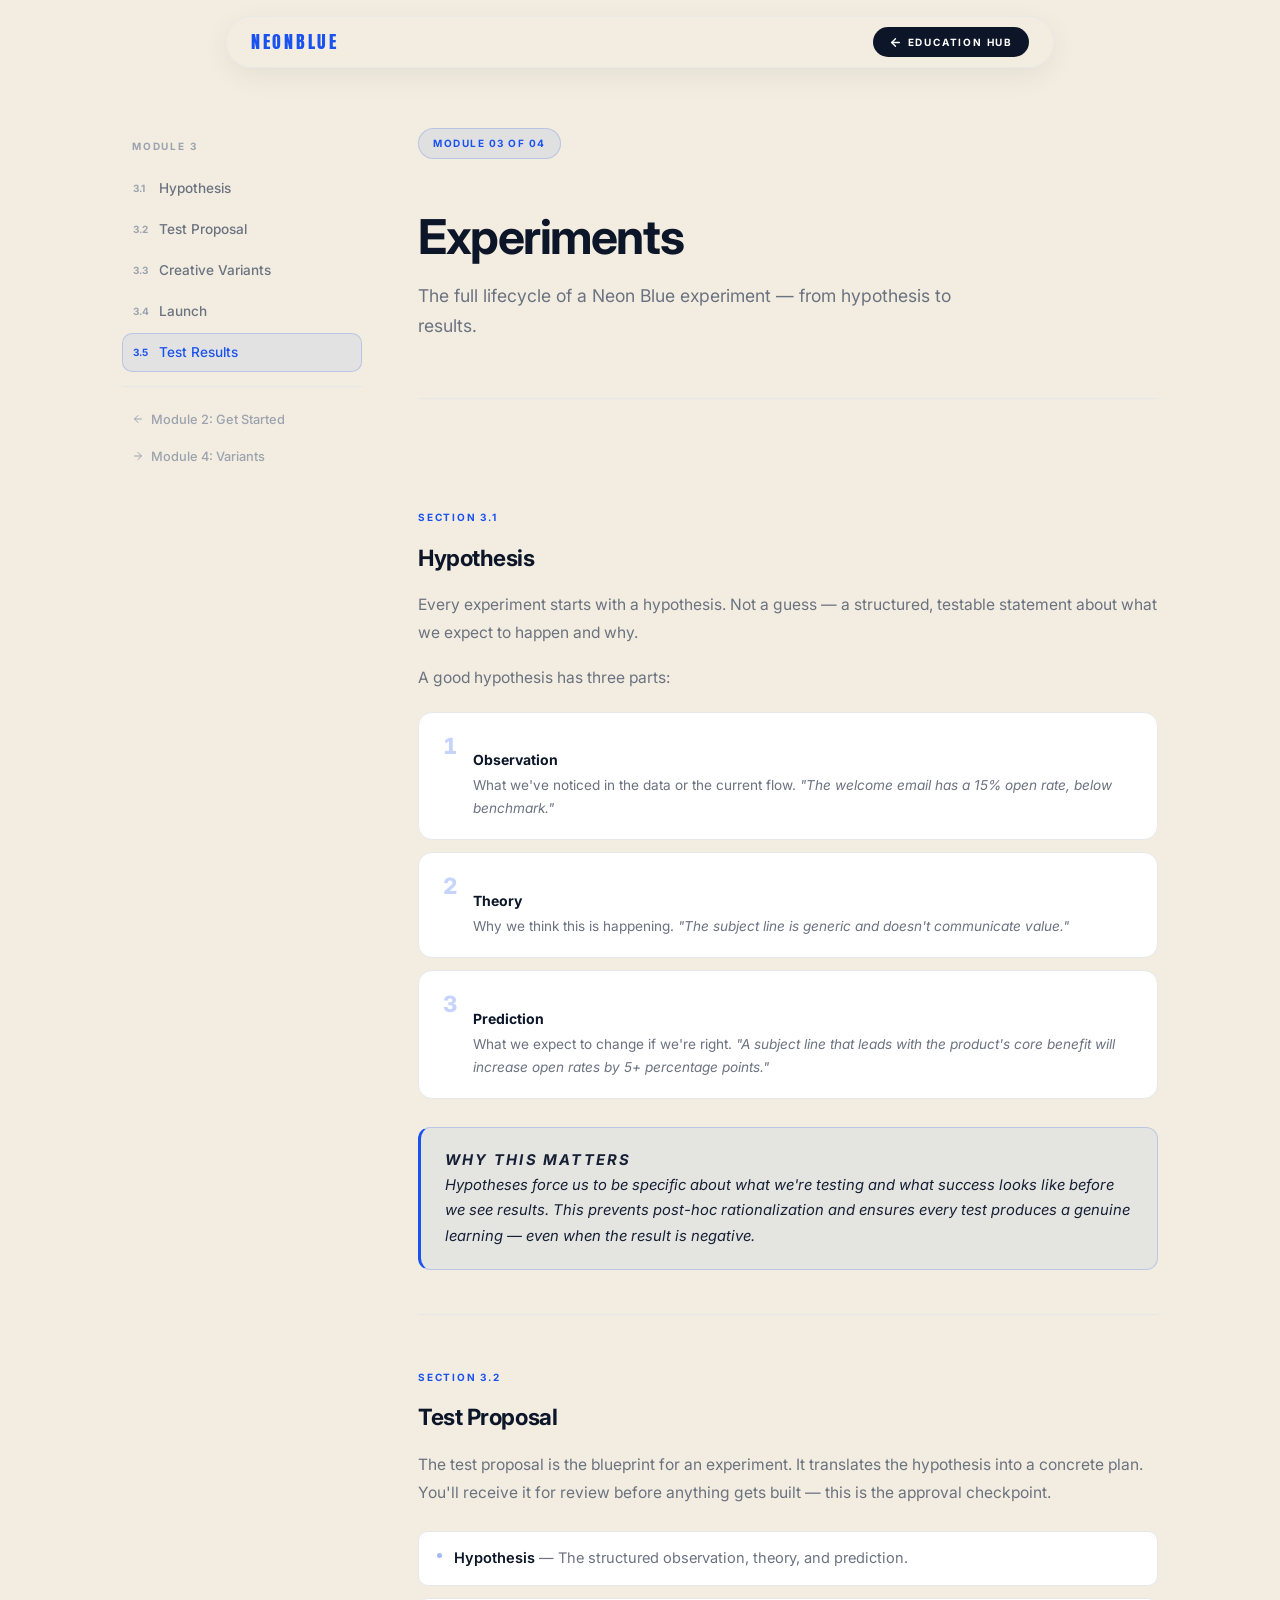
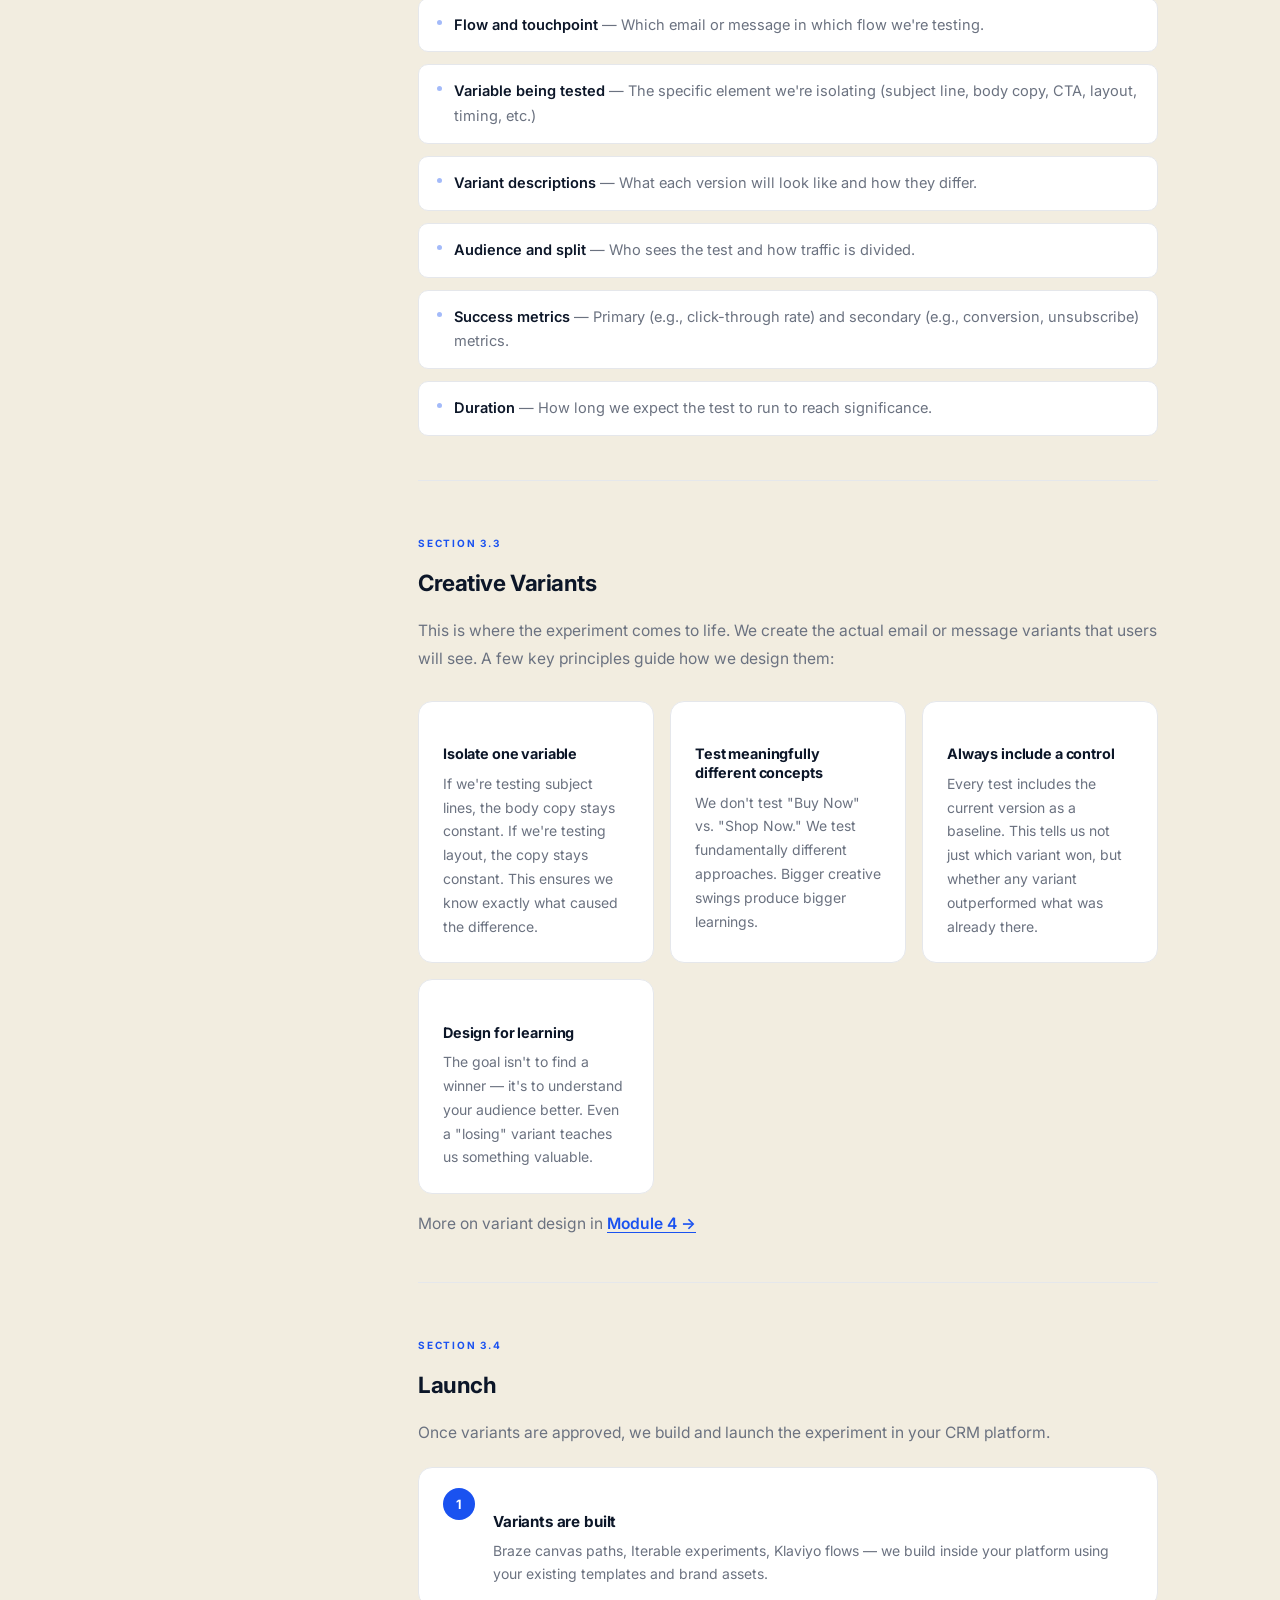
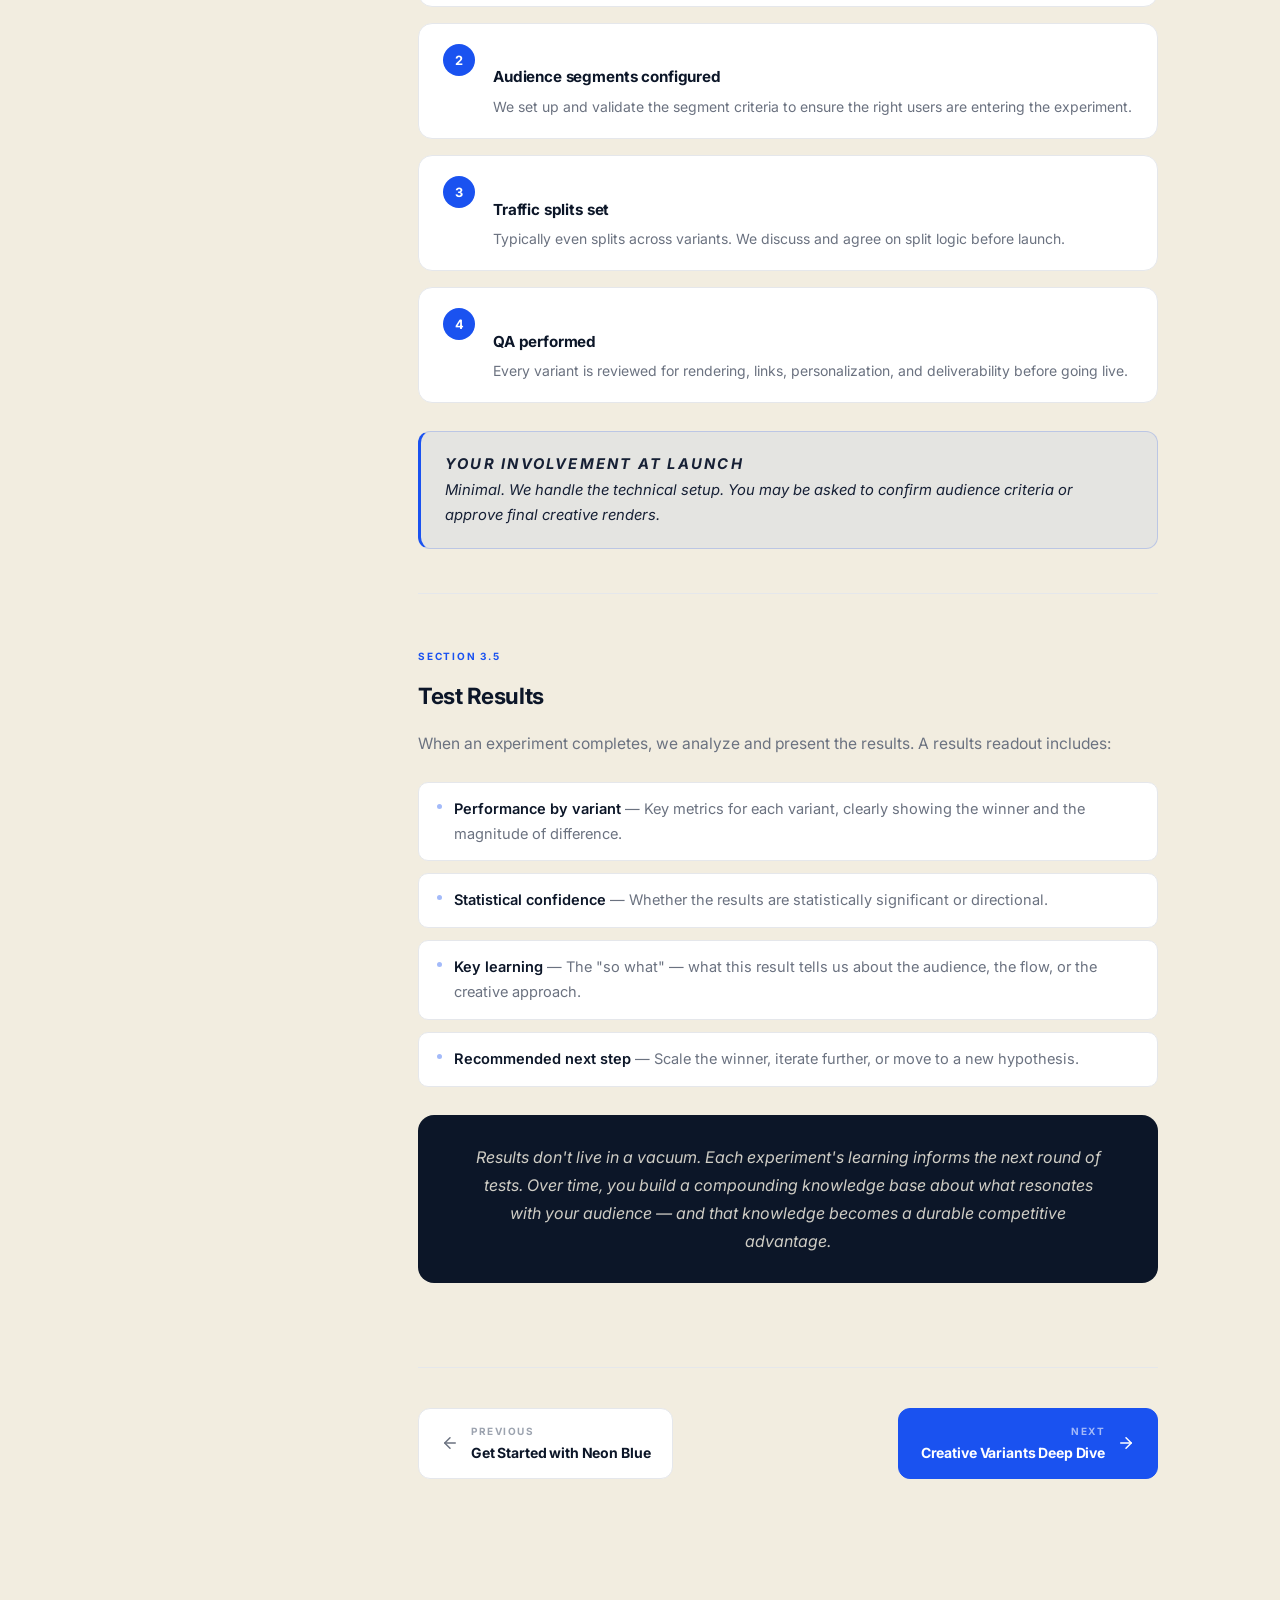
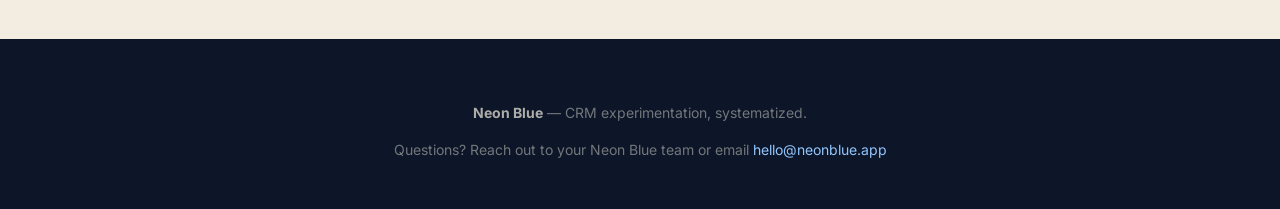
<file: education/module-3.html>
<!DOCTYPE html>
<html lang="en">

<head>
    <meta charset="UTF-8">
    <meta name="viewport" content="width=device-width, initial-scale=1.0">
    <title>Module 3: Experiments — Neon Blue Education</title>
    <meta name="description" content="The full lifecycle of a Neon Blue experiment — from hypothesis to results.">
    <link rel="stylesheet" href="styles.css">
</head>

<body class="module-page">

    <div class="edu-nav-wrap">
        <nav class="edu-nav">
            <a href="../index.html" class="nav-logo">NEONBLUE</a>
            <a href="index.html" class="nav-back">
                <svg xmlns="http://www.w3.org/2000/svg" viewBox="0 0 24 24" fill="none" stroke="currentColor"
                    stroke-width="2.5" stroke-linecap="round" stroke-linejoin="round">
                    <line x1="19" y1="12" x2="5" y2="12" />
                    <polyline points="12 19 5 12 12 5" />
                </svg>
                Education Hub
            </a>
        </nav>
    </div>

    <div class="nav-spacer"></div>

    <div class="container">
        <div class="module-layout">

            <aside class="module-sidebar">
                <p class="sidebar-title">Module 3</p>
                <ul class="sidebar-nav">
                    <li><a href="#section-3-1" class="active"><span class="sidebar-num">3.1</span> Hypothesis</a></li>
                    <li><a href="#section-3-2"><span class="sidebar-num">3.2</span> Test Proposal</a></li>
                    <li><a href="#section-3-3"><span class="sidebar-num">3.3</span> Creative Variants</a></li>
                    <li><a href="#section-3-4"><span class="sidebar-num">3.4</span> Launch</a></li>
                    <li><a href="#section-3-5"><span class="sidebar-num">3.5</span> Test Results</a></li>
                </ul>
                <div class="sidebar-divider"></div>
                <a href="module-2.html" class="sidebar-module-link">
                    <svg xmlns="http://www.w3.org/2000/svg" viewBox="0 0 24 24" fill="none" stroke="currentColor"
                        stroke-width="2" stroke-linecap="round" stroke-linejoin="round">
                        <line x1="19" y1="12" x2="5" y2="12" />
                        <polyline points="12 19 5 12 12 5" />
                    </svg>
                    Module 2: Get Started
                </a>
                <a href="module-4.html" class="sidebar-module-link">
                    <svg xmlns="http://www.w3.org/2000/svg" viewBox="0 0 24 24" fill="none" stroke="currentColor"
                        stroke-width="2" stroke-linecap="round" stroke-linejoin="round">
                        <line x1="5" y1="12" x2="19" y2="12" />
                        <polyline points="12 5 19 12 12 19" />
                    </svg>
                    Module 4: Variants
                </a>
            </aside>

            <main class="module-content">

                <div class="module-hero fade-up delay-1">
                    <span class="module-badge">Module 03 of 04</span>
                    <h1>Experiments</h1>
                    <p class="subtitle">The full lifecycle of a Neon Blue experiment — from hypothesis to results.</p>
                </div>

                <!-- 3.1 -->
                <section class="content-section fade-up delay-2" id="section-3-1">
                    <p class="section-label">Section 3.1</p>
                    <h2 class="section-heading">Hypothesis</h2>
                    <div class="section-body">
                        <p>Every experiment starts with a hypothesis. Not a guess — a structured, testable statement
                            about what we expect to happen and why.</p>
                        <p>A good hypothesis has three parts:</p>
                    </div>
                    <div class="hyp-grid">
                        <div class="hyp-item">
                            <div class="hyp-index">1</div>
                            <div>
                                <h4>Observation</h4>
                                <p>What we've noticed in the data or the current flow. <em>"The welcome email has a 15%
                                        open rate, below benchmark."</em></p>
                            </div>
                        </div>
                        <div class="hyp-item">
                            <div class="hyp-index">2</div>
                            <div>
                                <h4>Theory</h4>
                                <p>Why we think this is happening. <em>"The subject line is generic and doesn't
                                        communicate value."</em></p>
                            </div>
                        </div>
                        <div class="hyp-item">
                            <div class="hyp-index">3</div>
                            <div>
                                <h4>Prediction</h4>
                                <p>What we expect to change if we're right. <em>"A subject line that leads with the
                                        product's core benefit will increase open rates by 5+ percentage points."</em>
                                </p>
                            </div>
                        </div>
                    </div>
                    <div class="takeaway-box">
                        <p class="takeaway-label">Why This Matters</p>
                        <p>Hypotheses force us to be specific about what we're testing and what success looks like
                            before we see results. This prevents post-hoc rationalization and ensures every test
                            produces a genuine learning — even when the result is negative.</p>
                    </div>
                </section>

                <!-- 3.2 -->
                <section class="content-section fade-up delay-2" id="section-3-2">
                    <p class="section-label">Section 3.2</p>
                    <h2 class="section-heading">Test Proposal</h2>
                    <div class="section-body">
                        <p>The test proposal is the blueprint for an experiment. It translates the hypothesis into a
                            concrete plan. You'll receive it for review before anything gets built — this is the
                            approval checkpoint.</p>
                    </div>
                    <div class="spec-list">
                        <div class="spec-list-item">
                            <div class="spec-bullet"></div>
                            <p><strong>Hypothesis</strong> — The structured observation, theory, and prediction.</p>
                        </div>
                        <div class="spec-list-item">
                            <div class="spec-bullet"></div>
                            <p><strong>Flow and touchpoint</strong> — Which email or message in which flow we're
                                testing.</p>
                        </div>
                        <div class="spec-list-item">
                            <div class="spec-bullet"></div>
                            <p><strong>Variable being tested</strong> — The specific element we're isolating (subject
                                line, body copy, CTA, layout, timing, etc.)</p>
                        </div>
                        <div class="spec-list-item">
                            <div class="spec-bullet"></div>
                            <p><strong>Variant descriptions</strong> — What each version will look like and how they
                                differ.</p>
                        </div>
                        <div class="spec-list-item">
                            <div class="spec-bullet"></div>
                            <p><strong>Audience and split</strong> — Who sees the test and how traffic is divided.</p>
                        </div>
                        <div class="spec-list-item">
                            <div class="spec-bullet"></div>
                            <p><strong>Success metrics</strong> — Primary (e.g., click-through rate) and secondary
                                (e.g., conversion, unsubscribe) metrics.</p>
                        </div>
                        <div class="spec-list-item">
                            <div class="spec-bullet"></div>
                            <p><strong>Duration</strong> — How long we expect the test to run to reach significance.</p>
                        </div>
                    </div>
                </section>

                <!-- 3.3 -->
                <section class="content-section fade-up delay-2" id="section-3-3">
                    <p class="section-label">Section 3.3</p>
                    <h2 class="section-heading">Creative Variants</h2>
                    <div class="section-body">
                        <p>This is where the experiment comes to life. We create the actual email or message variants
                            that users will see. A few key principles guide how we design them:</p>
                    </div>
                    <div class="pillar-grid">
                        <div class="pillar-card">
                            <h4>Isolate one variable</h4>
                            <p>If we're testing subject lines, the body copy stays constant. If we're testing layout,
                                the copy stays constant. This ensures we know exactly what caused the difference.</p>
                        </div>
                        <div class="pillar-card">
                            <h4>Test meaningfully different concepts</h4>
                            <p>We don't test "Buy Now" vs. "Shop Now." We test fundamentally different approaches.
                                Bigger creative swings produce bigger learnings.</p>
                        </div>
                        <div class="pillar-card">
                            <h4>Always include a control</h4>
                            <p>Every test includes the current version as a baseline. This tells us not just which
                                variant won, but whether any variant outperformed what was already there.</p>
                        </div>
                        <div class="pillar-card">
                            <h4>Design for learning</h4>
                            <p>The goal isn't to find a winner — it's to understand your audience better. Even a
                                "losing" variant teaches us something valuable.</p>
                        </div>
                    </div>
                    <div class="section-body" style="margin-top: 16px;">
                        <p>More on variant design in <a href="module-4.html"
                                style="color: var(--nb-blue); font-weight: 600; text-decoration: underline; text-underline-offset: 3px;">Module
                                4 →</a></p>
                    </div>
                </section>

                <!-- 3.4 -->
                <section class="content-section fade-up delay-2" id="section-3-4">
                    <p class="section-label">Section 3.4</p>
                    <h2 class="section-heading">Launch</h2>
                    <div class="section-body">
                        <p>Once variants are approved, we build and launch the experiment in your CRM platform.</p>
                    </div>
                    <div class="steps-list">
                        <div class="step-item">
                            <div class="step-number">1</div>
                            <div class="step-content">
                                <h4>Variants are built</h4>
                                <p>Braze canvas paths, Iterable experiments, Klaviyo flows — we build inside your
                                    platform using your existing templates and brand assets.</p>
                            </div>
                        </div>
                        <div class="step-item">
                            <div class="step-number">2</div>
                            <div class="step-content">
                                <h4>Audience segments configured</h4>
                                <p>We set up and validate the segment criteria to ensure the right users are entering
                                    the experiment.</p>
                            </div>
                        </div>
                        <div class="step-item">
                            <div class="step-number">3</div>
                            <div class="step-content">
                                <h4>Traffic splits set</h4>
                                <p>Typically even splits across variants. We discuss and agree on split logic before
                                    launch.</p>
                            </div>
                        </div>
                        <div class="step-item">
                            <div class="step-number">4</div>
                            <div class="step-content">
                                <h4>QA performed</h4>
                                <p>Every variant is reviewed for rendering, links, personalization, and deliverability
                                    before going live.</p>
                            </div>
                        </div>
                    </div>
                    <div class="takeaway-box">
                        <p class="takeaway-label">Your involvement at launch</p>
                        <p>Minimal. We handle the technical setup. You may be asked to confirm audience criteria or
                            approve final creative renders.</p>
                    </div>
                </section>

                <!-- 3.5 -->
                <section class="content-section fade-up delay-2" id="section-3-5">
                    <p class="section-label">Section 3.5</p>
                    <h2 class="section-heading">Test Results</h2>
                    <div class="section-body">
                        <p>When an experiment completes, we analyze and present the results. A results readout includes:
                        </p>
                    </div>
                    <div class="spec-list">
                        <div class="spec-list-item">
                            <div class="spec-bullet"></div>
                            <p><strong>Performance by variant</strong> — Key metrics for each variant, clearly showing
                                the winner and the magnitude of difference.</p>
                        </div>
                        <div class="spec-list-item">
                            <div class="spec-bullet"></div>
                            <p><strong>Statistical confidence</strong> — Whether the results are statistically
                                significant or directional.</p>
                        </div>
                        <div class="spec-list-item">
                            <div class="spec-bullet"></div>
                            <p><strong>Key learning</strong> — The "so what" — what this result tells us about the
                                audience, the flow, or the creative approach.</p>
                        </div>
                        <div class="spec-list-item">
                            <div class="spec-bullet"></div>
                            <p><strong>Recommended next step</strong> — Scale the winner, iterate further, or move to a
                                new hypothesis.</p>
                        </div>
                    </div>
                    <div class="insight-box">
                        <p>Results don't live in a vacuum. Each experiment's learning informs the next round of tests.
                            Over time, you build a compounding knowledge base about what resonates with your audience —
                            and that knowledge becomes a durable competitive advantage.</p>
                    </div>
                </section>

                <div class="module-nav-footer">
                    <a href="module-2.html" class="module-nav-btn">
                        <svg xmlns="http://www.w3.org/2000/svg" viewBox="0 0 24 24" fill="none" stroke="currentColor"
                            stroke-width="2" stroke-linecap="round" stroke-linejoin="round">
                            <line x1="19" y1="12" x2="5" y2="12" />
                            <polyline points="12 19 5 12 12 5" />
                        </svg>
                        <div>
                            <span class="btn-label">Previous</span>
                            <span class="btn-title">Get Started with Neon Blue</span>
                        </div>
                    </a>
                    <a href="module-4.html" class="module-nav-btn next-btn">
                        <div style="text-align: right;">
                            <span class="btn-label">Next</span>
                            <span class="btn-title">Creative Variants Deep Dive</span>
                        </div>
                        <svg xmlns="http://www.w3.org/2000/svg" viewBox="0 0 24 24" fill="none" stroke="currentColor"
                            stroke-width="2" stroke-linecap="round" stroke-linejoin="round">
                            <line x1="5" y1="12" x2="19" y2="12" />
                            <polyline points="12 5 19 12 12 19" />
                        </svg>
                    </a>
                </div>

            </main>
        </div>
    </div>

    <footer class="edu-footer">
        <div class="container">
            <p><strong>Neon Blue</strong> — CRM experimentation, systematized.</p>
            <p>Questions? Reach out to your Neon Blue team or email <a
                    href="mailto:hello@neonblue.app">hello@neonblue.app</a></p>
        </div>
    </footer>

    <script>
        const sections = document.querySelectorAll('.content-section[id]');
        const navLinks = document.querySelectorAll('.sidebar-nav a');
        const observer = new IntersectionObserver((entries) => {
            entries.forEach(entry => {
                if (entry.isIntersecting) {
                    navLinks.forEach(l => l.classList.remove('active'));
                    const link = document.querySelector(`.sidebar-nav a[href="#${entry.target.id}"]`);
                    if (link) link.classList.add('active');
                }
            });
        }, { rootMargin: '-20% 0px -70% 0px' });
        sections.forEach(s => observer.observe(s));
    </script>
</body>

</html>
</file>
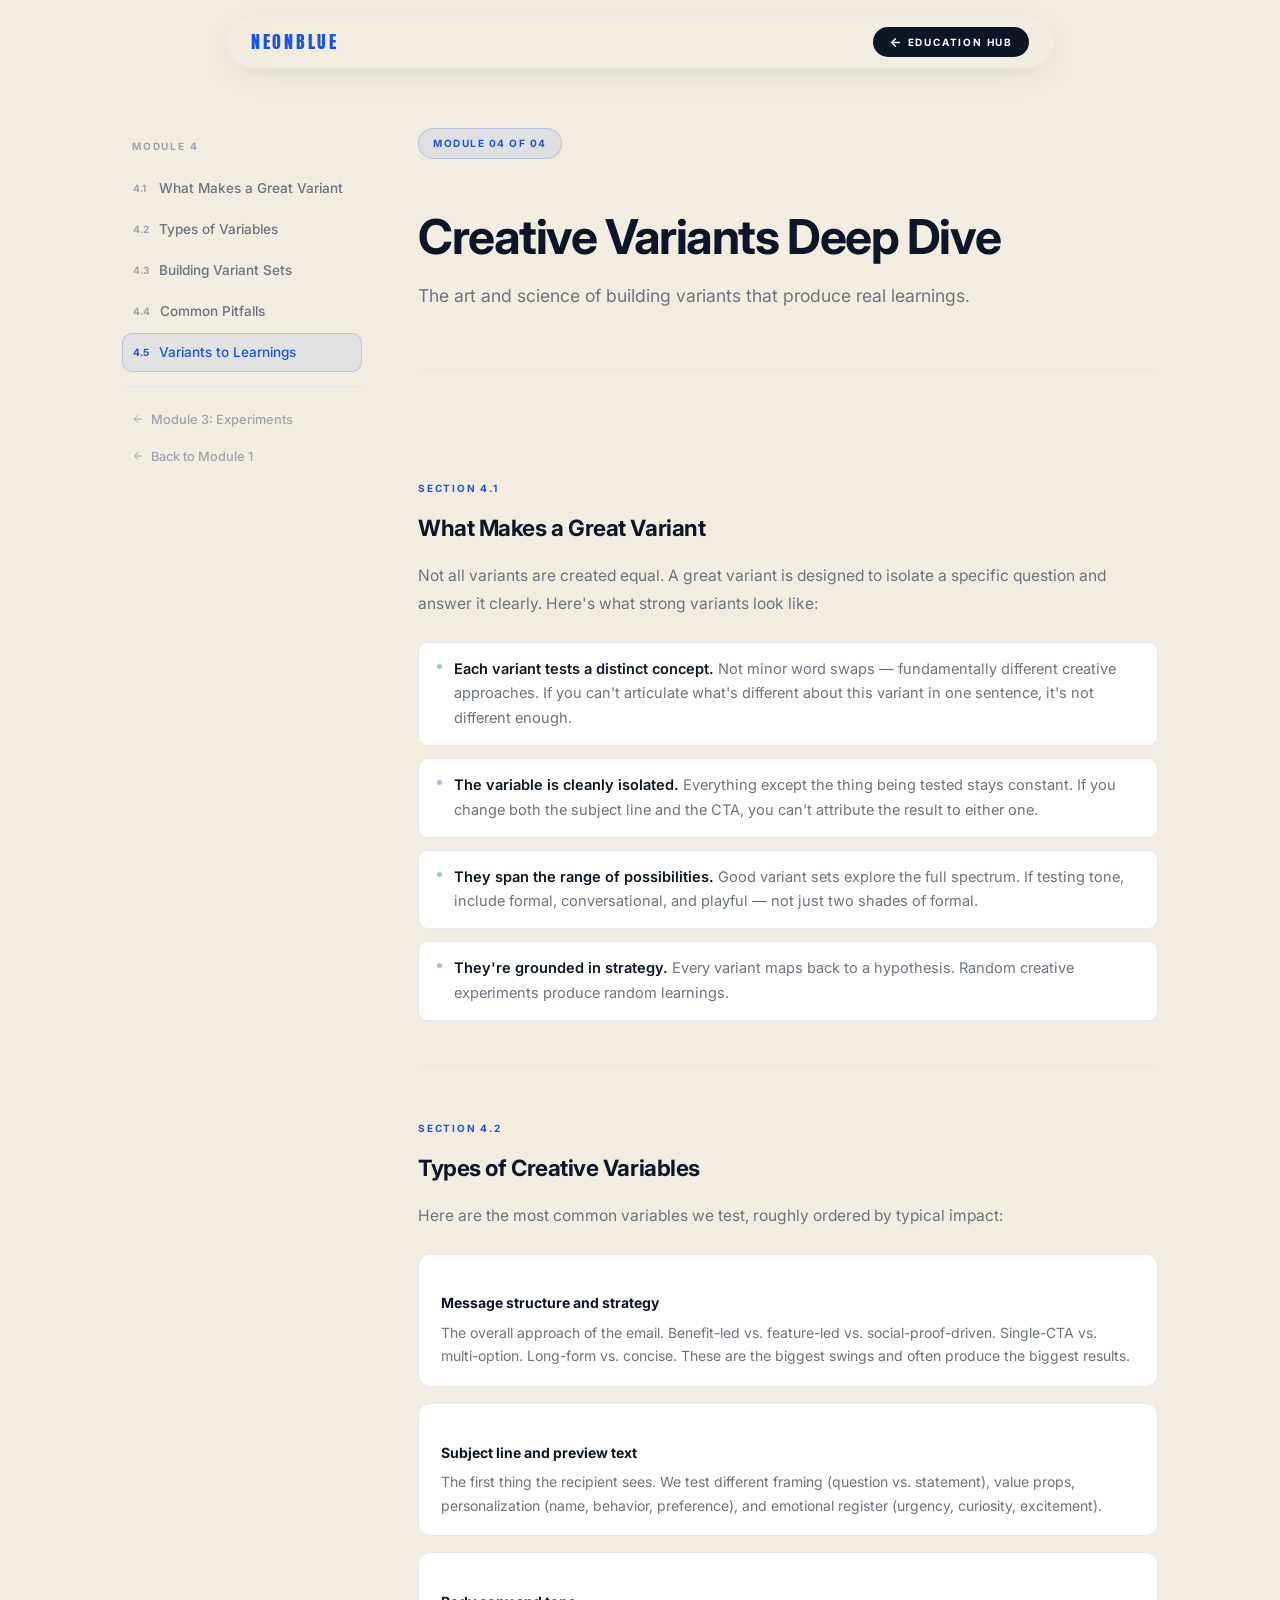
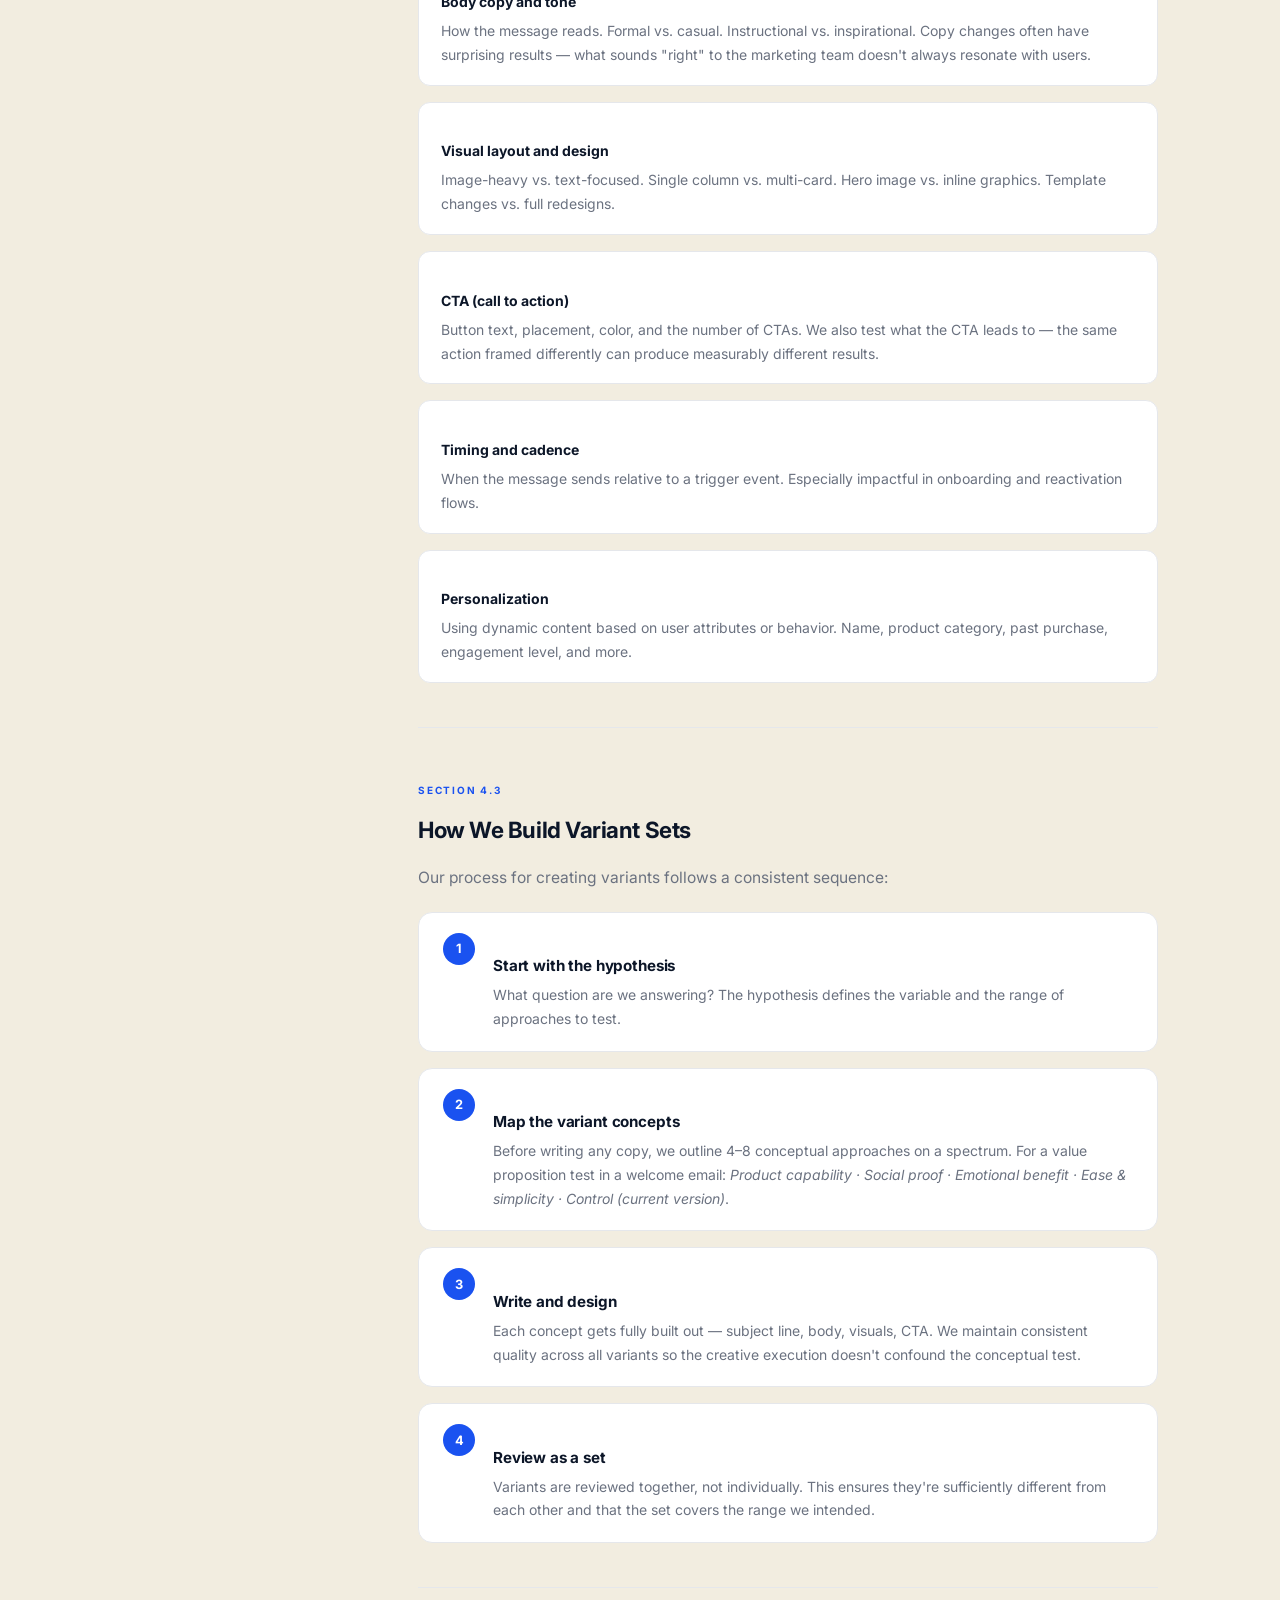
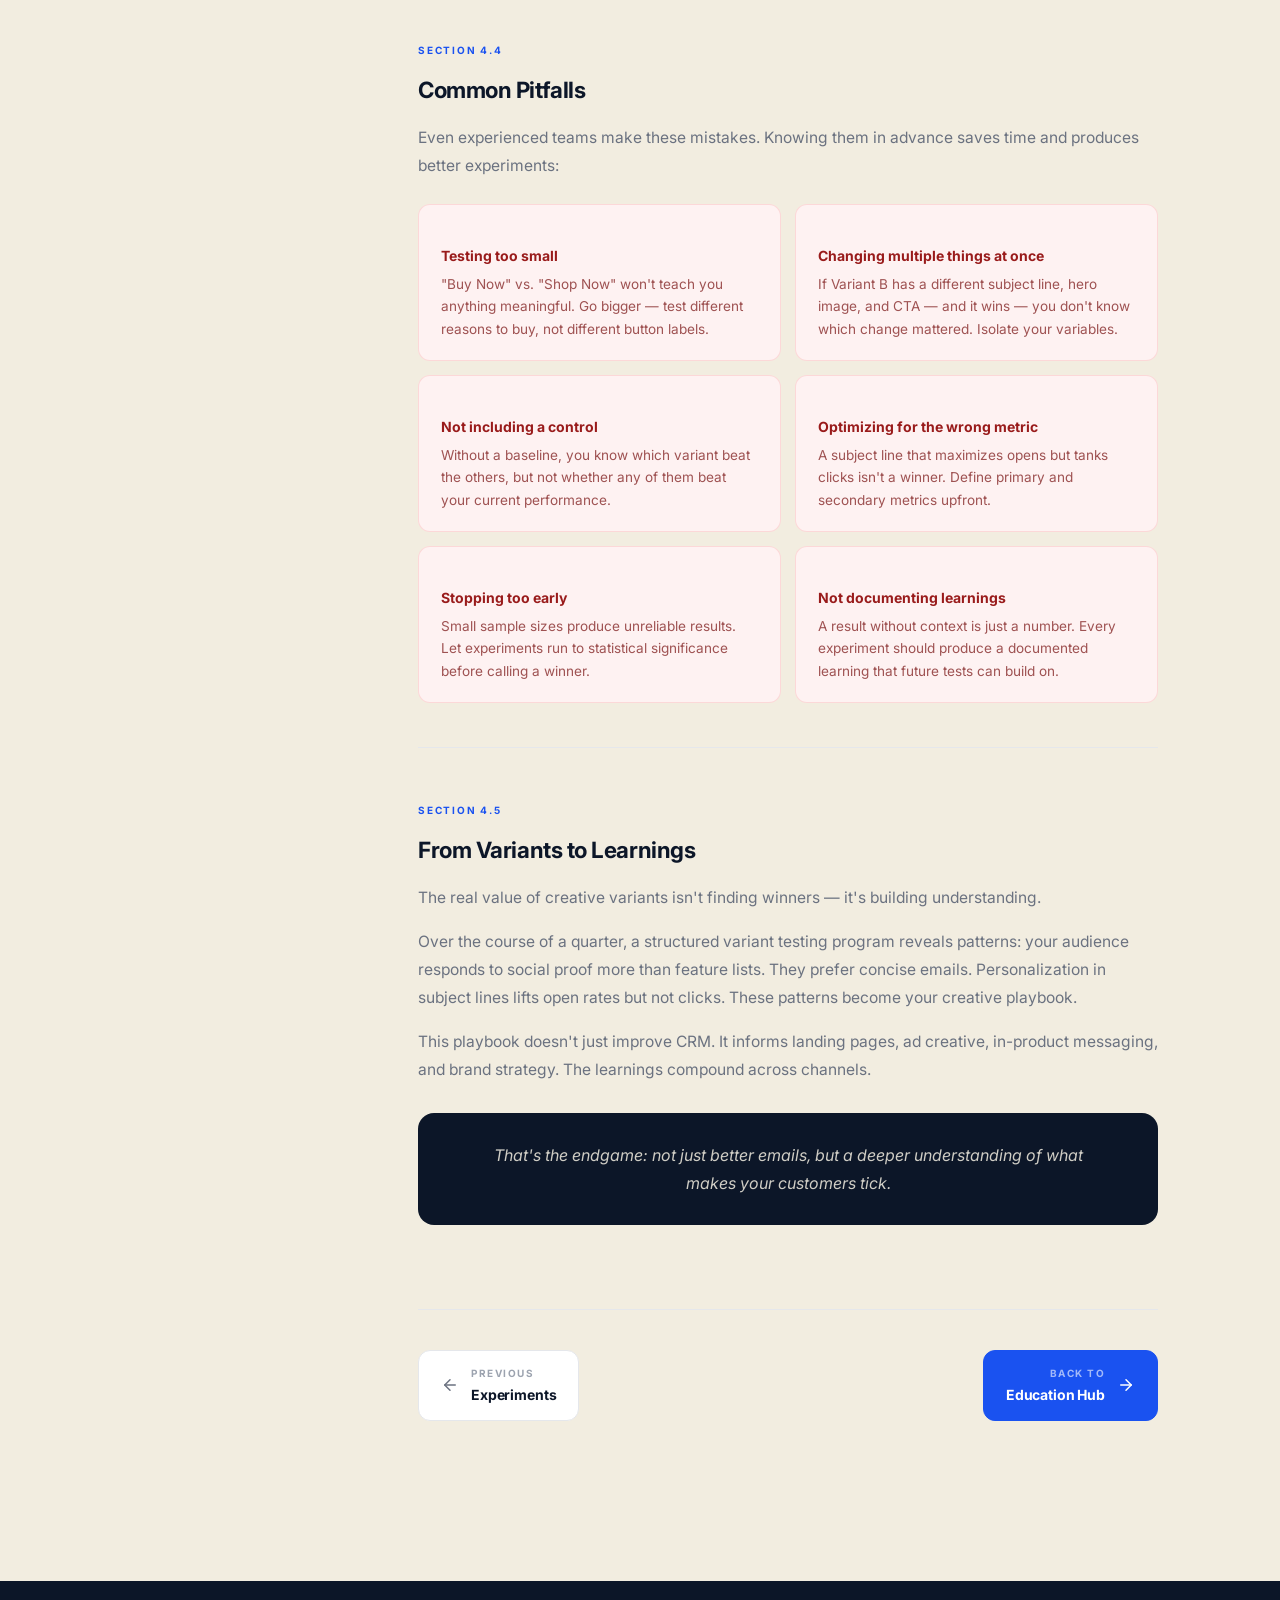
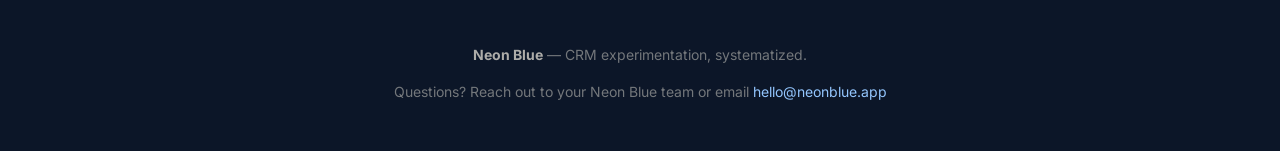
<file: education/module-4.html>
<!DOCTYPE html>
<html lang="en">

<head>
    <meta charset="UTF-8">
    <meta name="viewport" content="width=device-width, initial-scale=1.0">
    <title>Module 4: Creative Variants Deep Dive — Neon Blue Education</title>
    <meta name="description" content="The art and science of building variants that produce real learnings.">
    <link rel="stylesheet" href="styles.css">
</head>

<body class="module-page">

    <div class="edu-nav-wrap">
        <nav class="edu-nav">
            <a href="../index.html" class="nav-logo">NEONBLUE</a>
            <a href="index.html" class="nav-back">
                <svg xmlns="http://www.w3.org/2000/svg" viewBox="0 0 24 24" fill="none" stroke="currentColor"
                    stroke-width="2.5" stroke-linecap="round" stroke-linejoin="round">
                    <line x1="19" y1="12" x2="5" y2="12" />
                    <polyline points="12 19 5 12 12 5" />
                </svg>
                Education Hub
            </a>
        </nav>
    </div>

    <div class="nav-spacer"></div>

    <div class="container">
        <div class="module-layout">

            <aside class="module-sidebar">
                <p class="sidebar-title">Module 4</p>
                <ul class="sidebar-nav">
                    <li><a href="#section-4-1" class="active"><span class="sidebar-num">4.1</span> What Makes a Great
                            Variant</a></li>
                    <li><a href="#section-4-2"><span class="sidebar-num">4.2</span> Types of Variables</a></li>
                    <li><a href="#section-4-3"><span class="sidebar-num">4.3</span> Building Variant Sets</a></li>
                    <li><a href="#section-4-4"><span class="sidebar-num">4.4</span> Common Pitfalls</a></li>
                    <li><a href="#section-4-5"><span class="sidebar-num">4.5</span> Variants to Learnings</a></li>
                </ul>
                <div class="sidebar-divider"></div>
                <a href="module-3.html" class="sidebar-module-link">
                    <svg xmlns="http://www.w3.org/2000/svg" viewBox="0 0 24 24" fill="none" stroke="currentColor"
                        stroke-width="2" stroke-linecap="round" stroke-linejoin="round">
                        <line x1="19" y1="12" x2="5" y2="12" />
                        <polyline points="12 19 5 12 12 5" />
                    </svg>
                    Module 3: Experiments
                </a>
                <a href="module-1.html" class="sidebar-module-link">
                    <svg xmlns="http://www.w3.org/2000/svg" viewBox="0 0 24 24" fill="none" stroke="currentColor"
                        stroke-width="2" stroke-linecap="round" stroke-linejoin="round">
                        <line x1="19" y1="12" x2="5" y2="12" />
                        <polyline points="12 19 5 12 12 5" />
                    </svg>
                    Back to Module 1
                </a>
            </aside>

            <main class="module-content">

                <div class="module-hero fade-up delay-1">
                    <span class="module-badge">Module 04 of 04</span>
                    <h1>Creative Variants Deep Dive</h1>
                    <p class="subtitle">The art and science of building variants that produce real learnings.</p>
                </div>

                <!-- 4.1 -->
                <section class="content-section fade-up delay-2" id="section-4-1">
                    <p class="section-label">Section 4.1</p>
                    <h2 class="section-heading">What Makes a Great Variant</h2>
                    <div class="section-body">
                        <p>Not all variants are created equal. A great variant is designed to isolate a specific
                            question and answer it clearly. Here's what strong variants look like:</p>
                    </div>
                    <div class="spec-list" style="margin-top: 24px;">
                        <div class="spec-list-item">
                            <div class="spec-bullet"></div>
                            <p><strong>Each variant tests a distinct concept.</strong> Not minor word swaps —
                                fundamentally different creative approaches. If you can't articulate what's different
                                about this variant in one sentence, it's not different enough.</p>
                        </div>
                        <div class="spec-list-item">
                            <div class="spec-bullet"></div>
                            <p><strong>The variable is cleanly isolated.</strong> Everything except the thing being
                                tested stays constant. If you change both the subject line and the CTA, you can't
                                attribute the result to either one.</p>
                        </div>
                        <div class="spec-list-item">
                            <div class="spec-bullet"></div>
                            <p><strong>They span the range of possibilities.</strong> Good variant sets explore the full
                                spectrum. If testing tone, include formal, conversational, and playful — not just two
                                shades of formal.</p>
                        </div>
                        <div class="spec-list-item">
                            <div class="spec-bullet"></div>
                            <p><strong>They're grounded in strategy.</strong> Every variant maps back to a hypothesis.
                                Random creative experiments produce random learnings.</p>
                        </div>
                    </div>
                </section>

                <!-- 4.2 -->
                <section class="content-section fade-up delay-2" id="section-4-2">
                    <p class="section-label">Section 4.2</p>
                    <h2 class="section-heading">Types of Creative Variables</h2>
                    <div class="section-body">
                        <p>Here are the most common variables we test, roughly ordered by typical impact:</p>
                    </div>
                    <div class="var-list">
                        <div class="var-item">
                            <h4>Message structure and strategy</h4>
                            <p>The overall approach of the email. Benefit-led vs. feature-led vs. social-proof-driven.
                                Single-CTA vs. multi-option. Long-form vs. concise. These are the biggest swings and
                                often produce the biggest results.</p>
                        </div>
                        <div class="var-item">
                            <h4>Subject line and preview text</h4>
                            <p>The first thing the recipient sees. We test different framing (question vs. statement),
                                value props, personalization (name, behavior, preference), and emotional register
                                (urgency, curiosity, excitement).</p>
                        </div>
                        <div class="var-item">
                            <h4>Body copy and tone</h4>
                            <p>How the message reads. Formal vs. casual. Instructional vs. inspirational. Copy changes
                                often have surprising results — what sounds "right" to the marketing team doesn't always
                                resonate with users.</p>
                        </div>
                        <div class="var-item">
                            <h4>Visual layout and design</h4>
                            <p>Image-heavy vs. text-focused. Single column vs. multi-card. Hero image vs. inline
                                graphics. Template changes vs. full redesigns.</p>
                        </div>
                        <div class="var-item">
                            <h4>CTA (call to action)</h4>
                            <p>Button text, placement, color, and the number of CTAs. We also test what the CTA leads to
                                — the same action framed differently can produce measurably different results.</p>
                        </div>
                        <div class="var-item">
                            <h4>Timing and cadence</h4>
                            <p>When the message sends relative to a trigger event. Especially impactful in onboarding
                                and reactivation flows.</p>
                        </div>
                        <div class="var-item">
                            <h4>Personalization</h4>
                            <p>Using dynamic content based on user attributes or behavior. Name, product category, past
                                purchase, engagement level, and more.</p>
                        </div>
                    </div>
                </section>

                <!-- 4.3 -->
                <section class="content-section fade-up delay-2" id="section-4-3">
                    <p class="section-label">Section 4.3</p>
                    <h2 class="section-heading">How We Build Variant Sets</h2>
                    <div class="section-body">
                        <p>Our process for creating variants follows a consistent sequence:</p>
                    </div>
                    <div class="steps-list">
                        <div class="step-item">
                            <div class="step-number">1</div>
                            <div class="step-content">
                                <h4>Start with the hypothesis</h4>
                                <p>What question are we answering? The hypothesis defines the variable and the range of
                                    approaches to test.</p>
                            </div>
                        </div>
                        <div class="step-item">
                            <div class="step-number">2</div>
                            <div class="step-content">
                                <h4>Map the variant concepts</h4>
                                <p>Before writing any copy, we outline 4–8 conceptual approaches on a spectrum. For a
                                    value proposition test in a welcome email: <em>Product capability · Social proof ·
                                        Emotional benefit · Ease & simplicity · Control (current version)</em>.</p>
                            </div>
                        </div>
                        <div class="step-item">
                            <div class="step-number">3</div>
                            <div class="step-content">
                                <h4>Write and design</h4>
                                <p>Each concept gets fully built out — subject line, body, visuals, CTA. We maintain
                                    consistent quality across all variants so the creative execution doesn't confound
                                    the conceptual test.</p>
                            </div>
                        </div>
                        <div class="step-item">
                            <div class="step-number">4</div>
                            <div class="step-content">
                                <h4>Review as a set</h4>
                                <p>Variants are reviewed together, not individually. This ensures they're sufficiently
                                    different from each other and that the set covers the range we intended.</p>
                            </div>
                        </div>
                    </div>
                </section>

                <!-- 4.4 -->
                <section class="content-section fade-up delay-2" id="section-4-4">
                    <p class="section-label">Section 4.4</p>
                    <h2 class="section-heading">Common Pitfalls</h2>
                    <div class="section-body">
                        <p>Even experienced teams make these mistakes. Knowing them in advance saves time and produces
                            better experiments:</p>
                    </div>
                    <div class="pitfall-grid">
                        <div class="pitfall-card">
                            <h4>Testing too small</h4>
                            <p>"Buy Now" vs. "Shop Now" won't teach you anything meaningful. Go bigger — test different
                                reasons to buy, not different button labels.</p>
                        </div>
                        <div class="pitfall-card">
                            <h4>Changing multiple things at once</h4>
                            <p>If Variant B has a different subject line, hero image, and CTA — and it wins — you don't
                                know which change mattered. Isolate your variables.</p>
                        </div>
                        <div class="pitfall-card">
                            <h4>Not including a control</h4>
                            <p>Without a baseline, you know which variant beat the others, but not whether any of them
                                beat your current performance.</p>
                        </div>
                        <div class="pitfall-card">
                            <h4>Optimizing for the wrong metric</h4>
                            <p>A subject line that maximizes opens but tanks clicks isn't a winner. Define primary and
                                secondary metrics upfront.</p>
                        </div>
                        <div class="pitfall-card">
                            <h4>Stopping too early</h4>
                            <p>Small sample sizes produce unreliable results. Let experiments run to statistical
                                significance before calling a winner.</p>
                        </div>
                        <div class="pitfall-card">
                            <h4>Not documenting learnings</h4>
                            <p>A result without context is just a number. Every experiment should produce a documented
                                learning that future tests can build on.</p>
                        </div>
                    </div>
                </section>

                <!-- 4.5 -->
                <section class="content-section fade-up delay-2" id="section-4-5">
                    <p class="section-label">Section 4.5</p>
                    <h2 class="section-heading">From Variants to Learnings</h2>
                    <div class="section-body">
                        <p>The real value of creative variants isn't finding winners — it's building understanding.</p>
                        <p>Over the course of a quarter, a structured variant testing program reveals patterns: your
                            audience responds to social proof more than feature lists. They prefer concise emails.
                            Personalization in subject lines lifts open rates but not clicks. These patterns become your
                            creative playbook.</p>
                        <p>This playbook doesn't just improve CRM. It informs landing pages, ad creative, in-product
                            messaging, and brand strategy. The learnings compound across channels.</p>
                    </div>
                    <div class="insight-box">
                        <p>That's the endgame: not just better emails, but a deeper understanding of what makes your
                            customers tick.</p>
                    </div>
                </section>

                <div class="module-nav-footer">
                    <a href="module-3.html" class="module-nav-btn">
                        <svg xmlns="http://www.w3.org/2000/svg" viewBox="0 0 24 24" fill="none" stroke="currentColor"
                            stroke-width="2" stroke-linecap="round" stroke-linejoin="round">
                            <line x1="19" y1="12" x2="5" y2="12" />
                            <polyline points="12 19 5 12 12 5" />
                        </svg>
                        <div>
                            <span class="btn-label">Previous</span>
                            <span class="btn-title">Experiments</span>
                        </div>
                    </a>
                    <a href="index.html" class="module-nav-btn next-btn">
                        <div style="text-align: right;">
                            <span class="btn-label">Back to</span>
                            <span class="btn-title">Education Hub</span>
                        </div>
                        <svg xmlns="http://www.w3.org/2000/svg" viewBox="0 0 24 24" fill="none" stroke="currentColor"
                            stroke-width="2" stroke-linecap="round" stroke-linejoin="round">
                            <line x1="5" y1="12" x2="19" y2="12" />
                            <polyline points="12 5 19 12 12 19" />
                        </svg>
                    </a>
                </div>

            </main>
        </div>
    </div>

    <footer class="edu-footer">
        <div class="container">
            <p><strong>Neon Blue</strong> — CRM experimentation, systematized.</p>
            <p>Questions? Reach out to your Neon Blue team or email <a
                    href="mailto:hello@neonblue.app">hello@neonblue.app</a></p>
        </div>
    </footer>

    <script>
        const sections = document.querySelectorAll('.content-section[id]');
        const navLinks = document.querySelectorAll('.sidebar-nav a');
        const observer = new IntersectionObserver((entries) => {
            entries.forEach(entry => {
                if (entry.isIntersecting) {
                    navLinks.forEach(l => l.classList.remove('active'));
                    const link = document.querySelector(`.sidebar-nav a[href="#${entry.target.id}"]`);
                    if (link) link.classList.add('active');
                }
            });
        }, { rootMargin: '-20% 0px -70% 0px' });
        sections.forEach(s => observer.observe(s));
    </script>
</body>

</html>
</file>
<file: education/styles.css>
/* =========================================
   Neonblue Education Hub — Styles
   Matched to neonblue.app design language
   ========================================= */

@import url('https://fonts.googleapis.com/css2?family=Anton&family=Playfair+Display:ital,wght@0,700;1,400;1,700&family=Inter:wght@300;400;500;600;700&display=swap');

/* --- Root Variables --- */
:root {
    --nb-blue: #1A52F0;
    --nb-blue-dk: #1240CC;
    --nb-navy: #0C1628;
    --nb-navy-2: #162035;
    --nb-cream: #F2EDE0;
    --nb-border: #E5E7EB;
    --nb-gray: #6B7280;
    --nb-gray-2: #9CA3AF;

    /* Hero dark section */
    --hero-bg: #1c366e;
    --blue-glow: #3b82f6;
    --indigo-glow: #6366f1;

    --font-main: 'Inter', -apple-system, BlinkMacSystemFont, sans-serif;
    --font-anton: 'Anton', sans-serif;
    --font-serif: 'Playfair Display', serif;
    --transition: all 0.3s cubic-bezier(0.25, 0.1, 0.25, 1.0);

    --radius-pill: 9999px;
    --radius-card: 16px;
    --radius-sm: 10px;
}

/* --- Reset --- */
*,
*::before,
*::after {
    box-sizing: border-box;
}

body {
    background-color: var(--nb-cream);
    color: var(--nb-navy);
    font-family: var(--font-main);
    line-height: 1.65;
    min-height: 100vh;
    margin: 0;
    -webkit-font-smoothing: antialiased;
    -moz-osx-font-smoothing: grayscale;
    overflow-x: hidden;
}

/* =========================================
   Floating Pill Navbar
   ========================================= */
.edu-nav-wrap {
    position: fixed;
    top: 16px;
    left: 50%;
    transform: translateX(-50%);
    z-index: 100;
    width: 100%;
    max-width: 860px;
    padding: 0 16px;
}

.edu-nav {
    background: rgba(242, 237, 224, 0.85);
    backdrop-filter: blur(20px);
    -webkit-backdrop-filter: blur(20px);
    border: 1px solid rgba(229, 231, 235, 0.6);
    border-radius: var(--radius-pill);
    height: 52px;
    padding: 0 24px;
    display: flex;
    align-items: center;
    justify-content: space-between;
    box-shadow: 0 8px 30px rgba(0, 0, 0, 0.06);
}

/* Inside a hero (dark bg) the nav stays cream-ish but more translucent */
.hero-section .edu-nav-wrap {
    /* no change needed — cream pill looks great on dark bg too */
}

.nav-logo {
    font-family: var(--font-anton);
    font-size: 18px;
    letter-spacing: 0.15em;
    color: var(--nb-blue);
    text-decoration: none;
}

.nav-links {
    display: flex;
    align-items: center;
    gap: 8px;
}

.nav-links a {
    font-size: 10px;
    font-weight: 700;
    letter-spacing: 0.18em;
    text-transform: uppercase;
    color: rgba(12, 22, 40, 0.6);
    text-decoration: none;
    padding: 6px 12px;
    border-radius: var(--radius-pill);
    transition: var(--transition);
}

.nav-links a:hover {
    color: var(--nb-blue);
}

.nav-back {
    display: inline-flex;
    align-items: center;
    gap: 6px;
    font-size: 10px;
    font-weight: 700;
    letter-spacing: 0.18em;
    text-transform: uppercase;
    color: rgba(12, 22, 40, 0.6);
    text-decoration: none;
    padding: 7px 16px;
    border-radius: var(--radius-pill);
    background: var(--nb-navy);
    color: white;
    transition: var(--transition);
}

.nav-back:hover {
    background: var(--nb-blue);
}

.nav-back svg {
    width: 13px;
    height: 13px;
}

/* =========================================
   Layout
   ========================================= */
.page-wrap {
    position: relative;
}

.container {
    max-width: 1100px;
    margin: 0 auto;
    padding: 0 32px;
}

/* =========================================
   Hero Section (dark navy — matches website)
   ========================================= */
.edu-hero {
    background: var(--hero-bg);
    padding: 88px 0 80px;
    /* top pad accounts for floating nav */
    position: relative;
    overflow: hidden;
}

/* Background grid + glows */
.hero-bg-effects {
    position: absolute;
    inset: 0;
    pointer-events: none;
    z-index: 0;
}

.hero-grid {
    position: absolute;
    inset: 0;
    background-image: url("data:image/svg+xml,%3Csvg width='24' height='24' xmlns='http://www.w3.org/2000/svg'%3E%3Ccircle cx='1' cy='1' r='1' fill='rgba(255,255,255,0.025)'/%3E%3C/svg%3E");
    background-size: 24px 24px;
    opacity: 0.5;
}

.hero-glow-1 {
    position: absolute;
    top: -20%;
    left: -10%;
    width: 60%;
    height: 60%;
    background: rgba(59, 130, 246, 0.4);
    border-radius: 50%;
    filter: blur(140px);
    mix-blend-mode: screen;
    opacity: 0.6;
}

.hero-glow-2 {
    position: absolute;
    top: 40%;
    right: -20%;
    width: 50%;
    height: 70%;
    background: rgba(99, 102, 241, 0.3);
    border-radius: 50%;
    filter: blur(160px);
    mix-blend-mode: screen;
    opacity: 0.5;
}

.edu-hero .inner {
    position: relative;
    z-index: 1;
    text-align: center;
}

/* Hero badge */
.hero-badge {
    display: inline-flex;
    align-items: center;
    gap: 10px;
    border: 1px solid rgba(255, 255, 255, 0.12);
    border-radius: var(--radius-pill);
    padding: 7px 18px;
    font-size: 10px;
    font-weight: 700;
    letter-spacing: 0.2em;
    text-transform: uppercase;
    color: rgba(255, 255, 255, 0.55);
    background: linear-gradient(90deg, rgba(255, 255, 255, 0.05), transparent);
    backdrop-filter: blur(12px);
    margin-bottom: 28px;
}

.hero-badge-dot {
    width: 6px;
    height: 6px;
    border-radius: 50%;
    background: rgba(255, 255, 255, 0.4);
    box-shadow: 0 0 8px rgba(255, 255, 255, 0.5);
}

.edu-hero h1 {
    font-size: clamp(2.6rem, 5vw, 4.2rem);
    font-weight: 600;
    letter-spacing: -0.025em;
    line-height: 1.08;
    color: var(--nb-cream);
    margin: 0 0 20px;
}

.edu-hero .hero-sub {
    font-size: 1.175rem;
    color: rgba(255, 255, 255, 0.6);
    max-width: 560px;
    margin: 0 auto 40px;
    line-height: 1.7;
}

/* CTA button — spinning gradient border, matches website */
.hero-cta-wrap {
    display: inline-flex;
    justify-content: center;
}

.hero-cta {
    position: relative;
    display: inline-flex;
    align-items: center;
    justify-content: center;
    padding: 2px;
    border-radius: var(--radius-pill);
    overflow: hidden;
    text-decoration: none;
    box-shadow: 0 10px 30px rgba(26, 82, 240, 0.25);
    transition: transform 0.2s ease;
}

.hero-cta:hover {
    transform: scale(1.04);
}

.hero-cta-border {
    position: absolute;
    inset: -1000%;
    background: conic-gradient(from 90deg at 50% 50%, #0C1628 0%, #1A52F0 50%, #0C1628 100%);
    animation: spin 4s linear infinite;
}

@keyframes spin {
    to {
        transform: rotate(360deg);
    }
}

.hero-cta-inner {
    position: relative;
    display: inline-flex;
    align-items: center;
    gap: 8px;
    font-family: var(--font-main);
    font-size: 1rem;
    font-weight: 700;
    padding: 14px 36px;
    border-radius: var(--radius-pill);
    background: white;
    color: var(--nb-navy);
    transition: var(--transition);
    white-space: nowrap;
}

.hero-cta:hover .hero-cta-inner {
    background: var(--nb-blue);
    color: white;
}

.hero-cta-inner svg {
    width: 16px;
    height: 16px;
    transition: transform 0.2s ease;
}

.hero-cta:hover .hero-cta-inner svg {
    transform: translateX(4px);
}

/* Bottom bar ("Test More. Learn Faster. Grow Revenue.") */
.hero-bottom-bar {
    margin-top: 64px;
    padding: 0 16px;
}

.hero-bottom-bar-inner {
    background: rgba(255, 255, 255, 0.03);
    border: 1px solid rgba(255, 255, 255, 0.1);
    border-radius: 16px;
    backdrop-filter: blur(20px);
    position: relative;
    overflow: hidden;
}

.hero-bottom-bar-inner::before {
    content: '';
    position: absolute;
    top: 0;
    left: 0;
    right: 0;
    height: 1px;
    background: linear-gradient(90deg, transparent, rgba(255, 255, 255, 0.2), transparent);
}

.hero-bar-grid {
    display: grid;
    grid-template-columns: repeat(4, 1fr);
    divide: rgba(255, 255, 255, 0.1);
}

@media (max-width: 640px) {
    .hero-bar-grid {
        grid-template-columns: repeat(2, 1fr);
    }
}

.hero-bar-item {
    padding: 20px 16px;
    text-align: center;
    border-right: 1px solid rgba(255, 255, 255, 0.08);
}

.hero-bar-item:last-child {
    border-right: none;
}

.hero-bar-item p {
    font-size: clamp(0.95rem, 1.8vw, 1.3rem);
    font-weight: 700;
    color: var(--nb-cream);
    letter-spacing: -0.02em;
    margin: 0;
}

.hero-bar-item p.glow {
    color: var(--nb-cream);
    text-shadow: 0 0 12px rgba(26, 82, 240, 0.6);
    -webkit-text-stroke: 0.4px var(--nb-blue);
}

/* =========================================
   Module Grid (landing page)
   ========================================= */
.module-grid-section {
    background: var(--nb-cream);
    padding: 80px 0 120px;
}

.section-eyebrow {
    font-size: 10px;
    font-weight: 700;
    letter-spacing: 0.2em;
    text-transform: uppercase;
    color: var(--nb-blue);
    margin-bottom: 12px;
    text-align: center;
}

.section-title {
    font-size: clamp(1.6rem, 3vw, 2.25rem);
    font-weight: 700;
    letter-spacing: -0.025em;
    color: var(--nb-navy);
    text-align: center;
    margin-bottom: 48px;
}

.module-grid {
    display: grid;
    grid-template-columns: repeat(2, 1fr);
    gap: 20px;
}

@media (max-width: 768px) {
    .module-grid {
        grid-template-columns: 1fr;
    }
}

.module-card {
    text-decoration: none;
    color: inherit;
    display: flex;
    flex-direction: column;
    padding: 32px;
    background: white;
    border: 1px solid var(--nb-border);
    border-radius: var(--radius-card);
    transition: var(--transition);
    cursor: pointer;
}

.module-card:hover {
    border-color: rgba(26, 82, 240, 0.35);
    box-shadow: 0 12px 40px rgba(26, 82, 240, 0.1), 0 2px 8px rgba(0, 0, 0, 0.04);
    transform: translateY(-4px);
}

.module-number {
    font-size: 10px;
    font-weight: 700;
    letter-spacing: 0.18em;
    text-transform: uppercase;
    color: var(--nb-blue);
    margin-bottom: 16px;
}

.module-icon-wrap {
    width: 48px;
    height: 48px;
    border-radius: 12px;
    background: rgba(26, 82, 240, 0.07);
    border: 1px solid rgba(26, 82, 240, 0.15);
    display: flex;
    align-items: center;
    justify-content: center;
    margin-bottom: 20px;
    transition: var(--transition);
}

.module-card:hover .module-icon-wrap {
    background: rgba(26, 82, 240, 0.12);
    border-color: rgba(26, 82, 240, 0.3);
}

.module-icon-wrap svg {
    width: 22px;
    height: 22px;
    color: var(--nb-blue);
    stroke-width: 1.8;
}

.module-card h2 {
    font-size: 1.2rem;
    font-weight: 700;
    color: var(--nb-navy);
    letter-spacing: -0.02em;
    margin-bottom: 12px;
    line-height: 1.25;
}

.module-card>p {
    font-size: 0.925rem;
    line-height: 1.7;
    color: var(--nb-gray);
    flex-grow: 1;
    margin-bottom: 28px;
}

.module-card-link {
    display: inline-flex;
    align-items: center;
    gap: 6px;
    font-size: 0.85rem;
    font-weight: 700;
    color: var(--nb-blue);
    letter-spacing: 0.02em;
    transition: gap 0.2s ease;
}

.module-card:hover .module-card-link {
    gap: 10px;
}

.module-card-link svg {
    width: 14px;
    height: 14px;
}

/* =========================================
   Module Page Layout
   ========================================= */
.module-page {
    background: var(--nb-cream);
    min-height: 100vh;
}

/* Spacer for the fixed nav */
.nav-spacer {
    height: 80px;
}

.module-layout {
    display: grid;
    grid-template-columns: 240px 1fr;
    gap: 56px;
    padding: 48px 0 120px;
    align-items: start;
}

@media (max-width: 960px) {
    .module-layout {
        grid-template-columns: 1fr;
    }

    .module-sidebar {
        display: none;
    }
}

/* --------- Sidebar --------- */
.module-sidebar {
    position: sticky;
    top: 88px;
}

.sidebar-title {
    font-size: 10px;
    font-weight: 700;
    letter-spacing: 0.18em;
    text-transform: uppercase;
    color: var(--nb-gray-2);
    margin-bottom: 14px;
    padding: 0 10px;
}

.sidebar-nav {
    list-style: none;
    padding: 0;
    margin: 0;
    display: flex;
    flex-direction: column;
    gap: 2px;
}

.sidebar-nav a {
    display: flex;
    align-items: flex-start;
    gap: 10px;
    padding: 9px 10px;
    border-radius: var(--radius-sm);
    text-decoration: none;
    color: var(--nb-gray);
    font-size: 0.85rem;
    font-weight: 500;
    line-height: 1.4;
    transition: var(--transition);
    border: 1px solid transparent;
}

.sidebar-nav a:hover {
    color: var(--nb-navy);
    background: rgba(12, 22, 40, 0.05);
}

.sidebar-nav a.active {
    color: var(--nb-blue);
    background: rgba(26, 82, 240, 0.07);
    border-color: rgba(26, 82, 240, 0.2);
}

.sidebar-num {
    font-size: 10px;
    font-weight: 700;
    color: var(--nb-gray-2);
    min-width: 16px;
    padding-top: 2px;
}

.sidebar-nav a.active .sidebar-num {
    color: var(--nb-blue);
}

.sidebar-divider {
    height: 1px;
    background: var(--nb-border);
    margin: 14px 0;
}

.sidebar-module-link {
    display: flex;
    align-items: center;
    gap: 7px;
    padding: 8px 10px;
    border-radius: var(--radius-sm);
    text-decoration: none;
    color: var(--nb-gray-2);
    font-size: 0.8rem;
    font-weight: 500;
    transition: var(--transition);
}

.sidebar-module-link:hover {
    color: var(--nb-gray);
}

.sidebar-module-link svg {
    width: 12px;
    height: 12px;
}

/* --------- Module Hero (within module pages) --------- */
.module-hero {
    margin-bottom: 56px;
    padding-bottom: 40px;
    border-bottom: 1px solid var(--nb-border);
}

.module-badge {
    display: inline-flex;
    align-items: center;
    gap: 8px;
    font-size: 10px;
    font-weight: 700;
    letter-spacing: 0.15em;
    text-transform: uppercase;
    color: var(--nb-blue);
    background: rgba(26, 82, 240, 0.08);
    border: 1px solid rgba(26, 82, 240, 0.2);
    border-radius: var(--radius-pill);
    padding: 6px 14px;
    margin-bottom: 20px;
}

.module-hero h1 {
    font-size: clamp(2rem, 4vw, 3rem);
    font-weight: 700;
    letter-spacing: -0.03em;
    color: var(--nb-navy);
    margin-bottom: 14px;
    line-height: 1.1;
}

.module-hero .subtitle {
    font-size: 1.1rem;
    color: var(--nb-gray);
    max-width: 560px;
    line-height: 1.7;
}

/* --------- Content Sections --------- */
.content-section {
    padding: 44px 0;
    border-bottom: 1px solid var(--nb-border);
}

.content-section:last-of-type {
    border-bottom: none;
}

.section-label {
    font-size: 10px;
    font-weight: 700;
    text-transform: uppercase;
    letter-spacing: 0.18em;
    color: var(--nb-blue);
    margin-bottom: 10px;
}

.section-heading {
    font-size: 1.4rem;
    font-weight: 700;
    color: var(--nb-navy);
    margin-bottom: 20px;
    letter-spacing: -0.02em;
    line-height: 1.2;
}

.section-body {
    display: flex;
    flex-direction: column;
    gap: 16px;
}

.section-body p {
    font-size: 0.975rem;
    color: var(--nb-gray);
    line-height: 1.8;
    margin: 0;
}

/* --------- Takeaway Box --------- */
.takeaway-box {
    margin-top: 28px;
    padding: 20px 24px;
    background: rgba(26, 82, 240, 0.06);
    border: 1px solid rgba(26, 82, 240, 0.2);
    border-left: 3px solid var(--nb-blue);
    border-radius: 12px;
}

.takeaway-label {
    font-size: 10px;
    font-weight: 700;
    text-transform: uppercase;
    letter-spacing: 0.15em;
    color: var(--nb-blue);
    margin-bottom: 8px;
}

.takeaway-box p {
    font-size: 0.925rem;
    color: var(--nb-navy-2);
    line-height: 1.7;
    font-style: italic;
    margin: 0;
}

/* --------- Pillar Cards --------- */
.pillar-grid {
    display: grid;
    grid-template-columns: repeat(3, 1fr);
    gap: 16px;
    margin-top: 28px;
}

@media (max-width: 860px) {
    .pillar-grid {
        grid-template-columns: 1fr;
    }
}

.pillar-card {
    padding: 24px;
    background: white;
    border: 1px solid var(--nb-border);
    border-radius: 14px;
    transition: var(--transition);
}

.pillar-card:hover {
    border-color: rgba(26, 82, 240, 0.2);
    box-shadow: 0 4px 16px rgba(0, 0, 0, 0.05);
}

.pillar-card h4 {
    font-size: 0.9rem;
    font-weight: 700;
    color: var(--nb-navy);
    margin-bottom: 8px;
    letter-spacing: -0.01em;
    line-height: 1.3;
}

.pillar-card p {
    font-size: 0.875rem;
    color: var(--nb-gray);
    line-height: 1.7;
    margin: 0;
}

/* --------- Role Grid --------- */
.role-grid {
    display: grid;
    grid-template-columns: 1fr 1fr;
    gap: 16px;
    margin-top: 28px;
}

@media (max-width: 680px) {
    .role-grid {
        grid-template-columns: 1fr;
    }
}

.role-card {
    padding: 24px;
    background: white;
    border: 1px solid var(--nb-border);
    border-radius: 14px;
}

.role-card h4 {
    font-size: 10px;
    font-weight: 700;
    text-transform: uppercase;
    letter-spacing: 0.15em;
    color: var(--nb-blue);
    margin-bottom: 14px;
}

.role-list {
    list-style: none;
    padding: 0;
    margin: 0;
    display: flex;
    flex-direction: column;
    gap: 9px;
}

.role-list li {
    font-size: 0.875rem;
    color: var(--nb-gray);
    padding-left: 16px;
    position: relative;
    line-height: 1.5;
}

.role-list li::before {
    content: '';
    position: absolute;
    left: 0;
    top: 8px;
    width: 5px;
    height: 5px;
    border-radius: 50%;
    background: var(--nb-blue);
    opacity: 0.3;
}

.role-card.both-card h4 {
    color: #7c3aed;
}

.role-card.both-card .role-list li::before {
    background: #7c3aed;
}

/* --------- Numbered Steps --------- */
.steps-list {
    display: flex;
    flex-direction: column;
    gap: 16px;
    margin-top: 20px;
}

.step-item {
    display: flex;
    gap: 18px;
    align-items: flex-start;
    padding: 20px 24px;
    background: white;
    border: 1px solid var(--nb-border);
    border-radius: 14px;
    transition: var(--transition);
}

.step-item:hover {
    border-color: rgba(26, 82, 240, 0.25);
    box-shadow: 0 4px 16px rgba(0, 0, 0, 0.04);
}

.step-number {
    flex-shrink: 0;
    width: 32px;
    height: 32px;
    background: var(--nb-blue);
    border-radius: 50%;
    display: flex;
    align-items: center;
    justify-content: center;
    font-size: 0.8rem;
    font-weight: 700;
    color: white;
}

.step-content h4 {
    font-size: 0.95rem;
    font-weight: 700;
    color: var(--nb-navy);
    margin-bottom: 5px;
    letter-spacing: -0.01em;
}

.step-content p {
    font-size: 0.875rem;
    color: var(--nb-gray);
    line-height: 1.7;
    margin: 0;
}

/* --------- Hypothesis --------- */
.hyp-grid {
    display: flex;
    flex-direction: column;
    gap: 12px;
    margin-top: 20px;
}

.hyp-item {
    display: flex;
    gap: 16px;
    padding: 20px 24px;
    background: white;
    border: 1px solid var(--nb-border);
    border-radius: 14px;
}

.hyp-index {
    flex-shrink: 0;
    font-size: 1.4rem;
    font-weight: 800;
    color: rgba(26, 82, 240, 0.25);
    line-height: 1;
    padding-top: 2px;
    font-variant-numeric: tabular-nums;
}

.hyp-item h4 {
    font-size: 0.875rem;
    font-weight: 700;
    color: var(--nb-navy);
    margin-bottom: 5px;
    letter-spacing: 0;
    line-height: 1.3;
}

.hyp-item p {
    font-size: 0.85rem;
    color: var(--nb-gray);
    line-height: 1.65;
    margin: 0;
}

/* --------- Spec List --------- */
.spec-list {
    display: flex;
    flex-direction: column;
    gap: 12px;
    margin-top: 24px;
}

.spec-list-item {
    display: flex;
    gap: 12px;
    align-items: flex-start;
    font-size: 0.912rem;
    color: var(--nb-gray);
    line-height: 1.7;
    padding: 14px 18px;
    background: white;
    border: 1px solid var(--nb-border);
    border-radius: 10px;
}

.spec-bullet {
    flex-shrink: 0;
    margin-top: 7px;
    width: 5px;
    height: 5px;
    border-radius: 50%;
    background: var(--nb-blue);
    opacity: 0.4;
}

.spec-list-item strong {
    color: var(--nb-navy);
    font-weight: 600;
}

.spec-list-item p {
    margin: 0;
    color: inherit;
}

/* --------- Pitfall Cards --------- */
.pitfall-grid {
    display: grid;
    grid-template-columns: repeat(2, 1fr);
    gap: 14px;
    margin-top: 24px;
}

@media (max-width: 680px) {
    .pitfall-grid {
        grid-template-columns: 1fr;
    }
}

.pitfall-card {
    padding: 20px 22px;
    background: #FEF2F2;
    border: 1px solid rgba(239, 68, 68, 0.15);
    border-radius: 12px;
}

.pitfall-card h4 {
    font-size: 0.875rem;
    font-weight: 700;
    color: #991B1B;
    margin-bottom: 6px;
    letter-spacing: 0;
}

.pitfall-card p {
    font-size: 0.85rem;
    color: #7F1D1D;
    opacity: 0.75;
    line-height: 1.65;
    margin: 0;
}

/* --------- Variable List --------- */
.var-list {
    display: flex;
    flex-direction: column;
    gap: 16px;
    margin-top: 24px;
}

.var-item {
    padding: 18px 22px;
    background: white;
    border: 1px solid var(--nb-border);
    border-radius: 12px;
}

.var-item h4 {
    font-size: 0.875rem;
    font-weight: 700;
    color: var(--nb-navy);
    margin-bottom: 6px;
    letter-spacing: 0;
}

.var-item p {
    font-size: 0.875rem;
    color: var(--nb-gray);
    line-height: 1.7;
    margin: 0;
}

/* --------- Insight / Closing Box --------- */
.insight-box {
    margin-top: 28px;
    padding: 28px 32px;
    background: var(--nb-navy);
    border-radius: 16px;
    text-align: center;
}

.insight-box p {
    font-size: 1rem;
    color: rgba(242, 237, 224, 0.85);
    line-height: 1.75;
    font-style: italic;
    max-width: 640px;
    margin: 0 auto;
}

/* --------- Module Nav Footer --------- */
.module-nav-footer {
    display: flex;
    justify-content: space-between;
    align-items: center;
    padding: 40px 0;
    margin-top: 40px;
    border-top: 1px solid var(--nb-border);
    gap: 16px;
}

.module-nav-btn {
    display: flex;
    align-items: center;
    gap: 12px;
    text-decoration: none;
    padding: 14px 22px;
    border-radius: 12px;
    border: 1px solid var(--nb-border);
    transition: var(--transition);
    color: var(--nb-gray);
    background: white;
}

.module-nav-btn:hover {
    border-color: rgba(26, 82, 240, 0.25);
    color: var(--nb-navy);
    box-shadow: 0 4px 16px rgba(0, 0, 0, 0.06);
}

.module-nav-btn svg {
    width: 18px;
    height: 18px;
    flex-shrink: 0;
}

.btn-label {
    font-size: 10px;
    font-weight: 700;
    text-transform: uppercase;
    letter-spacing: 0.15em;
    color: var(--nb-gray-2);
    display: block;
    margin-bottom: 2px;
}

.btn-title {
    font-size: 0.875rem;
    font-weight: 700;
    color: var(--nb-navy);
    display: block;
    letter-spacing: -0.01em;
}

.module-nav-btn.next-btn {
    background: var(--nb-blue);
    border-color: var(--nb-blue);
}

.module-nav-btn.next-btn:hover {
    background: var(--nb-blue-dk);
    border-color: var(--nb-blue-dk);
    box-shadow: 0 8px 24px rgba(26, 82, 240, 0.3);
}

.module-nav-btn.next-btn .btn-label {
    color: rgba(255, 255, 255, 0.6);
}

.module-nav-btn.next-btn .btn-title {
    color: white;
}

.module-nav-btn.next-btn svg {
    color: white;
}

.module-nav-btn.next-btn:hover {
    color: white;
}

/* =========================================
   Footer
   ========================================= */
.edu-footer {
    background: var(--nb-navy);
    padding: 48px 0;
    text-align: center;
}

.edu-footer p {
    font-size: 0.875rem;
    color: rgba(242, 237, 224, 0.45);
    margin-bottom: 6px;
}

.edu-footer p:last-child {
    margin-bottom: 0;
}

.edu-footer strong {
    color: rgba(242, 237, 224, 0.7);
}

.edu-footer a {
    color: #93c5fd;
    text-decoration: none;
}

.edu-footer a:hover {
    color: white;
}

/* =========================================
   Animations
   ========================================= */
@keyframes fadeUp {
    from {
        opacity: 0;
        transform: translateY(20px);
    }

    to {
        opacity: 1;
        transform: translateY(0);
    }
}

.fade-up {
    opacity: 0;
    animation: fadeUp 0.6s ease forwards;
}

.delay-1 {
    animation-delay: 0.1s;
}

.delay-2 {
    animation-delay: 0.2s;
}

.delay-3 {
    animation-delay: 0.3s;
}

.delay-4 {
    animation-delay: 0.4s;
}

.delay-5 {
    animation-delay: 0.5s;
}

.delay-6 {
    animation-delay: 0.6s;
}
</file>
